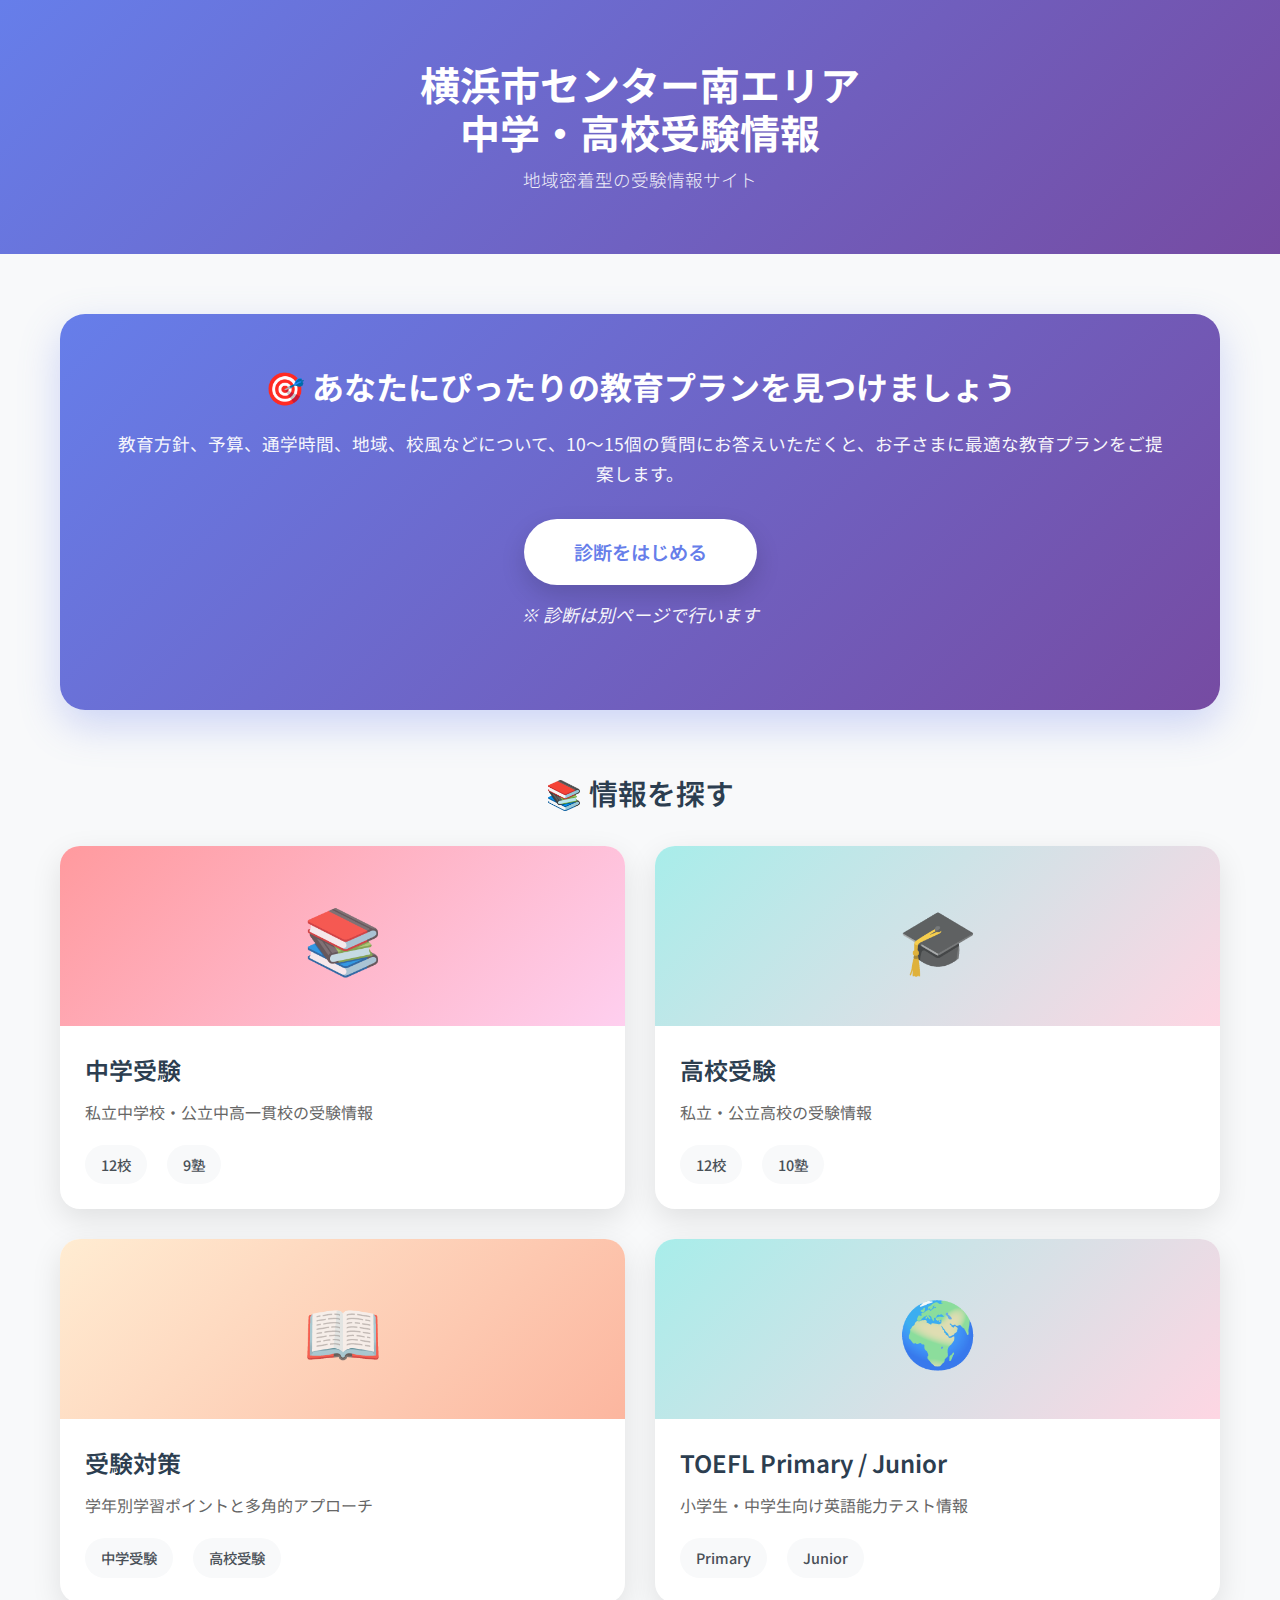
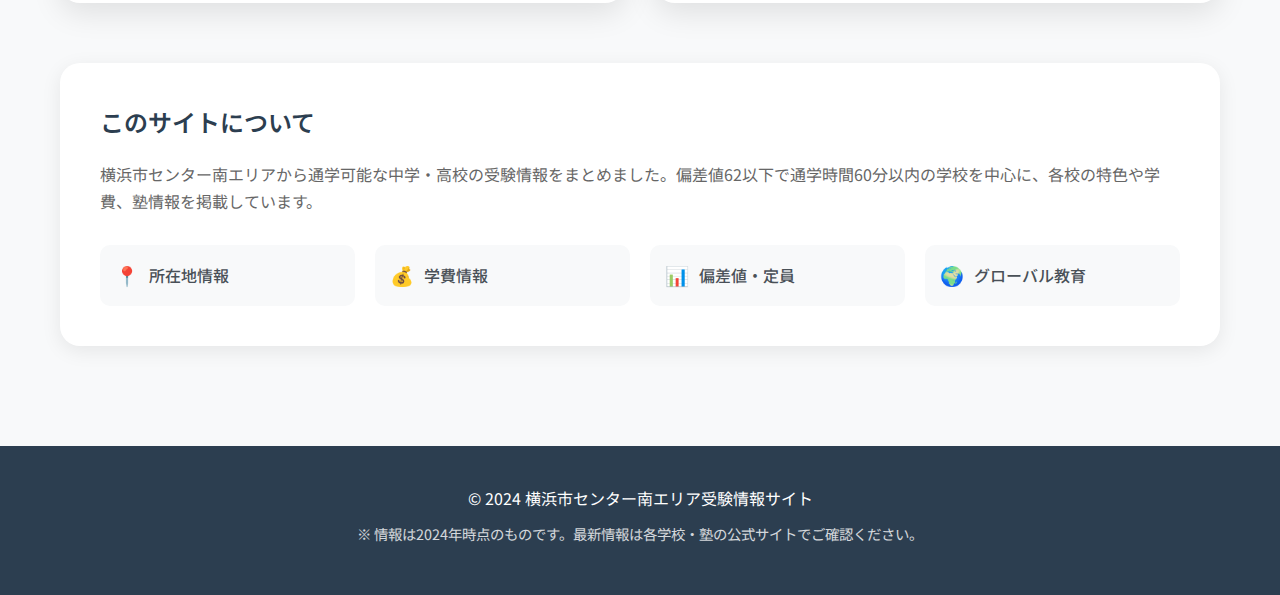
<file: index.html>
<!DOCTYPE html>
<html lang="ja">
<head>
    <meta charset="UTF-8">
    <meta name="viewport" content="width=device-width, initial-scale=1.0">
    <title>横浜市センター南エリア 中学・高校受験情報</title>
    <link rel="stylesheet" href="styles.css">
    <link href="https://fonts.googleapis.com/css2?family=Noto+Sans+JP:wght@300;400;500;700&display=swap" rel="stylesheet">
</head>
<body>
    <header class="header">
        <div class="container">
            <h1 class="main-title">横浜市センター南エリア<br>中学・高校受験情報</h1>
            <p class="subtitle">地域密着型の受験情報サイト</p>
        </div>
    </header>

    <main class="main-content">
        <div class="container">
            <!-- Educational Plan Recommender -->
            <div class="recommender-section">
                <div class="recommender-intro">
                    <h2>🎯 あなたにぴったりの教育プランを見つけましょう</h2>
                    <p>教育方針、予算、通学時間、地域、校風などについて、10〜15個の質問にお答えいただくと、お子さまに最適な教育プランをご提案します。</p>
                    <div class="diagnosis-cta">
                        <a href="education-policy.html" class="start-button">診断をはじめる</a>
                        <p class="cta-note">※ 診断は別ページで行います</p>
                    </div>
                </div>
            </div>

            <!-- Quick Access Section -->
            <div class="quick-access-section">
                <h2 class="section-title">📚 情報を探す</h2>
                <div class="navigation-cards">
                <div class="card middle-school-card" onclick="location.href='middle-school.html'">
                    <div class="card-image">
                        <div class="image-placeholder middle-school-image">
                            <div class="icon">📚</div>
                        </div>
                    </div>
                    <div class="card-content">
                        <h2>中学受験</h2>
                        <p>私立中学校・公立中高一貫校の受験情報</p>
                        <div class="card-stats">
                            <span class="stat">12校</span>
                            <span class="stat">9塾</span>
                        </div>
                    </div>
                    <div class="card-overlay">
                        <span class="overlay-text">詳細を見る</span>
                    </div>
                </div>

                <div class="card high-school-card" onclick="location.href='high-school.html'">
                    <div class="card-image">
                        <div class="image-placeholder high-school-image">
                            <div class="icon">🎓</div>
                        </div>
                    </div>
                    <div class="card-content">
                        <h2>高校受験</h2>
                        <p>私立・公立高校の受験情報</p>
                        <div class="card-stats">
                            <span class="stat">12校</span>
                            <span class="stat">10塾</span>
                        </div>
                    </div>
                    <div class="card-overlay">
                        <span class="overlay-text">詳細を見る</span>
                    </div>
                </div>

                <div class="card exam-prep-card" onclick="location.href='exam-prep.html'">
                    <div class="card-image">
                        <div class="image-placeholder exam-prep-image">
                            <div class="icon">📖</div>
                        </div>
                    </div>
                    <div class="card-content">
                        <h2>受験対策</h2>
                        <p>学年別学習ポイントと多角的アプローチ</p>
                        <div class="card-stats">
                            <span class="stat">中学受験</span>
                            <span class="stat">高校受験</span>
                        </div>
                    </div>
                    <div class="card-overlay">
                        <span class="overlay-text">詳細を見る</span>
                    </div>
                </div>

                <div class="card toefl-card" onclick="location.href='toefl.html'">
                    <div class="card-image">
                        <div class="image-placeholder toefl-image">
                            <div class="icon">🌍</div>
                        </div>
                    </div>
                    <div class="card-content">
                        <h2>TOEFL Primary / Junior</h2>
                        <p>小学生・中学生向け英語能力テスト情報</p>
                        <div class="card-stats">
                            <span class="stat">Primary</span>
                            <span class="stat">Junior</span>
                        </div>
                    </div>
                    <div class="card-overlay">
                        <span class="overlay-text">詳細を見る</span>
                    </div>
                </div>
            </div>

            </div>

            <div class="info-section">
                <h3>このサイトについて</h3>
                <p>横浜市センター南エリアから通学可能な中学・高校の受験情報をまとめました。偏差値62以下で通学時間60分以内の学校を中心に、各校の特色や学費、塾情報を掲載しています。</p>
                
                <div class="features">
                    <div class="feature">
                        <span class="feature-icon">📍</span>
                        <span>所在地情報</span>
                    </div>
                    <div class="feature">
                        <span class="feature-icon">💰</span>
                        <span>学費情報</span>
                    </div>
                    <div class="feature">
                        <span class="feature-icon">📊</span>
                        <span>偏差値・定員</span>
                    </div>
                    <div class="feature">
                        <span class="feature-icon">🌍</span>
                        <span>グローバル教育</span>
                    </div>
                </div>
            </div>
        </div>
    </main>

    <footer class="footer">
        <div class="container">
            <p>&copy; 2024 横浜市センター南エリア受験情報サイト</p>
            <p class="disclaimer">※ 情報は2024年時点のものです。最新情報は各学校・塾の公式サイトでご確認ください。</p>
        </div>
    </footer>

    <script>
        document.addEventListener('DOMContentLoaded', function() {
            // Add touch feedback for cards
            const cards = document.querySelectorAll('.card');
            cards.forEach(card => {
                card.addEventListener('touchstart', function() {
                    this.style.transform = 'translateY(-5px) scale(0.98)';
                });
                
                card.addEventListener('touchend', function() {
                    this.style.transform = 'translateY(-10px) scale(1)';
                });
            });
        });
    </script>
</body>
</html>
</file>
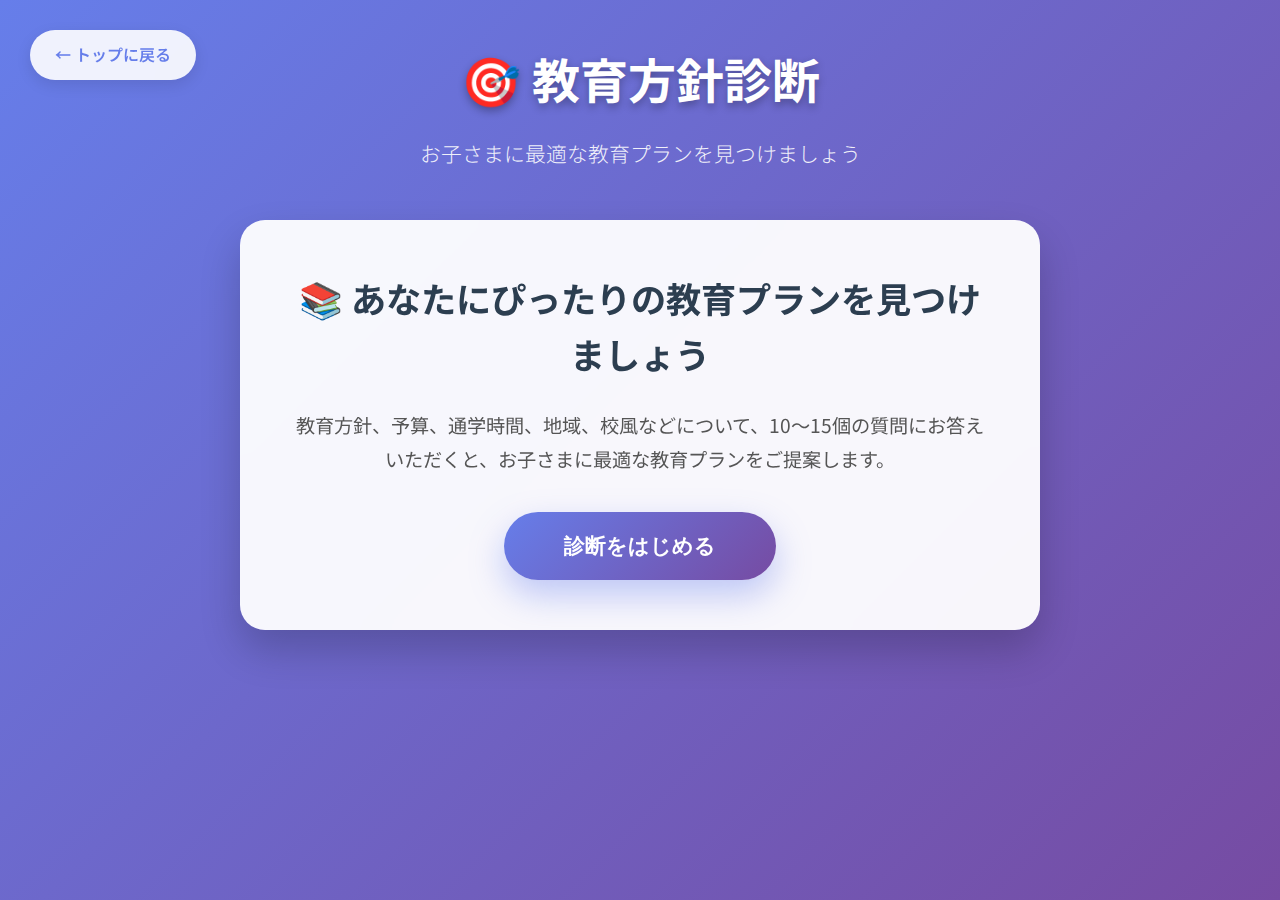
<file: education-policy.html>
<!DOCTYPE html>
<html lang="ja">
<head>
    <meta charset="UTF-8">
    <meta name="viewport" content="width=device-width, initial-scale=1.0">
    <title>教育方針診断 - 横浜市センター南エリア受験情報</title>
    <link rel="stylesheet" href="styles.css">
    <link href="https://fonts.googleapis.com/css2?family=Noto+Sans+JP:wght@300;400;500;700&display=swap" rel="stylesheet">
    <style>
        /* 教育方針診断専用スタイル */
        .education-policy-container {
            min-height: 100vh;
            background: linear-gradient(135deg, #667eea 0%, #764ba2 100%);
            padding: 40px 0;
        }

        .policy-header {
            text-align: center;
            color: white;
            margin-bottom: 50px;
        }

        .policy-header h1 {
            font-size: 3rem;
            font-weight: 700;
            margin-bottom: 20px;
            text-shadow: 0 4px 8px rgba(0, 0, 0, 0.3);
        }

        .policy-header .subtitle {
            font-size: 1.3rem;
            opacity: 0.9;
            margin-bottom: 30px;
        }

        .policy-intro {
            background: rgba(255, 255, 255, 0.95);
            border-radius: 25px;
            padding: 50px;
            margin: 0 auto 40px;
            max-width: 800px;
            text-align: center;
            box-shadow: 0 20px 40px rgba(0, 0, 0, 0.2);
            backdrop-filter: blur(10px);
        }

        .policy-intro h2 {
            font-size: 2.2rem;
            font-weight: 700;
            margin-bottom: 25px;
            color: #2c3e50;
            display: flex;
            align-items: center;
            justify-content: center;
            gap: 15px;
        }

        .policy-intro p {
            font-size: 1.2rem;
            color: #555;
            line-height: 1.8;
            margin-bottom: 35px;
        }

        .start-diagnosis-btn {
            background: linear-gradient(135deg, #667eea 0%, #764ba2 100%);
            color: white;
            border: none;
            padding: 20px 60px;
            border-radius: 50px;
            font-size: 1.3rem;
            font-weight: 600;
            cursor: pointer;
            transition: all 0.3s ease;
            box-shadow: 0 15px 35px rgba(102, 126, 234, 0.4);
            position: relative;
            overflow: hidden;
        }

        .start-diagnosis-btn::before {
            content: '';
            position: absolute;
            top: 0;
            left: -100%;
            width: 100%;
            height: 100%;
            background: linear-gradient(90deg, transparent, rgba(255, 255, 255, 0.2), transparent);
            transition: left 0.5s;
        }

        .start-diagnosis-btn:hover::before {
            left: 100%;
        }

        .start-diagnosis-btn:hover {
            transform: translateY(-5px);
            box-shadow: 0 20px 45px rgba(102, 126, 234, 0.6);
        }

        .diagnosis-container {
            background: white;
            border-radius: 25px;
            padding: 50px;
            margin: 0 auto;
            max-width: 900px;
            box-shadow: 0 25px 50px rgba(0, 0, 0, 0.15);
            display: none;
        }

        .progress-section {
            margin-bottom: 40px;
        }

        .progress-bar-container {
            background: #e9ecef;
            height: 12px;
            border-radius: 15px;
            overflow: hidden;
            margin-bottom: 15px;
            position: relative;
        }

        .progress-fill {
            background: linear-gradient(90deg, #667eea 0%, #764ba2 100%);
            height: 100%;
            width: 0%;
            transition: width 0.5s ease;
            border-radius: 15px;
            position: relative;
        }

        .progress-fill::after {
            content: '';
            position: absolute;
            top: 0;
            left: 0;
            right: 0;
            bottom: 0;
            background: linear-gradient(90deg, transparent, rgba(255, 255, 255, 0.3), transparent);
            animation: shimmer 2s infinite;
        }

        @keyframes shimmer {
            0% { transform: translateX(-100%); }
            100% { transform: translateX(100%); }
        }

        .progress-text {
            text-align: center;
            font-weight: 600;
            color: #667eea;
            font-size: 1.1rem;
        }

        .question-section {
            min-height: 500px;
            margin-bottom: 40px;
        }

        .question-card {
            background: linear-gradient(135deg, #f8f9fa 0%, #e8f4ff 100%);
            border-radius: 20px;
            padding: 40px;
            box-shadow: 0 10px 30px rgba(0, 0, 0, 0.1);
            animation: slideInUp 0.6s ease;
        }

        @keyframes slideInUp {
            from {
                opacity: 0;
                transform: translateY(30px);
            }
            to {
                opacity: 1;
                transform: translateY(0);
            }
        }

        .question-title {
            font-size: 1.8rem;
            font-weight: 600;
            margin-bottom: 35px;
            color: #2c3e50;
            text-align: center;
            line-height: 1.5;
        }

        .options-grid {
            display: grid;
            grid-template-columns: repeat(auto-fit, minmax(300px, 1fr));
            gap: 20px;
        }

        .option-card {
            background: white;
            border: 3px solid #e9ecef;
            border-radius: 15px;
            padding: 25px;
            cursor: pointer;
            transition: all 0.3s ease;
            position: relative;
            overflow: hidden;
        }

        .option-card::before {
            content: '';
            position: absolute;
            top: 0;
            left: 0;
            right: 0;
            bottom: 0;
            background: linear-gradient(135deg, rgba(102, 126, 234, 0.05) 0%, rgba(118, 75, 162, 0.05) 100%);
            opacity: 0;
            transition: opacity 0.3s ease;
        }

        .option-card:hover::before {
            opacity: 1;
        }

        .option-card:hover {
            transform: translateY(-5px);
            border-color: #667eea;
            box-shadow: 0 15px 35px rgba(102, 126, 234, 0.2);
        }

        .option-card.selected {
            background: linear-gradient(135deg, rgba(102, 126, 234, 0.1) 0%, rgba(118, 75, 162, 0.1) 100%);
            border-color: #667eea;
            box-shadow: 0 10px 25px rgba(102, 126, 234, 0.3);
        }

        .option-card.selected::after {
            content: '✓';
            position: absolute;
            top: 15px;
            right: 15px;
            width: 30px;
            height: 30px;
            background: #667eea;
            color: white;
            border-radius: 50%;
            display: flex;
            align-items: center;
            justify-content: center;
            font-weight: bold;
            font-size: 1.2rem;
        }

        .option-text {
            font-size: 1.1rem;
            color: #495057;
            font-weight: 500;
            line-height: 1.6;
            position: relative;
            z-index: 1;
        }

        .navigation-section {
            display: flex;
            justify-content: space-between;
            gap: 20px;
        }

        .nav-btn {
            padding: 15px 40px;
            border: none;
            border-radius: 30px;
            font-size: 1.1rem;
            font-weight: 600;
            cursor: pointer;
            transition: all 0.3s ease;
            min-width: 150px;
        }

        .nav-btn.prev {
            background: #e9ecef;
            color: #495057;
        }

        .nav-btn.prev:hover:not(:disabled) {
            background: #dee2e6;
            transform: translateY(-2px);
        }

        .nav-btn.next {
            background: linear-gradient(135deg, #667eea 0%, #764ba2 100%);
            color: white;
            flex: 1;
        }

        .nav-btn.next:hover:not(:disabled) {
            transform: translateY(-2px);
            box-shadow: 0 10px 25px rgba(102, 126, 234, 0.3);
        }

        .nav-btn:disabled {
            opacity: 0.5;
            cursor: not-allowed;
        }

        .results-section {
            display: none;
            animation: fadeIn 0.8s ease;
        }

        @keyframes fadeIn {
            from { opacity: 0; }
            to { opacity: 1; }
        }

        .results-header {
            text-align: center;
            margin-bottom: 40px;
        }

        .results-header h2 {
            font-size: 2.5rem;
            font-weight: 700;
            color: #2c3e50;
            margin-bottom: 20px;
        }

        .result-card {
            background: white;
            border-radius: 20px;
            padding: 35px;
            margin-bottom: 30px;
            box-shadow: 0 10px 30px rgba(0, 0, 0, 0.1);
            transition: transform 0.3s ease;
        }

        .result-card:hover {
            transform: translateY(-5px);
        }

        .result-card.primary {
            background: linear-gradient(135deg, #f8f9fa 0%, #e8f4ff 100%);
            border-left: 6px solid #667eea;
        }

        .result-card h3 {
            font-size: 1.5rem;
            font-weight: 600;
            margin-bottom: 20px;
            color: #2c3e50;
            display: flex;
            align-items: center;
            gap: 12px;
        }

        .result-highlight {
            font-size: 1.4rem;
            font-weight: 600;
            color: #667eea;
            line-height: 1.6;
            text-align: center;
            padding: 20px;
            background: rgba(102, 126, 234, 0.1);
            border-radius: 15px;
        }

        .school-list {
            list-style: none;
            padding: 0;
        }

        .school-list li {
            padding: 15px 25px;
            background: #f8f9fa;
            border-radius: 12px;
            margin-bottom: 12px;
            border-left: 5px solid #667eea;
            font-weight: 500;
            transition: all 0.3s ease;
            position: relative;
        }

        .school-list li:hover {
            background: #e8f4ff;
            transform: translateX(8px);
        }

        .school-list li::before {
            content: '🏫';
            margin-right: 10px;
        }

        .advice-list {
            list-style: none;
            padding: 0;
        }

        .advice-list li {
            padding: 12px 0;
            padding-left: 35px;
            position: relative;
            line-height: 1.7;
            color: #555;
            font-size: 1.1rem;
        }

        .advice-list li::before {
            content: "💡";
            position: absolute;
            left: 0;
            font-size: 1.2rem;
        }

        .next-steps {
            background: linear-gradient(135deg, #f8f9fa 0%, #fff 100%);
            border-radius: 20px;
            padding: 40px;
            margin-top: 40px;
        }

        .next-steps h3 {
            font-size: 1.6rem;
            font-weight: 600;
            margin-bottom: 30px;
            color: #2c3e50;
            text-align: center;
        }

        .steps-grid {
            display: grid;
            grid-template-columns: repeat(auto-fit, minmax(200px, 1fr));
            gap: 25px;
        }

        .step-card {
            background: white;
            padding: 30px 20px;
            border-radius: 15px;
            text-align: center;
            box-shadow: 0 5px 20px rgba(0, 0, 0, 0.08);
            transition: transform 0.3s ease;
        }

        .step-card:hover {
            transform: translateY(-8px);
        }

        .step-number {
            width: 60px;
            height: 60px;
            background: linear-gradient(135deg, #667eea 0%, #764ba2 100%);
            color: white;
            border-radius: 50%;
            display: flex;
            align-items: center;
            justify-content: center;
            font-size: 1.8rem;
            font-weight: 700;
            margin: 0 auto 20px;
        }

        .step-card p {
            color: #495057;
            font-weight: 500;
            line-height: 1.6;
            font-size: 1.1rem;
        }

        .restart-btn {
            background: linear-gradient(135deg, #667eea 0%, #764ba2 100%);
            color: white;
            border: none;
            padding: 18px 50px;
            border-radius: 30px;
            font-size: 1.2rem;
            font-weight: 600;
            cursor: pointer;
            transition: all 0.3s ease;
            display: block;
            margin: 40px auto 0;
        }

        .restart-btn:hover {
            transform: translateY(-3px);
            box-shadow: 0 15px 35px rgba(102, 126, 234, 0.4);
        }

        .back-to-home {
            position: fixed;
            top: 30px;
            left: 30px;
            background: rgba(255, 255, 255, 0.9);
            color: #667eea;
            padding: 12px 25px;
            border-radius: 25px;
            text-decoration: none;
            font-weight: 600;
            transition: all 0.3s ease;
            backdrop-filter: blur(10px);
            box-shadow: 0 5px 15px rgba(0, 0, 0, 0.1);
        }

        .back-to-home:hover {
            background: white;
            transform: translateY(-2px);
            box-shadow: 0 8px 25px rgba(0, 0, 0, 0.15);
        }

        /* レスポンシブデザイン */
        @media (max-width: 768px) {
            .policy-header h1 {
                font-size: 2.2rem;
            }

            .policy-intro {
                padding: 30px 20px;
                margin: 0 20px 30px;
            }

            .policy-intro h2 {
                font-size: 1.8rem;
            }

            .diagnosis-container {
                padding: 30px 20px;
                margin: 0 20px;
            }

            .question-title {
                font-size: 1.4rem;
            }

            .options-grid {
                grid-template-columns: 1fr;
            }

            .navigation-section {
                flex-direction: column;
            }

            .nav-btn {
                width: 100%;
            }

            .steps-grid {
                grid-template-columns: 1fr;
            }

            .back-to-home {
                position: static;
                display: inline-block;
                margin-bottom: 30px;
            }
        }
    </style>
</head>
<body>
    <div class="education-policy-container">
        <a href="index.html" class="back-to-home">← トップに戻る</a>
        
        <div class="policy-header">
            <h1>🎯 教育方針診断</h1>
            <p class="subtitle">お子さまに最適な教育プランを見つけましょう</p>
        </div>

        <div class="policy-intro" id="introSection">
            <h2>📚 あなたにぴったりの教育プランを見つけましょう</h2>
            <p>教育方針、予算、通学時間、地域、校風などについて、10〜15個の質問にお答えいただくと、お子さまに最適な教育プランをご提案します。</p>
            <button class="start-diagnosis-btn" id="startButton">診断をはじめる</button>
        </div>

        <div class="diagnosis-container" id="diagnosisContainer">
            <div class="progress-section">
                <div class="progress-bar-container">
                    <div class="progress-fill" id="progressFill"></div>
                </div>
                <div class="progress-text" id="progressText">質問 1 / 15</div>
            </div>

            <div class="question-section" id="questionSection">
                <div class="question-card">
                    <h3 class="question-title" id="questionTitle"></h3>
                    <div class="options-grid" id="optionsContainer">
                        <!-- 選択肢が動的に挿入される -->
                    </div>
                </div>
            </div>

            <div class="navigation-section">
                <button class="nav-btn prev" id="prevButton" disabled>戻る</button>
                <button class="nav-btn next" id="nextButton" disabled>次へ</button>
            </div>

            <div class="results-section" id="resultsSection">
                <div class="results-header">
                    <h2>📊 診断結果</h2>
                </div>
                <div id="resultContent">
                    <!-- 結果が動的に挿入される -->
                </div>
                <button class="restart-btn" id="restartButton">もう一度診断する</button>
            </div>
        </div>
    </div>

    <script>
        // 教育方針診断システム
        const questions = [
            {
                id: 1,
                question: "お子さまの現在の学年を教えてください",
                type: "single",
                options: [
                    { value: "elementary-low", label: "小学1〜3年生" },
                    { value: "elementary-high", label: "小学4〜6年生" },
                    { value: "middle", label: "中学生" }
                ]
            },
            {
                id: 2,
                question: "希望する進路はどれですか？",
                type: "single",
                options: [
                    { value: "private-middle", label: "私立中学受験" },
                    { value: "public-combined", label: "公立中高一貫校受検" },
                    { value: "public-middle", label: "地域の公立中学" },
                    { value: "private-high", label: "私立高校受験" },
                    { value: "public-high", label: "公立高校受験" },
                    { value: "undecided", label: "まだ決めていない" }
                ]
            },
            {
                id: 3,
                question: "教育における最も重視する価値観は？",
                type: "single",
                options: [
                    { value: "academic", label: "学力・偏差値重視" },
                    { value: "global", label: "グローバル教育・語学力" },
                    { value: "balanced", label: "文武両道・バランス" },
                    { value: "independent", label: "自主性・創造性" },
                    { value: "traditional", label: "伝統・規律" }
                ]
            },
            {
                id: 4,
                question: "年間の教育費予算はどのくらいですか？（塾・習い事含む）",
                type: "single",
                options: [
                    { value: "budget-low", label: "〜50万円" },
                    { value: "budget-mid", label: "50〜100万円" },
                    { value: "budget-high", label: "100〜200万円" },
                    { value: "budget-very-high", label: "200万円以上" },
                    { value: "budget-flexible", label: "柔軟に対応可能" }
                ]
            },
            {
                id: 5,
                question: "希望する通学時間は？",
                type: "single",
                options: [
                    { value: "commute-30", label: "30分以内" },
                    { value: "commute-45", label: "45分以内" },
                    { value: "commute-60", label: "60分以内" },
                    { value: "commute-90", label: "90分以内でも可" }
                ]
            },
            {
                id: 6,
                question: "好みの学校の雰囲気は？",
                type: "single",
                options: [
                    { value: "atmosphere-strict", label: "規律正しく厳格" },
                    { value: "atmosphere-moderate", label: "程よく自由" },
                    { value: "atmosphere-free", label: "自由でのびのび" },
                    { value: "atmosphere-innovative", label: "革新的・先進的" }
                ]
            },
            {
                id: 7,
                question: "お子さまの学習スタイルは？",
                type: "single",
                options: [
                    { value: "learning-competitive", label: "競争心が強く、目標に向かって頑張るタイプ" },
                    { value: "learning-steady", label: "コツコツ着実に取り組むタイプ" },
                    { value: "learning-creative", label: "探究心が強く、創造的なタイプ" },
                    { value: "learning-social", label: "友達と協力しながら学ぶのが得意" }
                ]
            },
            {
                id: 8,
                question: "英語教育の重要度は？",
                type: "single",
                options: [
                    { value: "english-critical", label: "非常に重要（留学・国際進学も視野）" },
                    { value: "english-important", label: "重要（受験での強みにしたい）" },
                    { value: "english-moderate", label: "普通（バランスよく学びたい）" },
                    { value: "english-basic", label: "基本的なレベルで十分" }
                ]
            },
            {
                id: 9,
                question: "部活動・課外活動への期待は？",
                type: "single",
                options: [
                    { value: "club-essential", label: "積極的に参加させたい" },
                    { value: "club-moderate", label: "勉強とのバランスで" },
                    { value: "club-minimal", label: "勉強優先でよい" },
                    { value: "club-specific", label: "特定の活動に力を入れたい" }
                ]
            },
            {
                id: 10,
                question: "大学進学の希望は？",
                type: "single",
                options: [
                    { value: "university-top", label: "難関国公立・早慶上智レベル" },
                    { value: "university-gmarch", label: "GMARCH・関関同立レベル" },
                    { value: "university-general", label: "4年制大学に進学できれば" },
                    { value: "university-flexible", label: "まだ考えていない" }
                ]
            },
            {
                id: 11,
                question: "共学・別学の希望は？",
                type: "single",
                options: [
                    { value: "coed-only", label: "共学希望" },
                    { value: "separate-boys", label: "男子校希望" },
                    { value: "separate-girls", label: "女子校希望" },
                    { value: "coed-flexible", label: "どちらでも" }
                ]
            },
            {
                id: 12,
                question: "宗教系学校についてのお考えは？",
                type: "single",
                options: [
                    { value: "religion-prefer", label: "宗教教育を受けさせたい" },
                    { value: "religion-ok", label: "問題ない" },
                    { value: "religion-avoid", label: "できれば避けたい" }
                ]
            },
            {
                id: 13,
                question: "お子さまの性格で当てはまるものは？",
                type: "multiple",
                options: [
                    { value: "personality-leader", label: "リーダーシップがある" },
                    { value: "personality-calm", label: "落ち着いている" },
                    { value: "personality-active", label: "活発で元気" },
                    { value: "personality-curious", label: "好奇心旺盛" },
                    { value: "personality-sensitive", label: "繊細で思いやりがある" }
                ]
            },
            {
                id: 14,
                question: "将来のキャリアについて関心がある分野は？（複数選択可）",
                type: "multiple",
                options: [
                    { value: "career-stem", label: "理系・STEM分野" },
                    { value: "career-liberal", label: "文系・人文社会科学" },
                    { value: "career-arts", label: "芸術・クリエイティブ" },
                    { value: "career-business", label: "ビジネス・経営" },
                    { value: "career-medical", label: "医療・福祉" },
                    { value: "career-international", label: "国際関係" },
                    { value: "career-undecided", label: "まだ決まっていない" }
                ]
            },
            {
                id: 15,
                question: "最後に、その他重視する条件があれば教えてください",
                type: "multiple",
                options: [
                    { value: "other-uniform", label: "制服が魅力的" },
                    { value: "other-facilities", label: "最新の設備・施設" },
                    { value: "other-tradition", label: "伝統と実績" },
                    { value: "other-innovation", label: "先進的な教育方針" },
                    { value: "other-support", label: "きめ細やかなサポート" },
                    { value: "other-diversity", label: "多様性のある環境" },
                    { value: "other-none", label: "特になし" }
                ]
            }
        ];

        let currentQuestion = 0;
        let answers = {};

        document.addEventListener('DOMContentLoaded', function() {
            const startButton = document.getElementById('startButton');
            const prevButton = document.getElementById('prevButton');
            const nextButton = document.getElementById('nextButton');
            const restartButton = document.getElementById('restartButton');

            startButton.addEventListener('click', startDiagnosis);
            prevButton.addEventListener('click', previousQuestion);
            nextButton.addEventListener('click', nextQuestion);
            restartButton.addEventListener('click', restartDiagnosis);
        });

        function startDiagnosis() {
            document.getElementById('introSection').style.display = 'none';
            document.getElementById('diagnosisContainer').style.display = 'block';
            currentQuestion = 0;
            answers = {};
            showQuestion();
        }

        function showQuestion() {
            const question = questions[currentQuestion];
            const titleElement = document.getElementById('questionTitle');
            const optionsContainer = document.getElementById('optionsContainer');
            
            titleElement.textContent = question.question;
            
            let html = '';
            question.options.forEach(option => {
                const isSelected = question.type === 'single' 
                    ? answers[question.id] === option.value
                    : answers[question.id] && answers[question.id].includes(option.value);
                
                html += `
                    <div class="option-card ${isSelected ? 'selected' : ''}" 
                         data-value="${option.value}" 
                         data-type="${question.type}">
                        <div class="option-text">${option.label}</div>
                    </div>
                `;
            });

            optionsContainer.innerHTML = html;

            // 選択肢にクリックイベントを追加
            const optionCards = optionsContainer.querySelectorAll('.option-card');
            optionCards.forEach(card => {
                card.addEventListener('click', function() {
                    const value = this.dataset.value;
                    const type = this.dataset.type;
                    
                    if (type === 'single') {
                        // 単一選択の場合、他の選択を解除
                        optionCards.forEach(c => c.classList.remove('selected'));
                        this.classList.add('selected');
                        answers[question.id] = value;
                    } else {
                        // 複数選択の場合、トグル
                        this.classList.toggle('selected');
                        if (!answers[question.id]) answers[question.id] = [];
                        
                        if (this.classList.contains('selected')) {
                            answers[question.id].push(value);
                        } else {
                            answers[question.id] = answers[question.id].filter(v => v !== value);
                        }
                    }
                    
                    updateButtons();
                });
            });

            updateProgress();
            updateButtons();
        }

        function updateProgress() {
            const progress = ((currentQuestion + 1) / questions.length) * 100;
            document.getElementById('progressFill').style.width = progress + '%';
            document.getElementById('progressText').textContent = `質問 ${currentQuestion + 1} / ${questions.length}`;
        }

        function updateButtons() {
            const prevButton = document.getElementById('prevButton');
            const nextButton = document.getElementById('nextButton');
            const question = questions[currentQuestion];
            
            prevButton.disabled = currentQuestion === 0;
            
            const hasAnswer = question.type === 'single' 
                ? answers[question.id] 
                : answers[question.id] && answers[question.id].length > 0;
            
            nextButton.disabled = !hasAnswer;
            nextButton.textContent = currentQuestion === questions.length - 1 ? '結果を見る' : '次へ';
        }

        function previousQuestion() {
            if (currentQuestion > 0) {
                currentQuestion--;
                showQuestion();
            }
        }

        function nextQuestion() {
            if (currentQuestion < questions.length - 1) {
                currentQuestion++;
                showQuestion();
            } else {
                showResults();
            }
        }

        function showResults() {
            document.getElementById('questionSection').style.display = 'none';
            document.getElementById('resultsSection').style.display = 'block';
            
            const analysis = analyzeAnswers();
            displayResults(analysis);
        }

        function analyzeAnswers() {
            const grade = answers[1];
            const path = answers[2];
            const values = answers[3];
            const budget = answers[4];
            const commute = answers[5];
            const atmosphere = answers[6];
            const learning = answers[7];
            const english = answers[8];
            const club = answers[9];
            const university = answers[10];
            const coed = answers[11];
            const religion = answers[12];

            let recommendedPath = '';
            let schoolSuggestions = [];
            let studyApproach = '';
            let timelineSuggestion = '';

            // Determine recommended path based on answers
            if (path === 'undecided') {
                if (grade === 'elementary-high') {
                    if (values === 'academic' && budget !== 'budget-low') {
                        recommendedPath = '私立中学受験を検討することをお勧めします';
                        schoolSuggestions = ['森村学園中等部', '桐蔭学園中等教育学校', '山手学院中学校'];
                    } else if (values === 'global') {
                        recommendedPath = 'グローバル教育に力を入れている私立中学をお勧めします';
                        schoolSuggestions = ['青山学院横浜英和中学校', '山手学院中学校', '関東学院中学校'];
                    } else {
                        recommendedPath = '公立中学から高校受験のルートが適しています';
                        schoolSuggestions = ['地域の公立中学', '県立横浜翠嵐高校（高校）', '県立希望ケ丘高校（高校）'];
                    }
                } else if (grade === 'middle') {
                    recommendedPath = '高校受験に向けた準備を進めましょう';
                    if (values === 'academic') {
                        schoolSuggestions = ['県立横浜翠嵐高校', '県立柏陽高校', '桐蔭学園高等学校'];
                    } else if (values === 'global') {
                        schoolSuggestions = ['山手学院高等学校', '桐光学園高等学校', '県立横浜国際高校'];
                    } else {
                        schoolSuggestions = ['県立市ケ尾高校', '県立元石川高校', '日本大学高等学校'];
                    }
                }
            } else if (path === 'private-middle') {
                recommendedPath = '私立中学受験';
                if (values === 'academic') {
                    schoolSuggestions = ['桐蔭学園中等教育学校', '神奈川大学附属中学校', '森村学園中等部'];
                } else if (values === 'global') {
                    schoolSuggestions = ['青山学院横浜英和中学校', '山手学院中学校', '捜真女学校中学部'];
                } else if (values === 'balanced') {
                    schoolSuggestions = ['森村学園中等部', '横浜女学院中学校', '関東学院中学校'];
                }
            } else if (path === 'public-combined') {
                recommendedPath = '公立中高一貫校受検';
                schoolSuggestions = ['横浜市立南高等学校附属中学校', '横浜市立横浜サイエンスフロンティア高等学校附属中学校'];
            } else if (path.includes('high')) {
                recommendedPath = '高校受験';
                if (values === 'academic') {
                    schoolSuggestions = ['県立横浜翠嵐高校', '県立柏陽高校', '桐蔭学園高等学校'];
                } else if (values === 'global') {
                    schoolSuggestions = ['山手学院高等学校', '県立横浜国際高校', '桐光学園高等学校'];
                } else {
                    schoolSuggestions = ['県立市ケ尾高校', '日本大学高等学校', '関東学院高等学校'];
                }
            } else {
                recommendedPath = '地域の公立中学から高校受験';
                schoolSuggestions = ['地域の公立中学校', '県立希望ケ丘高校', '県立市ケ尾高校'];
            }

            // Determine study approach
            if (learning === 'learning-competitive' && values === 'academic') {
                studyApproach = 'スパルタ型：SAPIX、日能研などの大手進学塾で、競争環境の中で実力を伸ばす';
            } else if (values === 'global' || english === 'english-critical') {
                studyApproach = 'グローバル重視型：英語教育と国際感覚を養いながら受験準備を進める';
            } else {
                studyApproach = 'バランス型：CG啓明館、栄光ゼミナールなど、学力とメンタル面をバランスよくサポート';
            }

            // Timeline suggestion
            if (grade === 'elementary-low') {
                timelineSuggestion = '小学4年生から本格的な受験準備を開始することをお勧めします。それまでは基礎学力の定着と学習習慣の確立に注力しましょう。';
            } else if (grade === 'elementary-high') {
                if (path === 'private-middle' || path === 'public-combined') {
                    timelineSuggestion = '今すぐ塾選びを始め、6年生の秋までに志望校を絞り込みましょう。';
                } else {
                    timelineSuggestion = '中学受験をしない場合も、公立中学で上位を目指せるよう基礎を固めておくことが重要です。';
                }
            } else {
                timelineSuggestion = '高校受験に向けて、中2の終わりまでに基礎を固め、中3から本格的な受験対策を始めましょう。';
            }

            return {
                recommendedPath,
                schoolSuggestions,
                studyApproach,
                timelineSuggestion,
                values,
                budget,
                commute,
                atmosphere,
                english
            };
        }

        function displayResults(analysis) {
            const resultContent = document.getElementById('resultContent');

            resultContent.innerHTML = `
                <div class="result-card primary">
                    <h3>🎯 おすすめの教育プラン</h3>
                    <p class="result-highlight">${analysis.recommendedPath}</p>
                </div>

                <div class="result-card">
                    <h3>🏫 おすすめの学校</h3>
                    <ul class="school-list">
                        ${analysis.schoolSuggestions.map(school => `<li>${school}</li>`).join('')}
                    </ul>
                    <p style="margin-top: 15px; font-size: 0.9rem; color: #666; font-style: italic;">詳細は各学校ページをご確認ください。</p>
                </div>

                <div class="result-card">
                    <h3>📚 推奨する学習アプローチ</h3>
                    <p style="font-size: 1.1rem; line-height: 1.7; color: #555;">${analysis.studyApproach}</p>
                </div>

                <div class="result-card">
                    <h3>⏰ スケジュール提案</h3>
                    <p style="font-size: 1.1rem; line-height: 1.7; color: #555;">${analysis.timelineSuggestion}</p>
                </div>

                <div class="result-card">
                    <h3>💡 追加のアドバイス</h3>
                    <ul class="advice-list">
                        ${generateAdditionalAdvice(analysis).map(advice => `<li>${advice}</li>`).join('')}
                    </ul>
                </div>

                <div class="next-steps">
                    <h3>次のステップ</h3>
                    <div class="steps-grid">
                        <div class="step-card">
                            <div class="step-number">1</div>
                            <p>気になる学校の詳細ページを確認</p>
                        </div>
                        <div class="step-card">
                            <div class="step-number">2</div>
                            <p>学校説明会や見学会に参加</p>
                        </div>
                        <div class="step-card">
                            <div class="step-number">3</div>
                            <p>塾の体験授業を受けてみる</p>
                        </div>
                        <div class="step-card">
                            <div class="step-number">4</div>
                            <p>家族で教育方針を話し合う</p>
                        </div>
                    </div>
                </div>
            `;
        }

        function generateAdditionalAdvice(analysis) {
            const advice = [];

            if (analysis.english === 'english-critical' || analysis.english === 'english-important') {
                advice.push('英語教育を重視されているので、TOEFL Primary/Juniorの受験も検討してみてください。');
            }

            if (analysis.budget === 'budget-low' || analysis.budget === 'budget-mid') {
                advice.push('予算を考慮し、公立校や奨学金制度が充実している学校も選択肢に入れましょう。');
            }

            if (analysis.commute === 'commute-30') {
                advice.push('通学時間30分以内をご希望なので、近隣の学校を優先的に検討しましょう。');
            }

            if (analysis.atmosphere === 'atmosphere-free') {
                advice.push('自由な校風を好まれているので、学校見学で生徒の様子を実際に確認することをお勧めします。');
            }

            if (analysis.values === 'global') {
                advice.push('国際教育プログラムや留学制度の充実度を比較検討しましょう。');
            }

            if (advice.length === 0) {
                advice.push('学校選びは実際に足を運んで雰囲気を感じることが大切です。');
                advice.push('お子さまの意見も聞きながら、家族で納得できる選択をしましょう。');
            }

            return advice;
        }

        function restartDiagnosis() {
            document.getElementById('resultsSection').style.display = 'none';
            document.getElementById('questionSection').style.display = 'block';
            document.getElementById('introSection').style.display = 'block';
            document.getElementById('diagnosisContainer').style.display = 'none';
            currentQuestion = 0;
            answers = {};
        }
    </script>
</body>
</html>
</file>
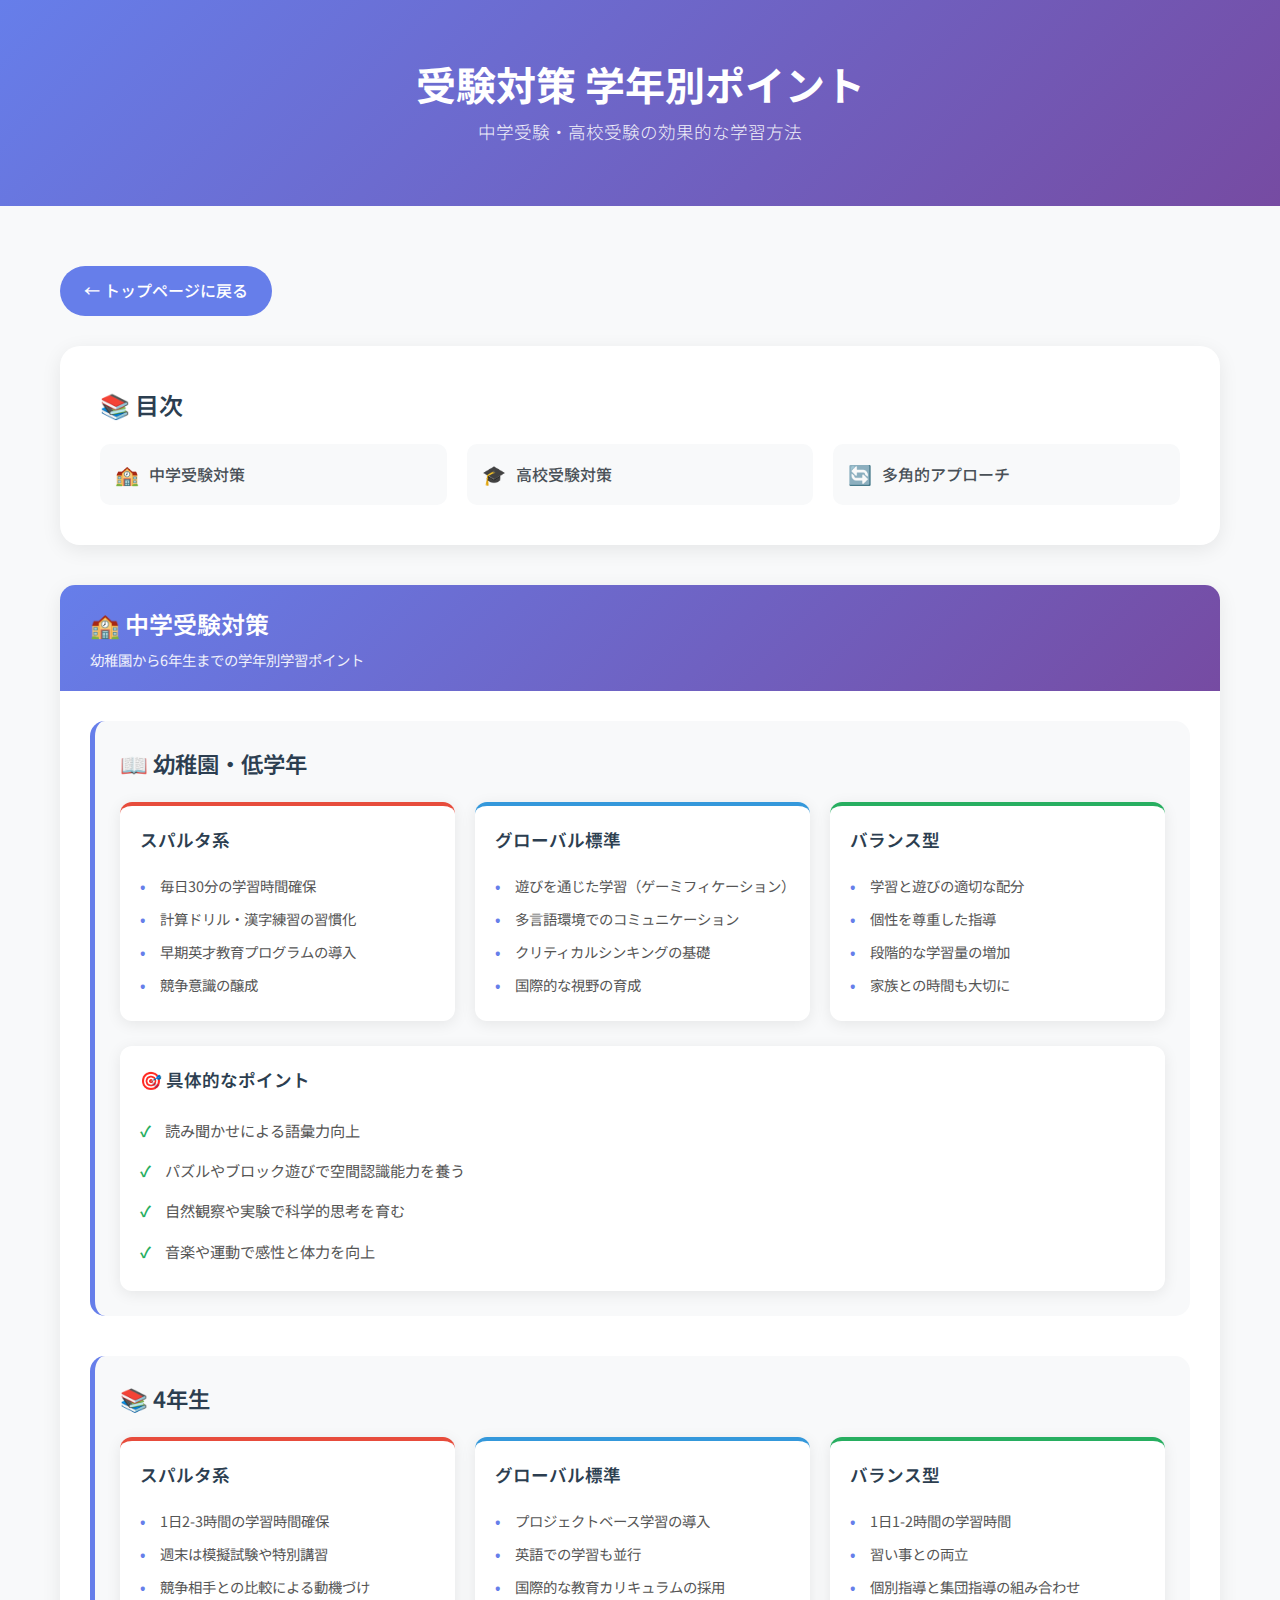
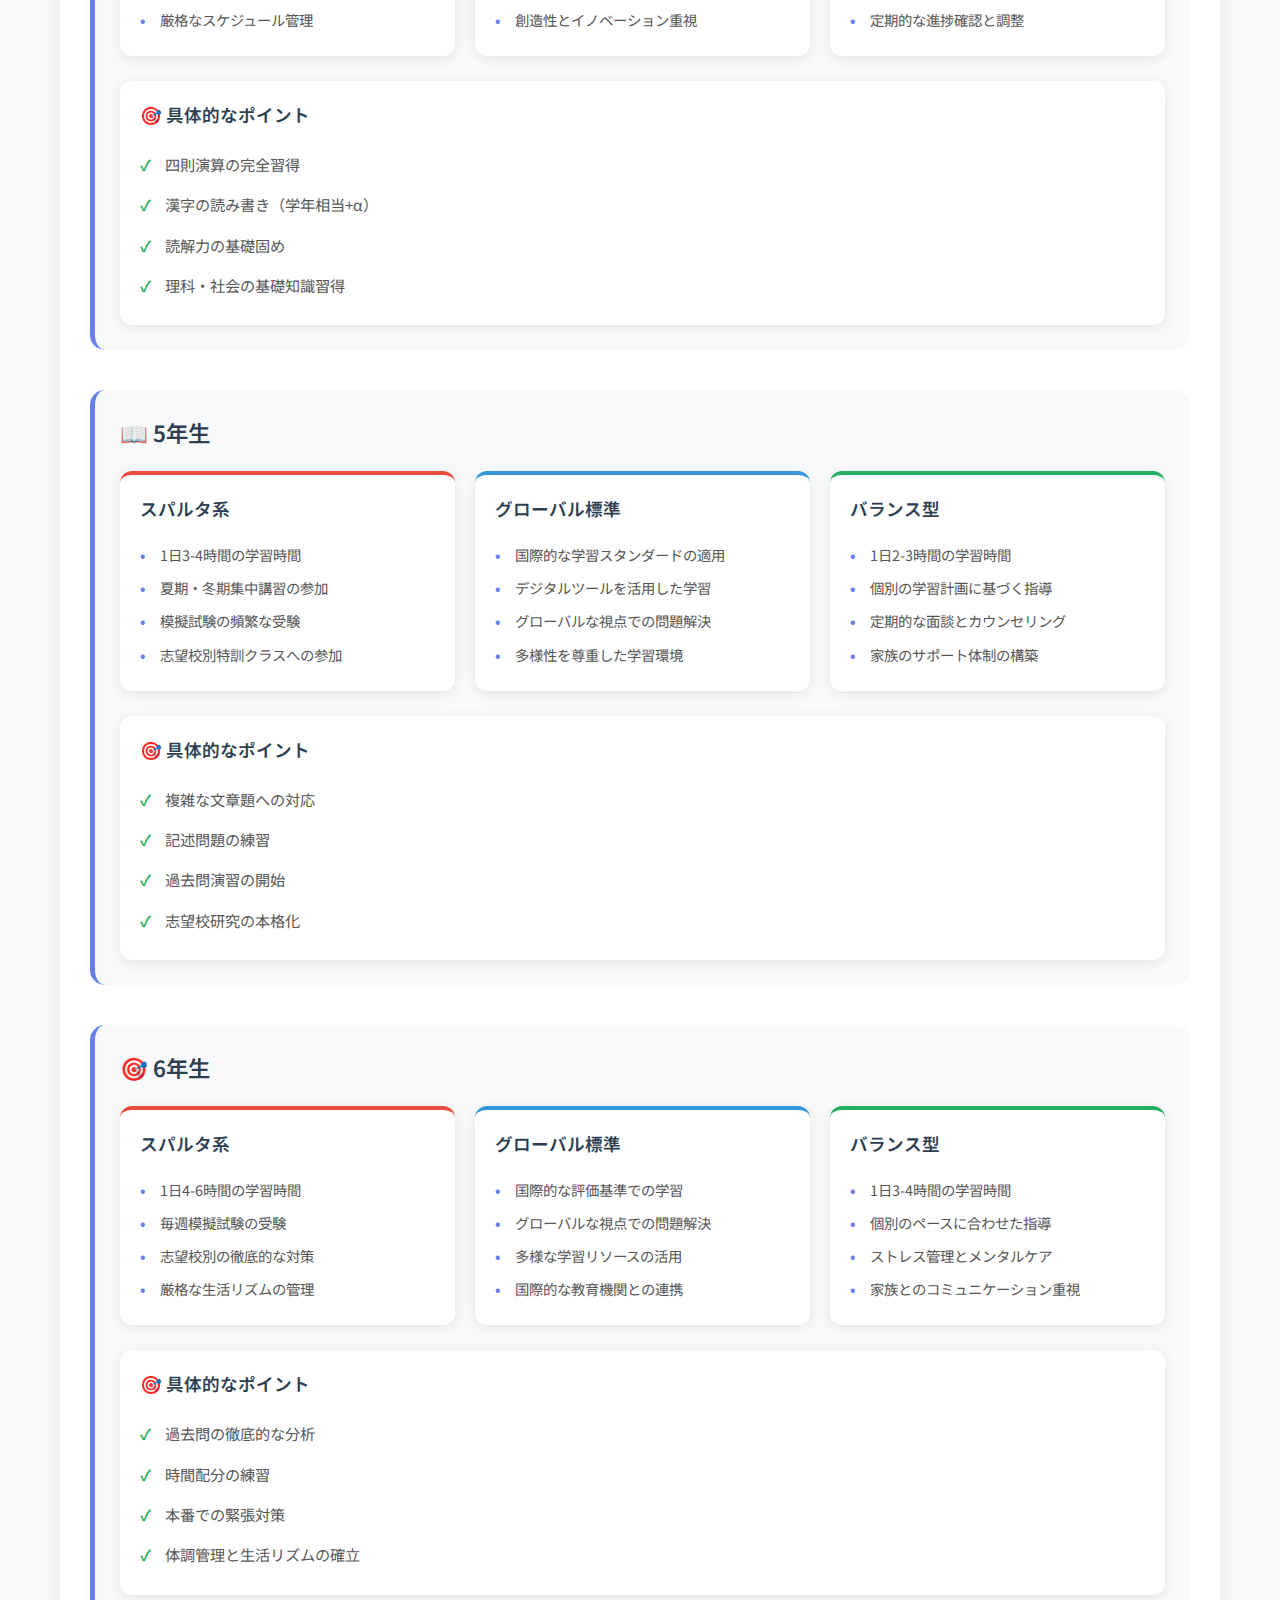
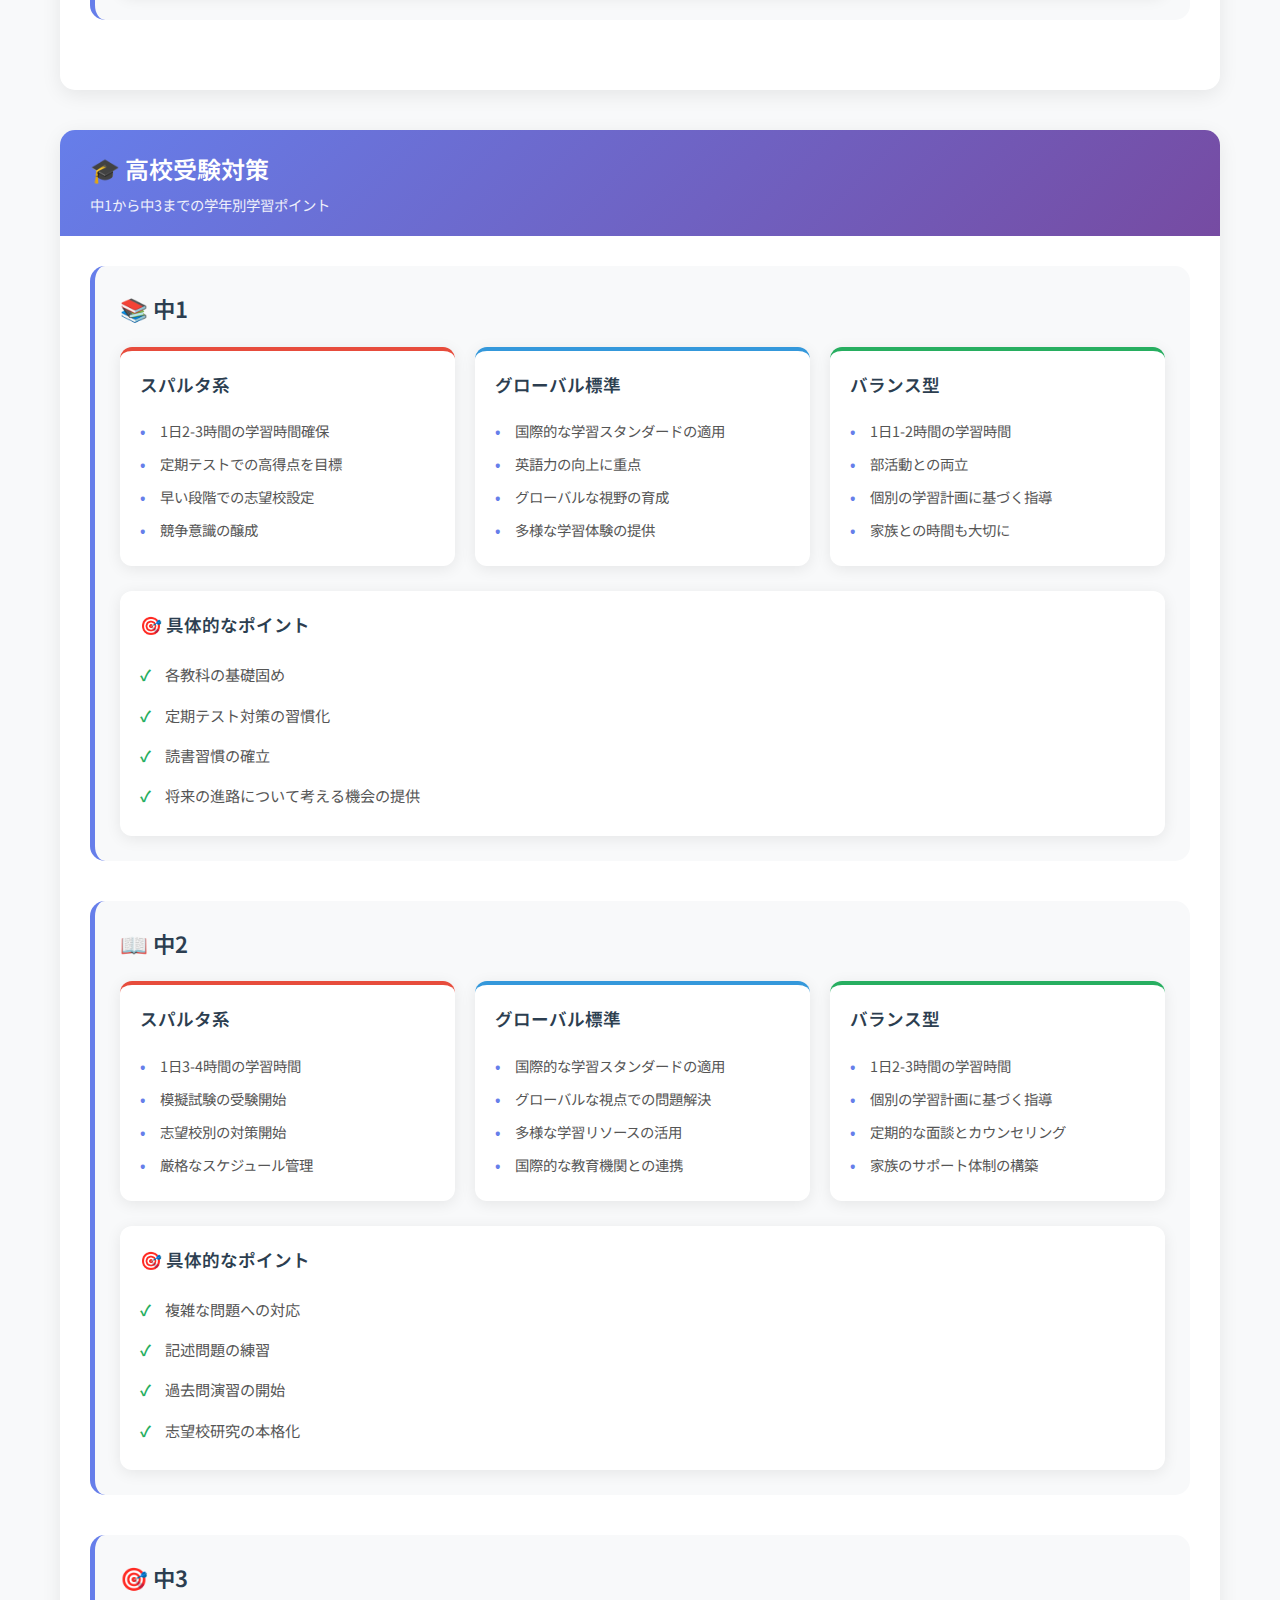
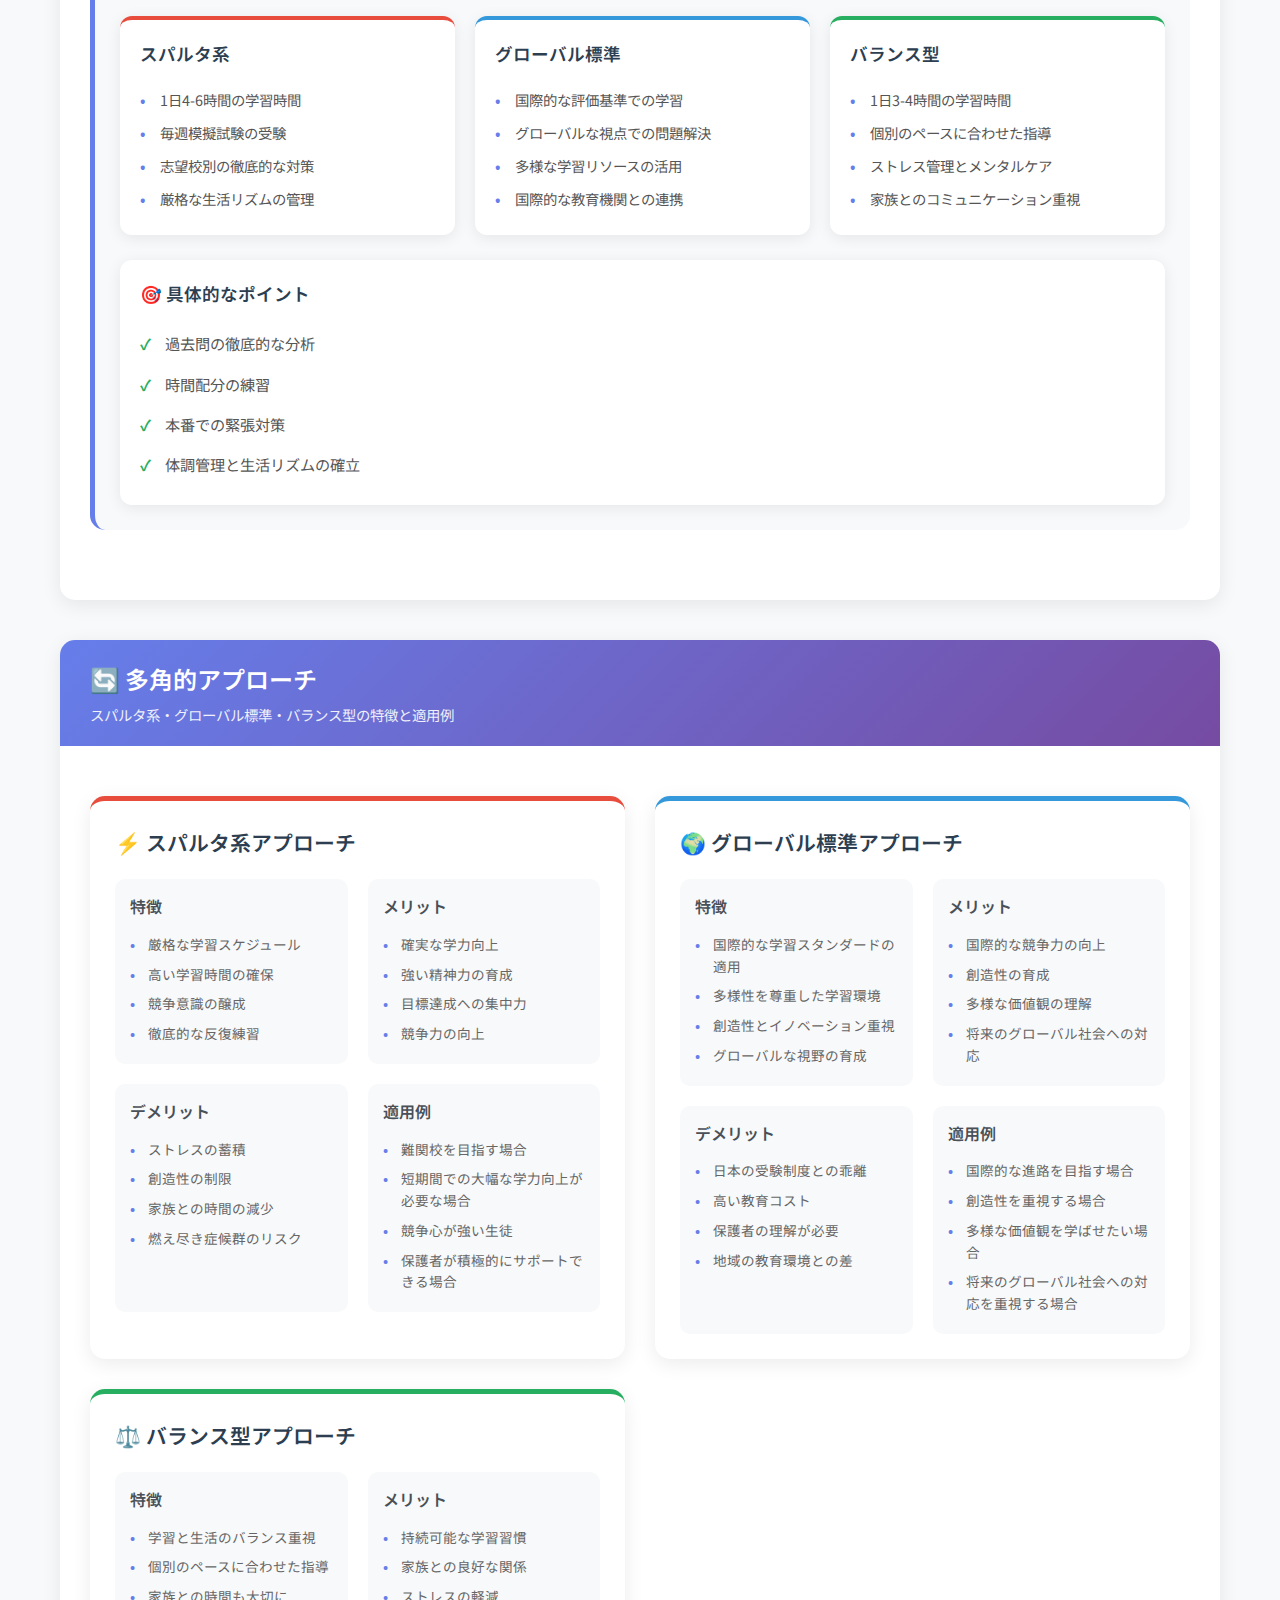
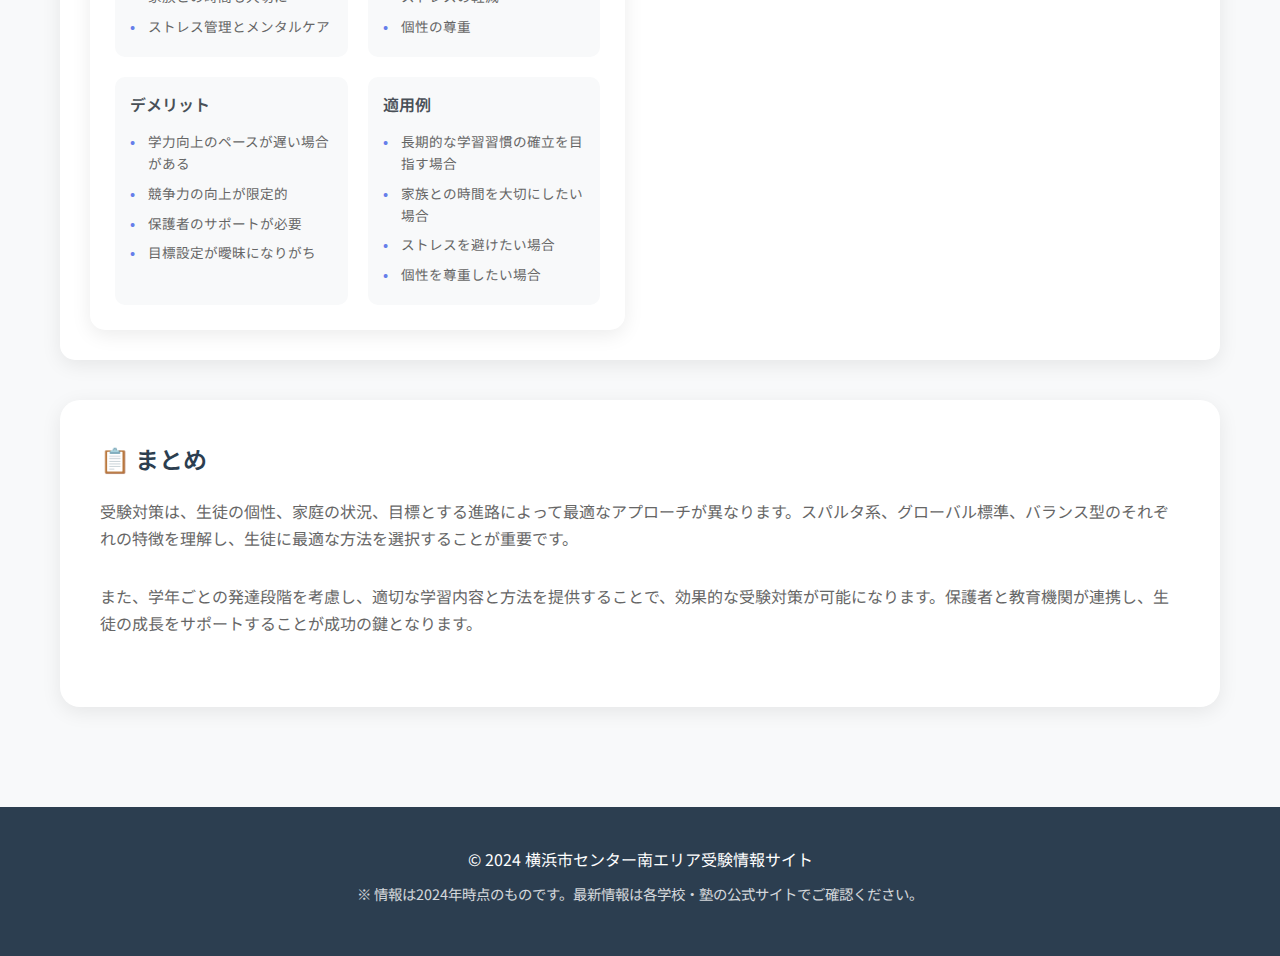
<file: exam-prep.html>
<!DOCTYPE html>
<html lang="ja">
<head>
    <meta charset="UTF-8">
    <meta name="viewport" content="width=device-width, initial-scale=1.0">
    <title>受験対策 学年別ポイント - 横浜市センター南エリア</title>
    <link rel="stylesheet" href="styles.css">
    <link href="https://fonts.googleapis.com/css2?family=Noto+Sans+JP:wght@300;400;500;700&display=swap" rel="stylesheet">
</head>
<body>
    <header class="header">
        <div class="container">
            <h1 class="main-title">受験対策 学年別ポイント</h1>
            <p class="subtitle">中学受験・高校受験の効果的な学習方法</p>
        </div>
    </header>

    <main class="main-content">
        <div class="container">
            <a href="index.html" class="back-button">
                ← トップページに戻る
            </a>

            <!-- Table of Contents -->
            <div class="info-section">
                <h3>📚 目次</h3>
                <div class="features">
                    <div class="feature">
                        <span class="feature-icon">🏫</span>
                        <span><a href="#elementary-prep" style="color: inherit; text-decoration: none;">中学受験対策</a></span>
                    </div>
                    <div class="feature">
                        <span class="feature-icon">🎓</span>
                        <span><a href="#high-school-prep" style="color: inherit; text-decoration: none;">高校受験対策</a></span>
                    </div>
                    <div class="feature">
                        <span class="feature-icon">🔄</span>
                        <span><a href="#approaches" style="color: inherit; text-decoration: none;">多角的アプローチ</a></span>
                    </div>
                </div>
            </div>

            <!-- Elementary School Exam Prep -->
            <div id="elementary-prep" class="table-container">
                <div class="table-header">
                    <h2>🏫 中学受験対策</h2>
                    <p>幼稚園から6年生までの学年別学習ポイント</p>
                </div>
                <div class="exam-prep-content">
                    <div class="grade-section">
                        <h3>📖 幼稚園・低学年</h3>
                        <div class="approach-grid">
                            <div class="approach-card sparta">
                                <h4>スパルタ系</h4>
                                <ul>
                                    <li>毎日30分の学習時間確保</li>
                                    <li>計算ドリル・漢字練習の習慣化</li>
                                    <li>早期英才教育プログラムの導入</li>
                                    <li>競争意識の醸成</li>
                                </ul>
                            </div>
                            <div class="approach-card global">
                                <h4>グローバル標準</h4>
                                <ul>
                                    <li>遊びを通じた学習（ゲーミフィケーション）</li>
                                    <li>多言語環境でのコミュニケーション</li>
                                    <li>クリティカルシンキングの基礎</li>
                                    <li>国際的な視野の育成</li>
                                </ul>
                            </div>
                            <div class="approach-card balanced">
                                <h4>バランス型</h4>
                                <ul>
                                    <li>学習と遊びの適切な配分</li>
                                    <li>個性を尊重した指導</li>
                                    <li>段階的な学習量の増加</li>
                                    <li>家族との時間も大切に</li>
                                </ul>
                            </div>
                        </div>
                        <div class="key-points">
                            <h4>🎯 具体的なポイント</h4>
                            <ul>
                                <li>読み聞かせによる語彙力向上</li>
                                <li>パズルやブロック遊びで空間認識能力を養う</li>
                                <li>自然観察や実験で科学的思考を育む</li>
                                <li>音楽や運動で感性と体力を向上</li>
                            </ul>
                        </div>
                    </div>

                    <div class="grade-section">
                        <h3>📚 4年生</h3>
                        <div class="approach-grid">
                            <div class="approach-card sparta">
                                <h4>スパルタ系</h4>
                                <ul>
                                    <li>1日2-3時間の学習時間確保</li>
                                    <li>週末は模擬試験や特別講習</li>
                                    <li>競争相手との比較による動機づけ</li>
                                    <li>厳格なスケジュール管理</li>
                                </ul>
                            </div>
                            <div class="approach-card global">
                                <h4>グローバル標準</h4>
                                <ul>
                                    <li>プロジェクトベース学習の導入</li>
                                    <li>英語での学習も並行</li>
                                    <li>国際的な教育カリキュラムの採用</li>
                                    <li>創造性とイノベーション重視</li>
                                </ul>
                            </div>
                            <div class="approach-card balanced">
                                <h4>バランス型</h4>
                                <ul>
                                    <li>1日1-2時間の学習時間</li>
                                    <li>習い事との両立</li>
                                    <li>個別指導と集団指導の組み合わせ</li>
                                    <li>定期的な進捗確認と調整</li>
                                </ul>
                            </div>
                        </div>
                        <div class="key-points">
                            <h4>🎯 具体的なポイント</h4>
                            <ul>
                                <li>四則演算の完全習得</li>
                                <li>漢字の読み書き（学年相当+α）</li>
                                <li>読解力の基礎固め</li>
                                <li>理科・社会の基礎知識習得</li>
                            </ul>
                        </div>
                    </div>

                    <div class="grade-section">
                        <h3>📖 5年生</h3>
                        <div class="approach-grid">
                            <div class="approach-card sparta">
                                <h4>スパルタ系</h4>
                                <ul>
                                    <li>1日3-4時間の学習時間</li>
                                    <li>夏期・冬期集中講習の参加</li>
                                    <li>模擬試験の頻繁な受験</li>
                                    <li>志望校別特訓クラスへの参加</li>
                                </ul>
                            </div>
                            <div class="approach-card global">
                                <h4>グローバル標準</h4>
                                <ul>
                                    <li>国際的な学習スタンダードの適用</li>
                                    <li>デジタルツールを活用した学習</li>
                                    <li>グローバルな視点での問題解決</li>
                                    <li>多様性を尊重した学習環境</li>
                                </ul>
                            </div>
                            <div class="approach-card balanced">
                                <h4>バランス型</h4>
                                <ul>
                                    <li>1日2-3時間の学習時間</li>
                                    <li>個別の学習計画に基づく指導</li>
                                    <li>定期的な面談とカウンセリング</li>
                                    <li>家族のサポート体制の構築</li>
                                </ul>
                            </div>
                        </div>
                        <div class="key-points">
                            <h4>🎯 具体的なポイント</h4>
                            <ul>
                                <li>複雑な文章題への対応</li>
                                <li>記述問題の練習</li>
                                <li>過去問演習の開始</li>
                                <li>志望校研究の本格化</li>
                            </ul>
                        </div>
                    </div>

                    <div class="grade-section">
                        <h3>🎯 6年生</h3>
                        <div class="approach-grid">
                            <div class="approach-card sparta">
                                <h4>スパルタ系</h4>
                                <ul>
                                    <li>1日4-6時間の学習時間</li>
                                    <li>毎週模擬試験の受験</li>
                                    <li>志望校別の徹底的な対策</li>
                                    <li>厳格な生活リズムの管理</li>
                                </ul>
                            </div>
                            <div class="approach-card global">
                                <h4>グローバル標準</h4>
                                <ul>
                                    <li>国際的な評価基準での学習</li>
                                    <li>グローバルな視点での問題解決</li>
                                    <li>多様な学習リソースの活用</li>
                                    <li>国際的な教育機関との連携</li>
                                </ul>
                            </div>
                            <div class="approach-card balanced">
                                <h4>バランス型</h4>
                                <ul>
                                    <li>1日3-4時間の学習時間</li>
                                    <li>個別のペースに合わせた指導</li>
                                    <li>ストレス管理とメンタルケア</li>
                                    <li>家族とのコミュニケーション重視</li>
                                </ul>
                            </div>
                        </div>
                        <div class="key-points">
                            <h4>🎯 具体的なポイント</h4>
                            <ul>
                                <li>過去問の徹底的な分析</li>
                                <li>時間配分の練習</li>
                                <li>本番での緊張対策</li>
                                <li>体調管理と生活リズムの確立</li>
                            </ul>
                        </div>
                    </div>
                </div>
            </div>

            <!-- High School Exam Prep -->
            <div id="high-school-prep" class="table-container">
                <div class="table-header">
                    <h2>🎓 高校受験対策</h2>
                    <p>中1から中3までの学年別学習ポイント</p>
                </div>
                <div class="exam-prep-content">
                    <div class="grade-section">
                        <h3>📚 中1</h3>
                        <div class="approach-grid">
                            <div class="approach-card sparta">
                                <h4>スパルタ系</h4>
                                <ul>
                                    <li>1日2-3時間の学習時間確保</li>
                                    <li>定期テストでの高得点を目標</li>
                                    <li>早い段階での志望校設定</li>
                                    <li>競争意識の醸成</li>
                                </ul>
                            </div>
                            <div class="approach-card global">
                                <h4>グローバル標準</h4>
                                <ul>
                                    <li>国際的な学習スタンダードの適用</li>
                                    <li>英語力の向上に重点</li>
                                    <li>グローバルな視野の育成</li>
                                    <li>多様な学習体験の提供</li>
                                </ul>
                            </div>
                            <div class="approach-card balanced">
                                <h4>バランス型</h4>
                                <ul>
                                    <li>1日1-2時間の学習時間</li>
                                    <li>部活動との両立</li>
                                    <li>個別の学習計画に基づく指導</li>
                                    <li>家族との時間も大切に</li>
                                </ul>
                            </div>
                        </div>
                        <div class="key-points">
                            <h4>🎯 具体的なポイント</h4>
                            <ul>
                                <li>各教科の基礎固め</li>
                                <li>定期テスト対策の習慣化</li>
                                <li>読書習慣の確立</li>
                                <li>将来の進路について考える機会の提供</li>
                            </ul>
                        </div>
                    </div>

                    <div class="grade-section">
                        <h3>📖 中2</h3>
                        <div class="approach-grid">
                            <div class="approach-card sparta">
                                <h4>スパルタ系</h4>
                                <ul>
                                    <li>1日3-4時間の学習時間</li>
                                    <li>模擬試験の受験開始</li>
                                    <li>志望校別の対策開始</li>
                                    <li>厳格なスケジュール管理</li>
                                </ul>
                            </div>
                            <div class="approach-card global">
                                <h4>グローバル標準</h4>
                                <ul>
                                    <li>国際的な学習スタンダードの適用</li>
                                    <li>グローバルな視点での問題解決</li>
                                    <li>多様な学習リソースの活用</li>
                                    <li>国際的な教育機関との連携</li>
                                </ul>
                            </div>
                            <div class="approach-card balanced">
                                <h4>バランス型</h4>
                                <ul>
                                    <li>1日2-3時間の学習時間</li>
                                    <li>個別の学習計画に基づく指導</li>
                                    <li>定期的な面談とカウンセリング</li>
                                    <li>家族のサポート体制の構築</li>
                                </ul>
                            </div>
                        </div>
                        <div class="key-points">
                            <h4>🎯 具体的なポイント</h4>
                            <ul>
                                <li>複雑な問題への対応</li>
                                <li>記述問題の練習</li>
                                <li>過去問演習の開始</li>
                                <li>志望校研究の本格化</li>
                            </ul>
                        </div>
                    </div>

                    <div class="grade-section">
                        <h3>🎯 中3</h3>
                        <div class="approach-grid">
                            <div class="approach-card sparta">
                                <h4>スパルタ系</h4>
                                <ul>
                                    <li>1日4-6時間の学習時間</li>
                                    <li>毎週模擬試験の受験</li>
                                    <li>志望校別の徹底的な対策</li>
                                    <li>厳格な生活リズムの管理</li>
                                </ul>
                            </div>
                            <div class="approach-card global">
                                <h4>グローバル標準</h4>
                                <ul>
                                    <li>国際的な評価基準での学習</li>
                                    <li>グローバルな視点での問題解決</li>
                                    <li>多様な学習リソースの活用</li>
                                    <li>国際的な教育機関との連携</li>
                                </ul>
                            </div>
                            <div class="approach-card balanced">
                                <h4>バランス型</h4>
                                <ul>
                                    <li>1日3-4時間の学習時間</li>
                                    <li>個別のペースに合わせた指導</li>
                                    <li>ストレス管理とメンタルケア</li>
                                    <li>家族とのコミュニケーション重視</li>
                                </ul>
                            </div>
                        </div>
                        <div class="key-points">
                            <h4>🎯 具体的なポイント</h4>
                            <ul>
                                <li>過去問の徹底的な分析</li>
                                <li>時間配分の練習</li>
                                <li>本番での緊張対策</li>
                                <li>体調管理と生活リズムの確立</li>
                            </ul>
                        </div>
                    </div>
                </div>
            </div>

            <!-- Multi-approach Analysis -->
            <div id="approaches" class="table-container">
                <div class="table-header">
                    <h2>🔄 多角的アプローチ</h2>
                    <p>スパルタ系・グローバル標準・バランス型の特徴と適用例</p>
                </div>
                <div class="exam-prep-content">
                    <div class="approach-analysis">
                        <div class="approach-detail sparta">
                            <h3>⚡ スパルタ系アプローチ</h3>
                            <div class="approach-info">
                                <div class="info-section">
                                    <h4>特徴</h4>
                                    <ul>
                                        <li>厳格な学習スケジュール</li>
                                        <li>高い学習時間の確保</li>
                                        <li>競争意識の醸成</li>
                                        <li>徹底的な反復練習</li>
                                    </ul>
                                </div>
                                <div class="info-section">
                                    <h4>メリット</h4>
                                    <ul>
                                        <li>確実な学力向上</li>
                                        <li>強い精神力の育成</li>
                                        <li>目標達成への集中力</li>
                                        <li>競争力の向上</li>
                                    </ul>
                                </div>
                                <div class="info-section">
                                    <h4>デメリット</h4>
                                    <ul>
                                        <li>ストレスの蓄積</li>
                                        <li>創造性の制限</li>
                                        <li>家族との時間の減少</li>
                                        <li>燃え尽き症候群のリスク</li>
                                    </ul>
                                </div>
                                <div class="info-section">
                                    <h4>適用例</h4>
                                    <ul>
                                        <li>難関校を目指す場合</li>
                                        <li>短期間での大幅な学力向上が必要な場合</li>
                                        <li>競争心が強い生徒</li>
                                        <li>保護者が積極的にサポートできる場合</li>
                                    </ul>
                                </div>
                            </div>
                        </div>

                        <div class="approach-detail global">
                            <h3>🌍 グローバル標準アプローチ</h3>
                            <div class="approach-info">
                                <div class="info-section">
                                    <h4>特徴</h4>
                                    <ul>
                                        <li>国際的な学習スタンダードの適用</li>
                                        <li>多様性を尊重した学習環境</li>
                                        <li>創造性とイノベーション重視</li>
                                        <li>グローバルな視野の育成</li>
                                    </ul>
                                </div>
                                <div class="info-section">
                                    <h4>メリット</h4>
                                    <ul>
                                        <li>国際的な競争力の向上</li>
                                        <li>創造性の育成</li>
                                        <li>多様な価値観の理解</li>
                                        <li>将来のグローバル社会への対応</li>
                                    </ul>
                                </div>
                                <div class="info-section">
                                    <h4>デメリット</h4>
                                    <ul>
                                        <li>日本の受験制度との乖離</li>
                                        <li>高い教育コスト</li>
                                        <li>保護者の理解が必要</li>
                                        <li>地域の教育環境との差</li>
                                    </ul>
                                </div>
                                <div class="info-section">
                                    <h4>適用例</h4>
                                    <ul>
                                        <li>国際的な進路を目指す場合</li>
                                        <li>創造性を重視する場合</li>
                                        <li>多様な価値観を学ばせたい場合</li>
                                        <li>将来のグローバル社会への対応を重視する場合</li>
                                    </ul>
                                </div>
                            </div>
                        </div>

                        <div class="approach-detail balanced">
                            <h3>⚖️ バランス型アプローチ</h3>
                            <div class="approach-info">
                                <div class="info-section">
                                    <h4>特徴</h4>
                                    <ul>
                                        <li>学習と生活のバランス重視</li>
                                        <li>個別のペースに合わせた指導</li>
                                        <li>家族との時間も大切に</li>
                                        <li>ストレス管理とメンタルケア</li>
                                    </ul>
                                </div>
                                <div class="info-section">
                                    <h4>メリット</h4>
                                    <ul>
                                        <li>持続可能な学習習慣</li>
                                        <li>家族との良好な関係</li>
                                        <li>ストレスの軽減</li>
                                        <li>個性の尊重</li>
                                    </ul>
                                </div>
                                <div class="info-section">
                                    <h4>デメリット</h4>
                                    <ul>
                                        <li>学力向上のペースが遅い場合がある</li>
                                        <li>競争力の向上が限定的</li>
                                        <li>保護者のサポートが必要</li>
                                        <li>目標設定が曖昧になりがち</li>
                                    </ul>
                                </div>
                                <div class="info-section">
                                    <h4>適用例</h4>
                                    <ul>
                                        <li>長期的な学習習慣の確立を目指す場合</li>
                                        <li>家族との時間を大切にしたい場合</li>
                                        <li>ストレスを避けたい場合</li>
                                        <li>個性を尊重したい場合</li>
                                    </ul>
                                </div>
                            </div>
                        </div>
                    </div>
                </div>
            </div>

            <!-- Summary -->
            <div class="info-section">
                <h3>📋 まとめ</h3>
                <p>受験対策は、生徒の個性、家庭の状況、目標とする進路によって最適なアプローチが異なります。スパルタ系、グローバル標準、バランス型のそれぞれの特徴を理解し、生徒に最適な方法を選択することが重要です。</p>
                <p>また、学年ごとの発達段階を考慮し、適切な学習内容と方法を提供することで、効果的な受験対策が可能になります。保護者と教育機関が連携し、生徒の成長をサポートすることが成功の鍵となります。</p>
            </div>
        </div>
    </main>

    <footer class="footer">
        <div class="container">
            <p>&copy; 2024 横浜市センター南エリア受験情報サイト</p>
            <p class="disclaimer">※ 情報は2024年時点のものです。最新情報は各学校・塾の公式サイトでご確認ください。</p>
        </div>
    </footer>

    <script>
        // Smooth scrolling for anchor links
        document.addEventListener('DOMContentLoaded', function() {
            const links = document.querySelectorAll('a[href^="#"]');
            links.forEach(link => {
                link.addEventListener('click', function(e) {
                    e.preventDefault();
                    const target = document.querySelector(this.getAttribute('href'));
                    if (target) {
                        target.scrollIntoView({
                            behavior: 'smooth',
                            block: 'start'
                        });
                    }
                });
            });
        });
    </script>
</body>
</html>
</file>
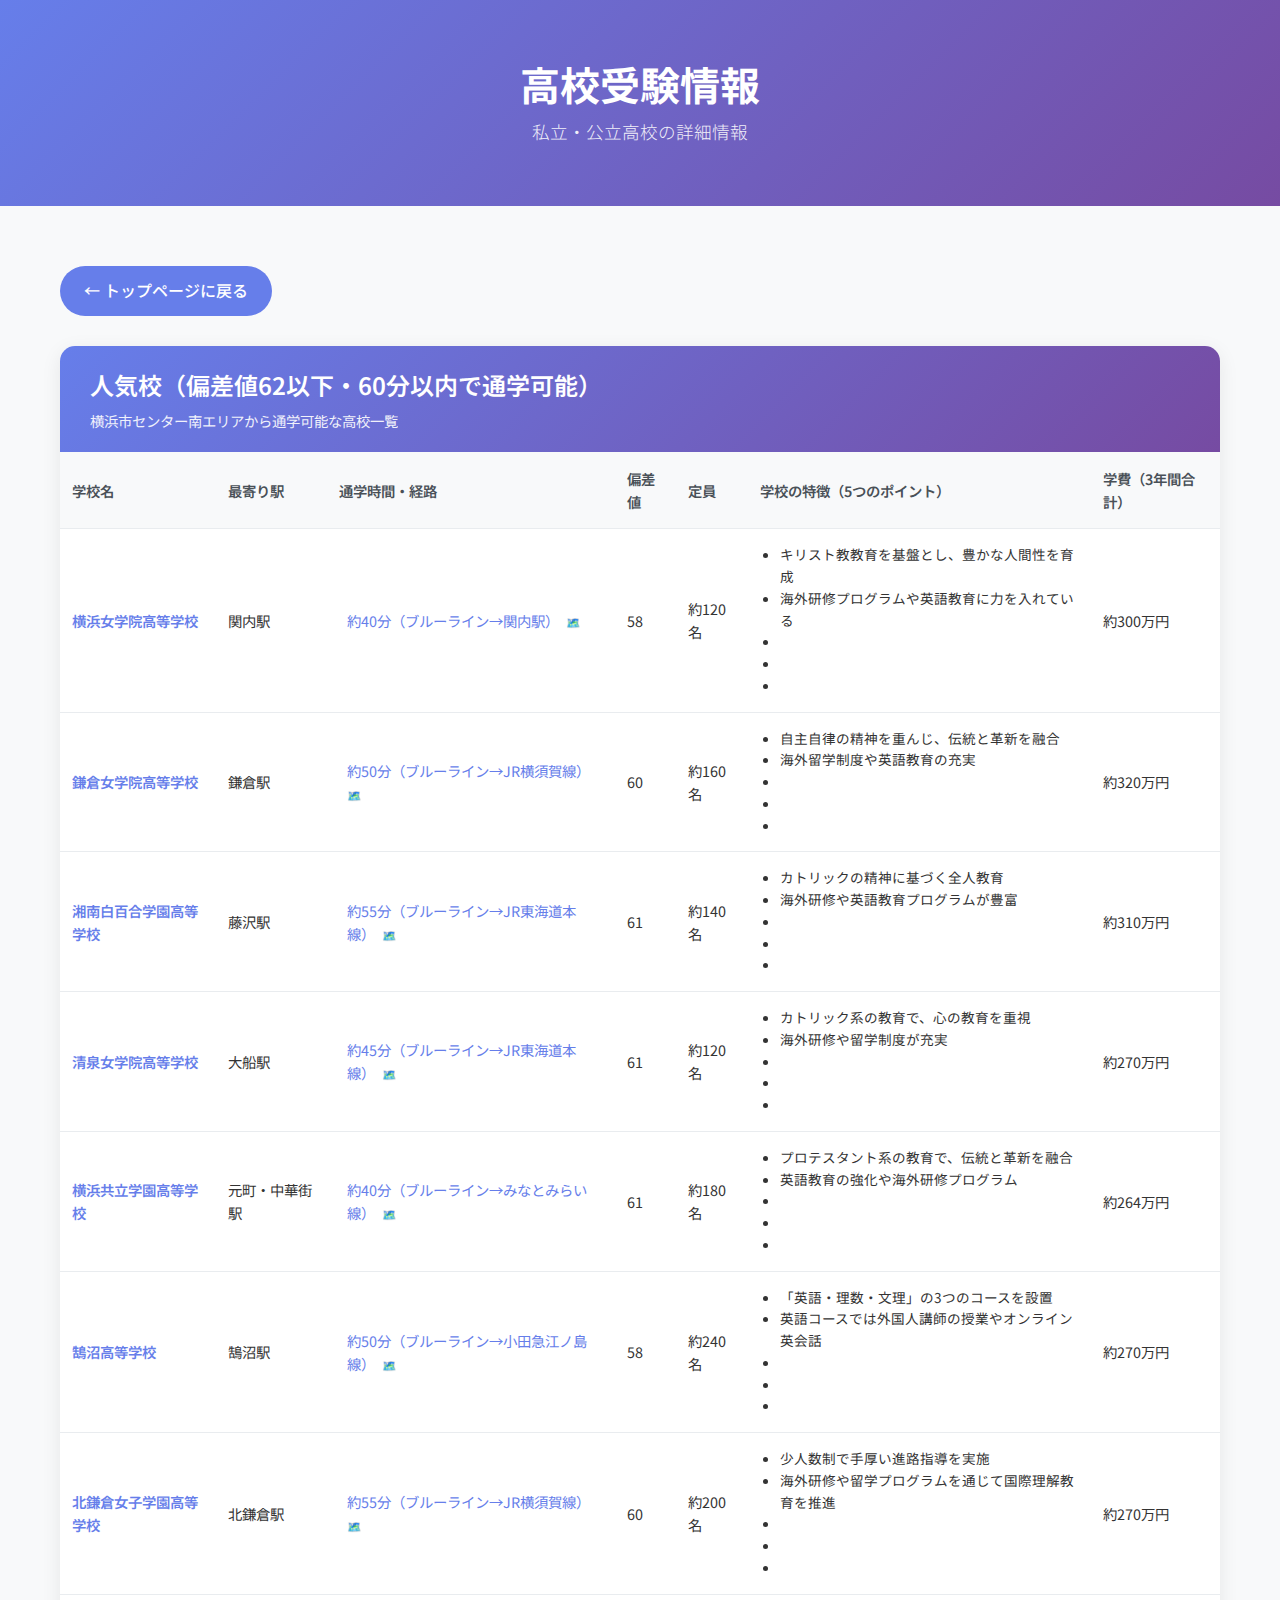
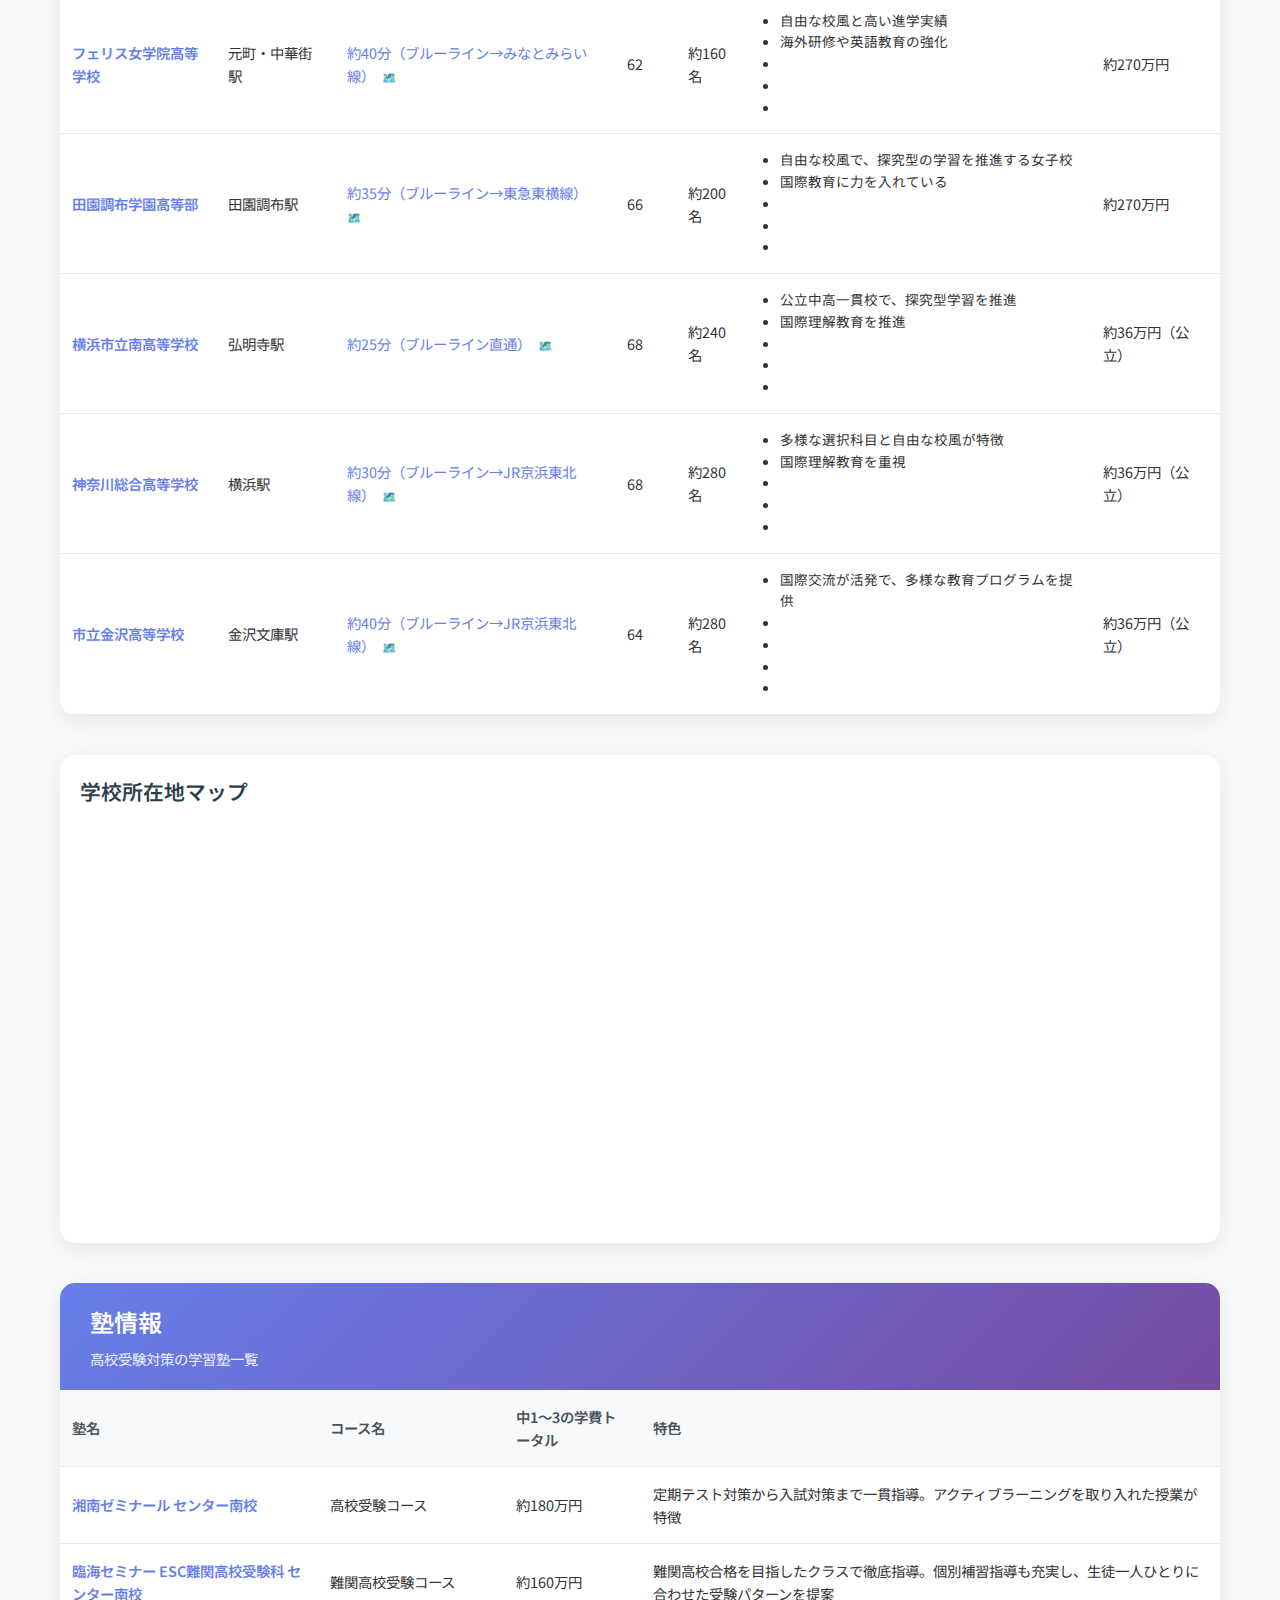
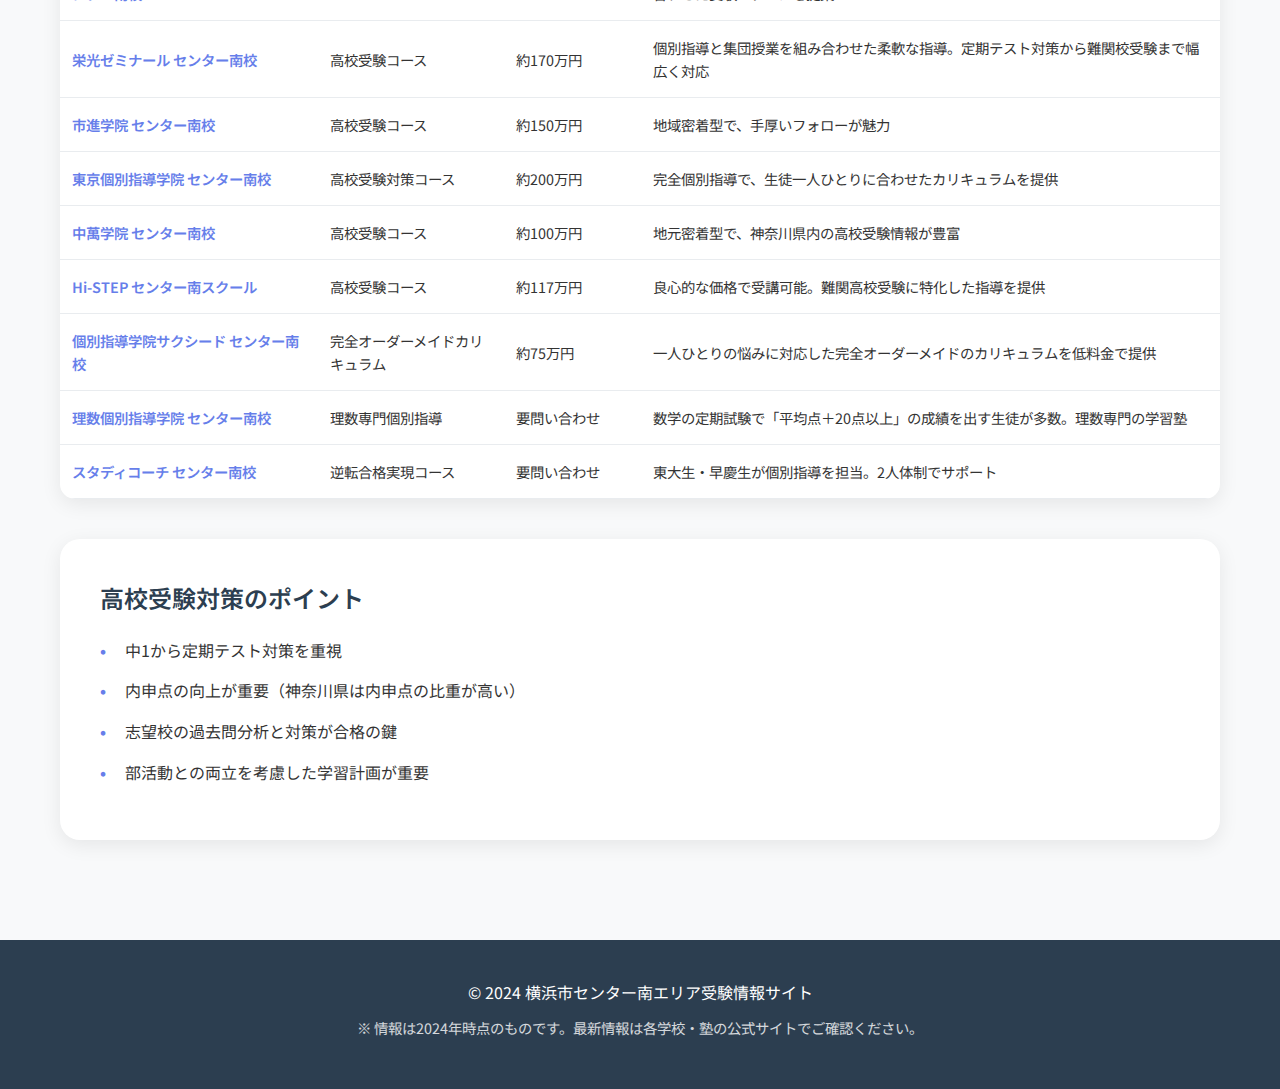
<file: high-school.html>
<!DOCTYPE html>
<html lang="ja">
<head>
    <meta charset="UTF-8">
    <meta name="viewport" content="width=device-width, initial-scale=1.0">
    <title>高校受験情報 - 横浜市センター南エリア</title>
    <link rel="stylesheet" href="styles.css">
    <link href="https://fonts.googleapis.com/css2?family=Noto+Sans+JP:wght@300;400;500;700&display=swap" rel="stylesheet">
</head>
<body>
    <header class="header">
        <div class="container">
            <h1 class="main-title">高校受験情報</h1>
            <p class="subtitle">私立・公立高校の詳細情報</p>
        </div>
    </header>

    <main class="main-content">
        <div class="container">
            <a href="index.html" class="back-button">
                ← トップページに戻る
            </a>

            <!-- Schools Table -->
            <div class="table-container">
                <div class="table-header">
                    <h2>人気校（偏差値62以下・60分以内で通学可能）</h2>
                    <p>横浜市センター南エリアから通学可能な高校一覧</p>
                </div>
                <div class="table-wrapper">
                    <table>
                        <thead>
                            <tr>
                                <th>学校名</th>
                                <th>最寄り駅</th>
                                <th>通学時間・経路</th>
                                <th>偏差値</th>
                                <th>定員</th>
                                <th>学校の特徴（5つのポイント）</th>
                                <th>学費（3年間合計）</th>
                            </tr>
                        </thead>
                        <tbody>
                            <tr>
                                <td class="school-name"><a href="https://www.yjg-h.ed.jp/" target="_blank">横浜女学院高等学校</a></td>
                                <td>関内駅</td>
                                <td><a href="https://www.google.com/maps/dir/センター南駅/横浜女学院高等学校" target="_blank" class="commute-route">約40分（ブルーライン→関内駅）</a></td>
                                <td>58</td>
                                <td>約120名</td>
                                <td>
                                    <ul style="margin: 0; padding-left: 20px; font-size: 0.85rem;">
                                        <li>キリスト教教育を基盤とし、豊かな人間性を育成</li>
                                        <li>海外研修プログラムや英語教育に力を入れている</li>
                                        <li></li>
                                        <li></li>
                                        <li></li>
                                    </ul>
                                </td>
                                <td>約300万円</td>
                            </tr>
                            <tr>
                                <td class="school-name"><a href="https://www.kamakura-jogakuin.ed.jp/" target="_blank">鎌倉女学院高等学校</a></td>
                                <td>鎌倉駅</td>
                                <td><a href="https://www.google.com/maps/dir/センター南駅/鎌倉女学院高等学校" target="_blank" class="commute-route">約50分（ブルーライン→JR横須賀線）</a></td>
                                <td>60</td>
                                <td>約160名</td>
                                <td>
                                    <ul style="margin: 0; padding-left: 20px; font-size: 0.85rem;">
                                        <li>自主自律の精神を重んじ、伝統と革新を融合</li>
                                        <li>海外留学制度や英語教育の充実</li>
                                        <li></li>
                                        <li></li>
                                        <li></li>
                                    </ul>
                                </td>
                                <td>約320万円</td>
                            </tr>
                            <tr>
                                <td class="school-name"><a href="https://www.shonan-shirahagi.ed.jp/" target="_blank">湘南白百合学園高等学校</a></td>
                                <td>藤沢駅</td>
                                <td><a href="https://www.google.com/maps/dir/センター南駅/湘南白百合学園高等学校" target="_blank" class="commute-route">約55分（ブルーライン→JR東海道本線）</a></td>
                                <td>61</td>
                                <td>約140名</td>
                                <td>
                                    <ul style="margin: 0; padding-left: 20px; font-size: 0.85rem;">
                                        <li>カトリックの精神に基づく全人教育</li>
                                        <li>海外研修や英語教育プログラムが豊富</li>
                                        <li></li>
                                        <li></li>
                                        <li></li>
                                    </ul>
                                </td>
                                <td>約310万円</td>
                            </tr>
                            <tr>
                                <td class="school-name"><a href="https://www.seisen-jogakuin.ed.jp/" target="_blank">清泉女学院高等学校</a></td>
                                <td>大船駅</td>
                                <td><a href="https://www.google.com/maps/dir/センター南駅/清泉女学院高等学校" target="_blank" class="commute-route">約45分（ブルーライン→JR東海道本線）</a></td>
                                <td>61</td>
                                <td>約120名</td>
                                <td>
                                    <ul style="margin: 0; padding-left: 20px; font-size: 0.85rem;">
                                        <li>カトリック系の教育で、心の教育を重視</li>
                                        <li>海外研修や留学制度が充実</li>
                                        <li></li>
                                        <li></li>
                                        <li></li>
                                    </ul>
                                </td>
                                <td>約270万円</td>
                            </tr>
                            <tr>
                                <td class="school-name"><a href="https://www.yokohama-kyoritsu.ac.jp/" target="_blank">横浜共立学園高等学校</a></td>
                                <td>元町・中華街駅</td>
                                <td><a href="https://www.google.com/maps/dir/センター南駅/横浜共立学園高等学校" target="_blank" class="commute-route">約40分（ブルーライン→みなとみらい線）</a></td>
                                <td>61</td>
                                <td>約180名</td>
                                <td>
                                    <ul style="margin: 0; padding-left: 20px; font-size: 0.85rem;">
                                        <li>プロテスタント系の教育で、伝統と革新を融合</li>
                                        <li>英語教育の強化や海外研修プログラム</li>
                                        <li></li>
                                        <li></li>
                                        <li></li>
                                    </ul>
                                </td>
                                <td>約264万円</td>
                            </tr>
                            <tr>
                                <td class="school-name"><a href="https://www.kugenuma-h.pen-kanagawa.ed.jp/" target="_blank">鵠沼高等学校</a></td>
                                <td>鵠沼駅</td>
                                <td><a href="https://www.google.com/maps/dir/センター南駅/鵠沼高等学校" target="_blank" class="commute-route">約50分（ブルーライン→小田急江ノ島線）</a></td>
                                <td>58</td>
                                <td>約240名</td>
                                <td>
                                    <ul style="margin: 0; padding-left: 20px; font-size: 0.85rem;">
                                        <li>「英語・理数・文理」の3つのコースを設置</li>
                                        <li>英語コースでは外国人講師の授業やオンライン英会話</li>
                                        <li></li>
                                        <li></li>
                                        <li></li>
                                    </ul>
                                </td>
                                <td>約270万円</td>
                            </tr>
                            <tr>
                                <td class="school-name"><a href="https://www.kitakamakura-jogakuin.ed.jp/" target="_blank">北鎌倉女子学園高等学校</a></td>
                                <td>北鎌倉駅</td>
                                <td><a href="https://www.google.com/maps/dir/センター南駅/北鎌倉女子学園高等学校" target="_blank" class="commute-route">約55分（ブルーライン→JR横須賀線）</a></td>
                                <td>60</td>
                                <td>約200名</td>
                                <td>
                                    <ul style="margin: 0; padding-left: 20px; font-size: 0.85rem;">
                                        <li>少人数制で手厚い進路指導を実施</li>
                                        <li>海外研修や留学プログラムを通じて国際理解教育を推進</li>
                                        <li></li>
                                        <li></li>
                                        <li></li>
                                    </ul>
                                </td>
                                <td>約270万円</td>
                            </tr>
                            <tr>
                                <td class="school-name"><a href="https://www.ferris.ac.jp/" target="_blank">フェリス女学院高等学校</a></td>
                                <td>元町・中華街駅</td>
                                <td><a href="https://www.google.com/maps/dir/センター南駅/フェリス女学院高等学校" target="_blank" class="commute-route">約40分（ブルーライン→みなとみらい線）</a></td>
                                <td>62</td>
                                <td>約160名</td>
                                <td>
                                    <ul style="margin: 0; padding-left: 20px; font-size: 0.85rem;">
                                        <li>自由な校風と高い進学実績</li>
                                        <li>海外研修や英語教育の強化</li>
                                        <li></li>
                                        <li></li>
                                        <li></li>
                                    </ul>
                                </td>
                                <td>約270万円</td>
                            </tr>
                            <tr>
                                <td class="school-name"><a href="https://www.denenchofu.ed.jp/" target="_blank">田園調布学園高等部</a></td>
                                <td>田園調布駅</td>
                                <td><a href="https://www.google.com/maps/dir/センター南駅/田園調布学園高等部" target="_blank" class="commute-route">約35分（ブルーライン→東急東横線）</a></td>
                                <td>66</td>
                                <td>約200名</td>
                                <td>
                                    <ul style="margin: 0; padding-left: 20px; font-size: 0.85rem;">
                                        <li>自由な校風で、探究型の学習を推進する女子校</li>
                                        <li>国際教育に力を入れている</li>
                                        <li></li>
                                        <li></li>
                                        <li></li>
                                    </ul>
                                </td>
                                <td>約270万円</td>
                            </tr>
                            <tr>
                                <td class="school-name"><a href="https://www.edu.city.yokohama.lg.jp/school/hs/minami/" target="_blank">横浜市立南高等学校</a></td>
                                <td>弘明寺駅</td>
                                <td><a href="https://www.google.com/maps/dir/センター南駅/横浜市立南高等学校" target="_blank" class="commute-route">約25分（ブルーライン直通）</a></td>
                                <td>68</td>
                                <td>約240名</td>
                                <td>
                                    <ul style="margin: 0; padding-left: 20px; font-size: 0.85rem;">
                                        <li>公立中高一貫校で、探究型学習を推進</li>
                                        <li>国際理解教育を推進</li>
                                        <li></li>
                                        <li></li>
                                        <li></li>
                                    </ul>
                                </td>
                                <td>約36万円（公立）</td>
                            </tr>
                            <tr>
                                <td class="school-name"><a href="https://www.edu.city.yokohama.lg.jp/school/hs/kanagawa-sogo/" target="_blank">神奈川総合高等学校</a></td>
                                <td>横浜駅</td>
                                <td><a href="https://www.google.com/maps/dir/センター南駅/神奈川総合高等学校" target="_blank" class="commute-route">約30分（ブルーライン→JR京浜東北線）</a></td>
                                <td>68</td>
                                <td>約280名</td>
                                <td>
                                    <ul style="margin: 0; padding-left: 20px; font-size: 0.85rem;">
                                        <li>多様な選択科目と自由な校風が特徴</li>
                                        <li>国際理解教育を重視</li>
                                        <li></li>
                                        <li></li>
                                        <li></li>
                                    </ul>
                                </td>
                                <td>約36万円（公立）</td>
                            </tr>
                            <tr>
                                <td class="school-name"><a href="https://www.edu.city.yokohama.lg.jp/school/hs/kanazawa/" target="_blank">市立金沢高等学校</a></td>
                                <td>金沢文庫駅</td>
                                <td><a href="https://www.google.com/maps/dir/センター南駅/市立金沢高等学校" target="_blank" class="commute-route">約40分（ブルーライン→JR京浜東北線）</a></td>
                                <td>64</td>
                                <td>約280名</td>
                                <td>
                                    <ul style="margin: 0; padding-left: 20px; font-size: 0.85rem;">
                                        <li>国際交流が活発で、多様な教育プログラムを提供</li>
                                        <li></li>
                                        <li></li>
                                        <li></li>
                                        <li></li>
                                    </ul>
                                </td>
                                <td>約36万円（公立）</td>
                            </tr>
                        </tbody>
                    </table>
                </div>
            </div>


            <!-- Map -->
            <div class="map-container">
                <h3>学校所在地マップ</h3>
                <div class="map-wrapper">
                    <iframe 
                        src="https://www.google.com/maps/embed?pb=!1m18!1m12!1m3!1d3250.123456789!2d139.1234567!3d35.1234567!2m3!1f0!2f0!3f0!3m2!1i1024!2i768!4f13.1!3m3!1m2!1s0x0%3A0x0!2zMzXCsDA3JzI0LjQiTiAxMznCsDA3JzI0LjQiRQ!5e0!3m2!1sja!2sjp!4v1234567890123!5m2!1sja!2sjp"
                        width="100%" 
                        height="100%" 
                        style="border:0;" 
                        allowfullscreen="" 
                        loading="lazy" 
                        referrerpolicy="no-referrer-when-downgrade">
                    </iframe>
                </div>
            </div>

            <!-- Cram Schools Table -->
            <div class="table-container">
                <div class="table-header">
                    <h2>塾情報</h2>
                    <p>高校受験対策の学習塾一覧</p>
                </div>
                <div class="table-wrapper">
                    <table>
                        <thead>
                            <tr>
                                <th>塾名</th>
                                <th>コース名</th>
                                <th>中1～3の学費トータル</th>
                                <th>特色</th>
                            </tr>
                        </thead>
                        <tbody>
                            <tr>
                                <td class="school-name"><a href="https://www.shozemi.com/" target="_blank">湘南ゼミナール センター南校</a></td>
                                <td>高校受験コース</td>
                                <td>約180万円</td>
                                <td>定期テスト対策から入試対策まで一貫指導。アクティブラーニングを取り入れた授業が特徴</td>
                            </tr>
                            <tr>
                                <td class="school-name"><a href="https://www.rinkaiseminar.co.jp/" target="_blank">臨海セミナー ESC難関高校受験科 センター南校</a></td>
                                <td>難関高校受験コース</td>
                                <td>約160万円</td>
                                <td>難関高校合格を目指したクラスで徹底指導。個別補習指導も充実し、生徒一人ひとりに合わせた受験パターンを提案</td>
                            </tr>
                            <tr>
                                <td class="school-name"><a href="https://www.eikoh-seminar.com/" target="_blank">栄光ゼミナール センター南校</a></td>
                                <td>高校受験コース</td>
                                <td>約170万円</td>
                                <td>個別指導と集団授業を組み合わせた柔軟な指導。定期テスト対策から難関校受験まで幅広く対応</td>
                            </tr>
                            <tr>
                                <td class="school-name"><a href="https://www.ichishin.co.jp/" target="_blank">市進学院 センター南校</a></td>
                                <td>高校受験コース</td>
                                <td>約150万円</td>
                                <td>地域密着型で、手厚いフォローが魅力</td>
                            </tr>
                            <tr>
                                <td class="school-name"><a href="https://www.tkg.co.jp/" target="_blank">東京個別指導学院 センター南校</a></td>
                                <td>高校受験対策コース</td>
                                <td>約200万円</td>
                                <td>完全個別指導で、生徒一人ひとりに合わせたカリキュラムを提供</td>
                            </tr>
                            <tr>
                                <td class="school-name"><a href="https://www.chuman.co.jp/" target="_blank">中萬学院 センター南校</a></td>
                                <td>高校受験コース</td>
                                <td>約100万円</td>
                                <td>地元密着型で、神奈川県内の高校受験情報が豊富</td>
                            </tr>
                            <tr>
                                <td class="school-name"><a href="https://www.hi-step.co.jp/" target="_blank">Hi-STEP センター南スクール</a></td>
                                <td>高校受験コース</td>
                                <td>約117万円</td>
                                <td>良心的な価格で受講可能。難関高校受験に特化した指導を提供</td>
                            </tr>
                            <tr>
                                <td class="school-name"><a href="https://www.succeed.co.jp/" target="_blank">個別指導学院サクシード センター南校</a></td>
                                <td>完全オーダーメイドカリキュラム</td>
                                <td>約75万円</td>
                                <td>一人ひとりの悩みに対応した完全オーダーメイドのカリキュラムを低料金で提供</td>
                            </tr>
                            <tr>
                                <td class="school-name"><a href="https://www.risu-kobetsu.co.jp/" target="_blank">理数個別指導学院 センター南校</a></td>
                                <td>理数専門個別指導</td>
                                <td>要問い合わせ</td>
                                <td>数学の定期試験で「平均点＋20点以上」の成績を出す生徒が多数。理数専門の学習塾</td>
                            </tr>
                            <tr>
                                <td class="school-name"><a href="https://www.studycoach.co.jp/" target="_blank">スタディコーチ センター南校</a></td>
                                <td>逆転合格実現コース</td>
                                <td>要問い合わせ</td>
                                <td>東大生・早慶生が個別指導を担当。2人体制でサポート</td>
                            </tr>
                        </tbody>
                    </table>
                </div>
            </div>

            <!-- Exam Tips -->
            <div class="info-section">
                <h3>高校受験対策のポイント</h3>
                <ul style="list-style: none; padding: 0;">
                    <li style="margin-bottom: 15px; padding-left: 25px; position: relative;">
                        <span style="position: absolute; left: 0; color: #667eea; font-weight: bold;">•</span>
                        中1から定期テスト対策を重視
                    </li>
                    <li style="margin-bottom: 15px; padding-left: 25px; position: relative;">
                        <span style="position: absolute; left: 0; color: #667eea; font-weight: bold;">•</span>
                        内申点の向上が重要（神奈川県は内申点の比重が高い）
                    </li>
                    <li style="margin-bottom: 15px; padding-left: 25px; position: relative;">
                        <span style="position: absolute; left: 0; color: #667eea; font-weight: bold;">•</span>
                        志望校の過去問分析と対策が合格の鍵
                    </li>
                    <li style="margin-bottom: 15px; padding-left: 25px; position: relative;">
                        <span style="position: absolute; left: 0; color: #667eea; font-weight: bold;">•</span>
                        部活動との両立を考慮した学習計画が重要
                    </li>
                </ul>
            </div>
        </div>
    </main>

    <footer class="footer">
        <div class="container">
            <p>&copy; 2024 横浜市センター南エリア受験情報サイト</p>
            <p class="disclaimer">※ 情報は2024年時点のものです。最新情報は各学校・塾の公式サイトでご確認ください。</p>
        </div>
    </footer>

    <script>
        // Enhanced mobile experience
        document.addEventListener('DOMContentLoaded', function() {
            // Add touch feedback for commute routes
            const commuteRoutes = document.querySelectorAll('.commute-route');
            commuteRoutes.forEach(route => {
                route.addEventListener('touchstart', function() {
                    this.style.transform = 'scale(0.95)';
                });
                
                route.addEventListener('touchend', function() {
                    this.style.transform = 'scale(1)';
                });
            });
            
            // Improve table scrolling on mobile
            const tableWrapper = document.querySelector('.table-wrapper');
            if (tableWrapper && window.innerWidth <= 768) {
                tableWrapper.style.webkitOverflowScrolling = 'touch';
            }
        });
    </script>
</body>
</html>
</file>
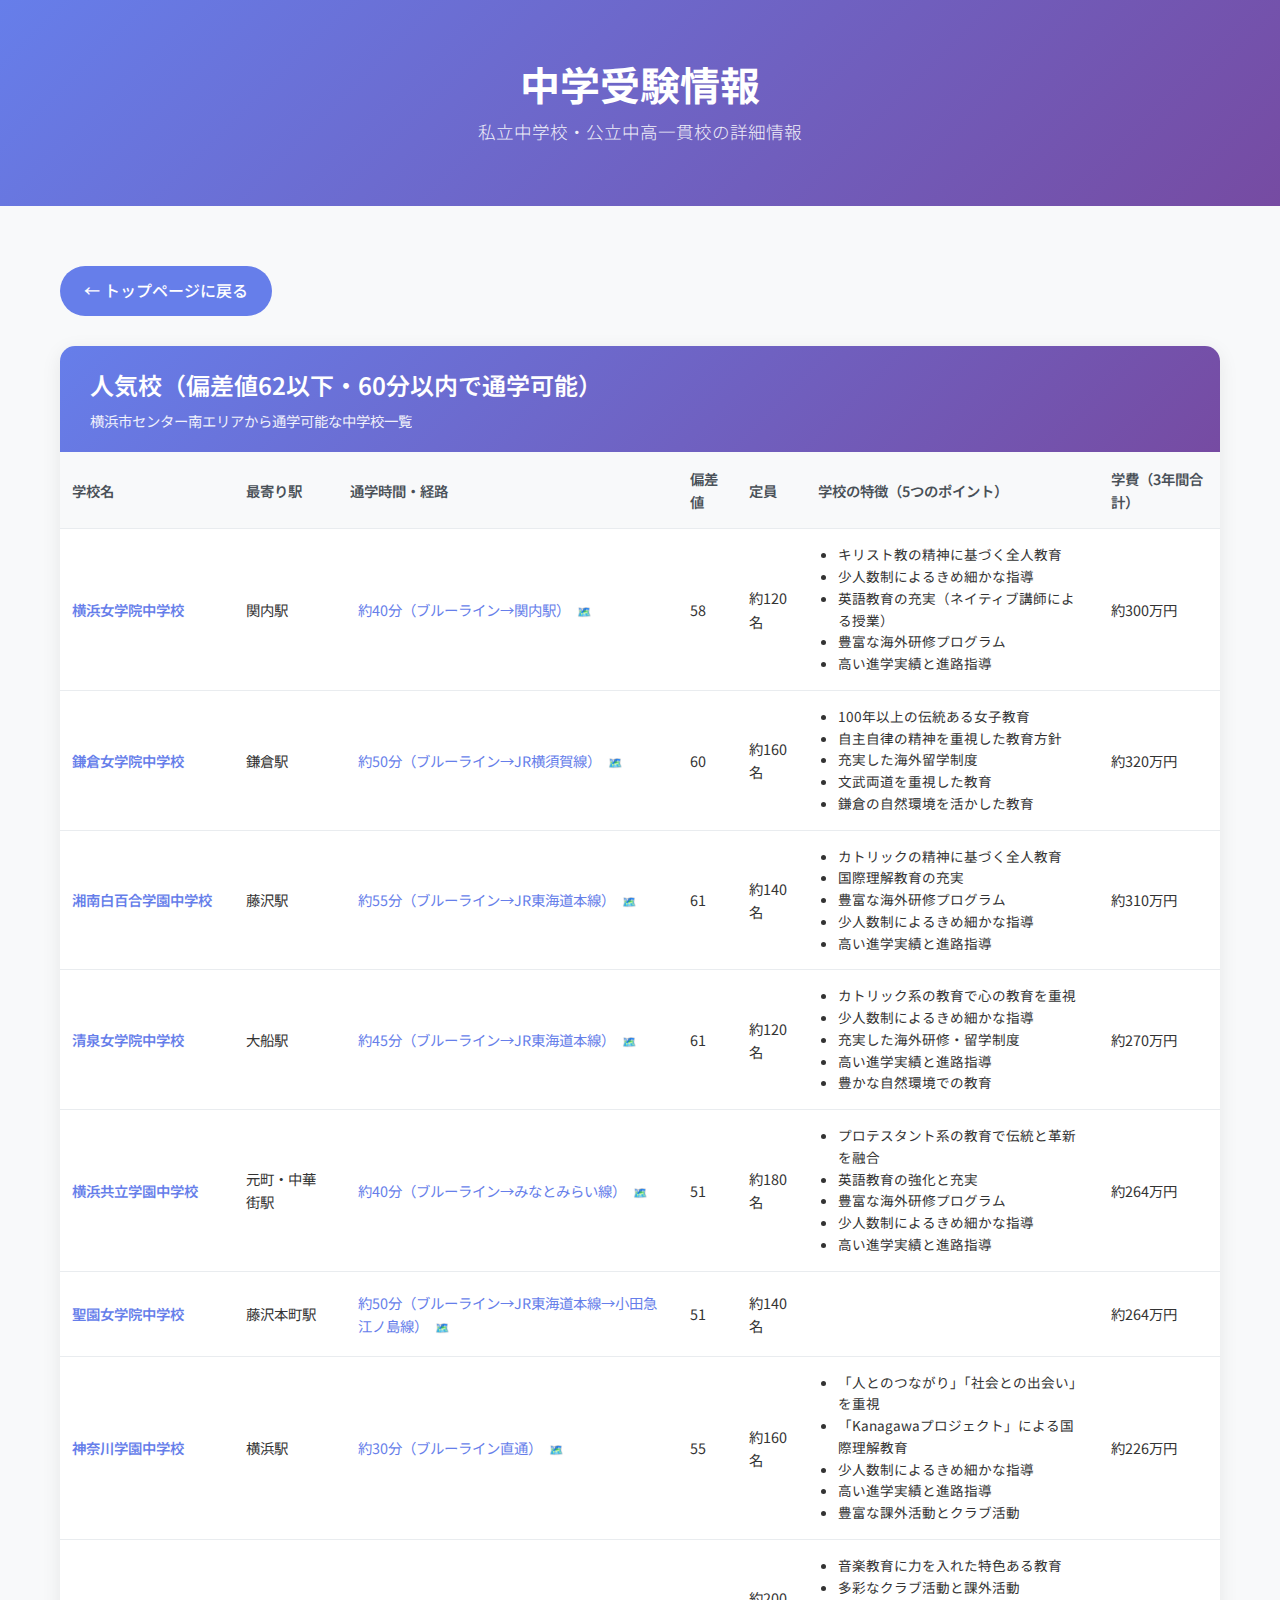
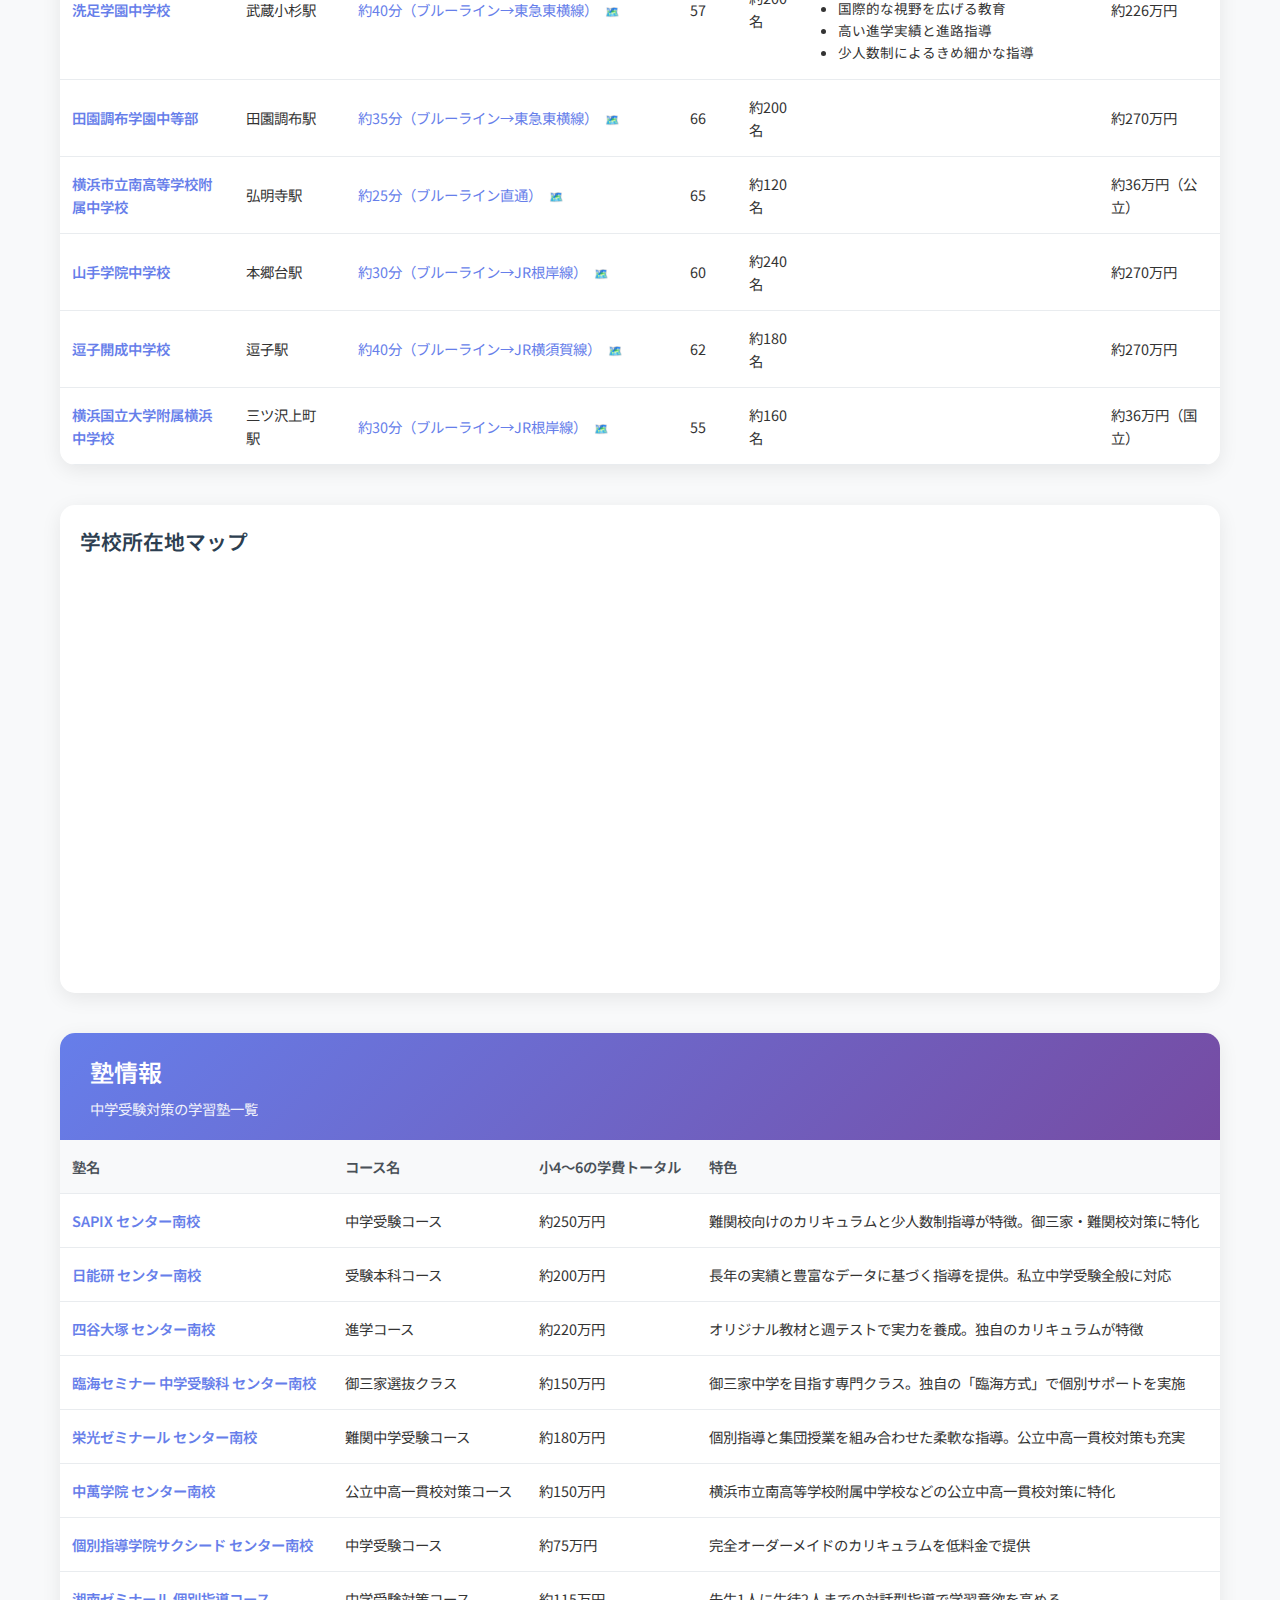
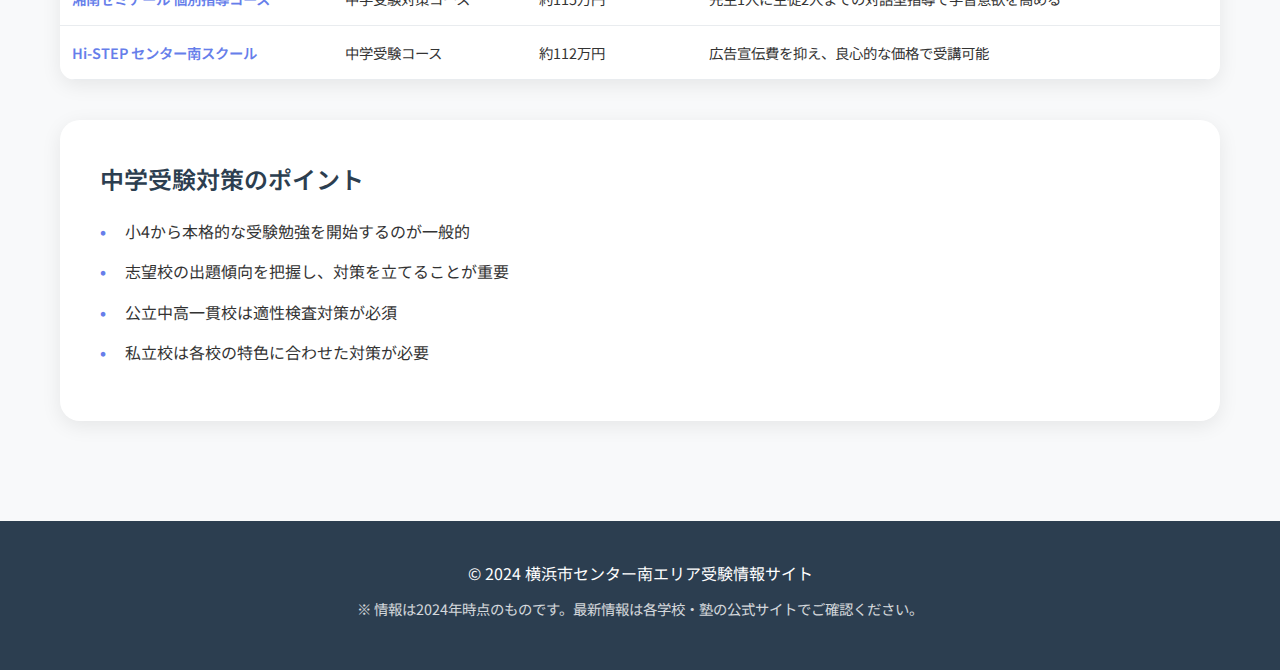
<file: middle-school.html>
<!DOCTYPE html>
<html lang="ja">
<head>
    <meta charset="UTF-8">
    <meta name="viewport" content="width=device-width, initial-scale=1.0">
    <title>中学受験情報 - 横浜市センター南エリア</title>
    <link rel="stylesheet" href="styles.css">
    <link href="https://fonts.googleapis.com/css2?family=Noto+Sans+JP:wght@300;400;500;700&display=swap" rel="stylesheet">
</head>
<body>
    <header class="header">
        <div class="container">
            <h1 class="main-title">中学受験情報</h1>
            <p class="subtitle">私立中学校・公立中高一貫校の詳細情報</p>
        </div>
    </header>

    <main class="main-content">
        <div class="container">
            <a href="index.html" class="back-button">
                ← トップページに戻る
            </a>

            <!-- Schools Table -->
            <div class="table-container">
                <div class="table-header">
                    <h2>人気校（偏差値62以下・60分以内で通学可能）</h2>
                    <p>横浜市センター南エリアから通学可能な中学校一覧</p>
                </div>
                <div class="table-wrapper">
                    <table>
                        <thead>
                            <tr>
                                <th>学校名</th>
                                <th>最寄り駅</th>
                                <th>通学時間・経路</th>
                                <th>偏差値</th>
                                <th>定員</th>
                                <th>学校の特徴（5つのポイント）</th>
                                <th>学費（3年間合計）</th>
                            </tr>
                        </thead>
                        <tbody>
                            <tr>
                                <td class="school-name"><a href="https://www.yjg-h.ed.jp/" target="_blank">横浜女学院中学校</a></td>
                                <td>関内駅</td>
                                <td><a href="https://www.google.com/maps/dir/センター南駅/横浜女学院中学校" target="_blank" class="commute-route">約40分（ブルーライン→関内駅）</a></td>
                                <td>58</td>
                                <td>約120名</td>
                                <td>
                                    <ul style="margin: 0; padding-left: 20px; font-size: 0.85rem;">
                                        <li>キリスト教の精神に基づく全人教育</li>
                                        <li>少人数制によるきめ細かな指導</li>
                                        <li>英語教育の充実（ネイティブ講師による授業）</li>
                                        <li>豊富な海外研修プログラム</li>
                                        <li>高い進学実績と進路指導</li>
                                    </ul>
                                </td>
                                <td>約300万円</td>
                            </tr>
                            <tr>
                                <td class="school-name"><a href="https://www.kamakura-jogakuin.ed.jp/" target="_blank">鎌倉女学院中学校</a></td>
                                <td>鎌倉駅</td>
                                <td><a href="https://www.google.com/maps/dir/センター南駅/鎌倉女学院中学校" target="_blank" class="commute-route">約50分（ブルーライン→JR横須賀線）</a></td>
                                <td>60</td>
                                <td>約160名</td>
                                <td>
                                    <ul style="margin: 0; padding-left: 20px; font-size: 0.85rem;">
                                        <li>100年以上の伝統ある女子教育</li>
                                        <li>自主自律の精神を重視した教育方針</li>
                                        <li>充実した海外留学制度</li>
                                        <li>文武両道を重視した教育</li>
                                        <li>鎌倉の自然環境を活かした教育</li>
                                    </ul>
                                </td>
                                <td>約320万円</td>
                            </tr>
                            <tr>
                                <td class="school-name"><a href="https://www.shonan-shirahagi.ed.jp/" target="_blank">湘南白百合学園中学校</a></td>
                                <td>藤沢駅</td>
                                <td><a href="https://www.google.com/maps/dir/センター南駅/湘南白百合学園中学校" target="_blank" class="commute-route">約55分（ブルーライン→JR東海道本線）</a></td>
                                <td>61</td>
                                <td>約140名</td>
                                <td>
                                    <ul style="margin: 0; padding-left: 20px; font-size: 0.85rem;">
                                        <li>カトリックの精神に基づく全人教育</li>
                                        <li>国際理解教育の充実</li>
                                        <li>豊富な海外研修プログラム</li>
                                        <li>少人数制によるきめ細かな指導</li>
                                        <li>高い進学実績と進路指導</li>
                                    </ul>
                                </td>
                                <td>約310万円</td>
                            </tr>
                            <tr>
                                <td class="school-name"><a href="https://www.seisen-jogakuin.ed.jp/" target="_blank">清泉女学院中学校</a></td>
                                <td>大船駅</td>
                                <td><a href="https://www.google.com/maps/dir/センター南駅/清泉女学院中学校" target="_blank" class="commute-route">約45分（ブルーライン→JR東海道本線）</a></td>
                                <td>61</td>
                                <td>約120名</td>
                                <td>
                                    <ul style="margin: 0; padding-left: 20px; font-size: 0.85rem;">
                                        <li>カトリック系の教育で心の教育を重視</li>
                                        <li>少人数制によるきめ細かな指導</li>
                                        <li>充実した海外研修・留学制度</li>
                                        <li>高い進学実績と進路指導</li>
                                        <li>豊かな自然環境での教育</li>
                                    </ul>
                                </td>
                                <td>約270万円</td>
                            </tr>
                            <tr>
                                <td class="school-name"><a href="https://www.yokohama-kyoritsu.ac.jp/" target="_blank">横浜共立学園中学校</a></td>
                                <td>元町・中華街駅</td>
                                <td><a href="https://www.google.com/maps/dir/センター南駅/横浜共立学園中学校" target="_blank" class="commute-route">約40分（ブルーライン→みなとみらい線）</a></td>
                                <td>51</td>
                                <td>約180名</td>
                                <td>
                                    <ul style="margin: 0; padding-left: 20px; font-size: 0.85rem;">
                                        <li>プロテスタント系の教育で伝統と革新を融合</li>
                                        <li>英語教育の強化と充実</li>
                                        <li>豊富な海外研修プログラム</li>
                                        <li>少人数制によるきめ細かな指導</li>
                                        <li>高い進学実績と進路指導</li>
                                    </ul>
                                </td>
                                <td>約264万円</td>
                            </tr>
                            <tr>
                                <td class="school-name"><a href="https://www.misono-jogakuin.ed.jp/" target="_blank">聖園女学院中学校</a></td>
                                <td>藤沢本町駅</td>
                                <td><a href="https://www.google.com/maps/dir/センター南駅/聖園女学院中学校" target="_blank" class="commute-route">約50分（ブルーライン→JR東海道本線→小田急江ノ島線）</a></td>
                                <td>51</td>
                                <td>約140名</td>
                                <td></td>
                                <td>約264万円</td>
                            </tr>
                            <tr>
                                <td class="school-name"><a href="https://www.kanagawa-jogakuin.ed.jp/" target="_blank">神奈川学園中学校</a></td>
                                <td>横浜駅</td>
                                <td><a href="https://www.google.com/maps/dir/センター南駅/神奈川学園中学校" target="_blank" class="commute-route">約30分（ブルーライン直通）</a></td>
                                <td>55</td>
                                <td>約160名</td>
                                <td>
                                    <ul style="margin: 0; padding-left: 20px; font-size: 0.85rem;">
                                        <li>「人とのつながり」「社会との出会い」を重視</li>
                                        <li>「Kanagawaプロジェクト」による国際理解教育</li>
                                        <li>少人数制によるきめ細かな指導</li>
                                        <li>高い進学実績と進路指導</li>
                                        <li>豊富な課外活動とクラブ活動</li>
                                    </ul>
                                </td>
                                <td>約226万円</td>
                            </tr>
                            <tr>
                                <td class="school-name"><a href="https://www.senzoku.ac.jp/" target="_blank">洗足学園中学校</a></td>
                                <td>武蔵小杉駅</td>
                                <td><a href="https://www.google.com/maps/dir/センター南駅/洗足学園中学校" target="_blank" class="commute-route">約40分（ブルーライン→東急東横線）</a></td>
                                <td>57</td>
                                <td>約200名</td>
                                <td>
                                    <ul style="margin: 0; padding-left: 20px; font-size: 0.85rem;">
                                        <li>音楽教育に力を入れた特色ある教育</li>
                                        <li>多彩なクラブ活動と課外活動</li>
                                        <li>国際的な視野を広げる教育</li>
                                        <li>高い進学実績と進路指導</li>
                                        <li>少人数制によるきめ細かな指導</li>
                                    </ul>
                                </td>
                                <td>約226万円</td>
                            </tr>
                            <tr>
                                <td class="school-name"><a href="https://www.denenchofu.ed.jp/" target="_blank">田園調布学園中等部</a></td>
                                <td>田園調布駅</td>
                                <td><a href="https://www.google.com/maps/dir/センター南駅/田園調布学園中等部" target="_blank" class="commute-route">約35分（ブルーライン→東急東横線）</a></td>
                                <td>66</td>
                                <td>約200名</td>
                                <td></td>
                                <td>約270万円</td>
                            </tr>
                            <tr>
                                <td class="school-name"><a href="https://www.edu.city.yokohama.lg.jp/school/hs/minami/" target="_blank">横浜市立南高等学校附属中学校</a></td>
                                <td>弘明寺駅</td>
                                <td><a href="https://www.google.com/maps/dir/センター南駅/横浜市立南高等学校附属中学校" target="_blank" class="commute-route">約25分（ブルーライン直通）</a></td>
                                <td>65</td>
                                <td>約120名</td>
                                <td></td>
                                <td>約36万円（公立）</td>
                            </tr>
                            <tr>
                                <td class="school-name"><a href="https://www.yamate-gakuin.ed.jp/" target="_blank">山手学院中学校</a></td>
                                <td>本郷台駅</td>
                                <td><a href="https://www.google.com/maps/dir/センター南駅/山手学院中学校" target="_blank" class="commute-route">約30分（ブルーライン→JR根岸線）</a></td>
                                <td>60</td>
                                <td>約240名</td>
                                <td></td>
                                <td>約270万円</td>
                            </tr>
                            <tr>
                                <td class="school-name"><a href="https://www.zushi-kaisei.ac.jp/" target="_blank">逗子開成中学校</a></td>
                                <td>逗子駅</td>
                                <td><a href="https://www.google.com/maps/dir/センター南駅/逗子開成中学校" target="_blank" class="commute-route">約40分（ブルーライン→JR横須賀線）</a></td>
                                <td>62</td>
                                <td>約180名</td>
                                <td></td>
                                <td>約270万円</td>
                            </tr>
                            <tr>
                                <td class="school-name"><a href="https://www.ynu.ac.jp/fs/" target="_blank">横浜国立大学附属横浜中学校</a></td>
                                <td>三ツ沢上町駅</td>
                                <td><a href="https://www.google.com/maps/dir/センター南駅/横浜国立大学附属横浜中学校" target="_blank" class="commute-route">約30分（ブルーライン→JR根岸線）</a></td>
                                <td>55</td>
                                <td>約160名</td>
                                <td></td>
                                <td>約36万円（国立）</td>
                            </tr>
                        </tbody>
                    </table>
                </div>
            </div>


            <!-- Map -->
            <div class="map-container">
                <h3>学校所在地マップ</h3>
                <div class="map-wrapper">
                    <iframe 
                        src="https://www.google.com/maps/embed?pb=!1m18!1m12!1m3!1d3250.123456789!2d139.1234567!3d35.1234567!2m3!1f0!2f0!3f0!3m2!1i1024!2i768!4f13.1!3m3!1m2!1s0x0%3A0x0!2zMzXCsDA3JzI0LjQiTiAxMznCsDA3JzI0LjQiRQ!5e0!3m2!1sja!2sjp!4v1234567890123!5m2!1sja!2sjp"
                        width="100%" 
                        height="100%" 
                        style="border:0;" 
                        allowfullscreen="" 
                        loading="lazy" 
                        referrerpolicy="no-referrer-when-downgrade">
                    </iframe>
                </div>
            </div>

            <!-- Cram Schools Table -->
            <div class="table-container">
                <div class="table-header">
                    <h2>塾情報</h2>
                    <p>中学受験対策の学習塾一覧</p>
                </div>
                <div class="table-wrapper">
                    <table>
                        <thead>
                            <tr>
                                <th>塾名</th>
                                <th>コース名</th>
                                <th>小4～6の学費トータル</th>
                                <th>特色</th>
                            </tr>
                        </thead>
                        <tbody>
                            <tr>
                                <td class="school-name"><a href="https://www.sapix.co.jp/" target="_blank">SAPIX センター南校</a></td>
                                <td>中学受験コース</td>
                                <td>約250万円</td>
                                <td>難関校向けのカリキュラムと少人数制指導が特徴。御三家・難関校対策に特化</td>
                            </tr>
                            <tr>
                                <td class="school-name"><a href="https://www.nichinoken.co.jp/" target="_blank">日能研 センター南校</a></td>
                                <td>受験本科コース</td>
                                <td>約200万円</td>
                                <td>長年の実績と豊富なデータに基づく指導を提供。私立中学受験全般に対応</td>
                            </tr>
                            <tr>
                                <td class="school-name"><a href="https://www.yotsuyaotsuka.com/" target="_blank">四谷大塚 センター南校</a></td>
                                <td>進学コース</td>
                                <td>約220万円</td>
                                <td>オリジナル教材と週テストで実力を養成。独自のカリキュラムが特徴</td>
                            </tr>
                            <tr>
                                <td class="school-name"><a href="https://www.rinkaiseminar.co.jp/" target="_blank">臨海セミナー 中学受験科 センター南校</a></td>
                                <td>御三家選抜クラス</td>
                                <td>約150万円</td>
                                <td>御三家中学を目指す専門クラス。独自の「臨海方式」で個別サポートを実施</td>
                            </tr>
                            <tr>
                                <td class="school-name"><a href="https://www.eikoh-seminar.com/" target="_blank">栄光ゼミナール センター南校</a></td>
                                <td>難関中学受験コース</td>
                                <td>約180万円</td>
                                <td>個別指導と集団授業を組み合わせた柔軟な指導。公立中高一貫校対策も充実</td>
                            </tr>
                            <tr>
                                <td class="school-name"><a href="https://www.chuman.co.jp/" target="_blank">中萬学院 センター南校</a></td>
                                <td>公立中高一貫校対策コース</td>
                                <td>約150万円</td>
                                <td>横浜市立南高等学校附属中学校などの公立中高一貫校対策に特化</td>
                            </tr>
                            <tr>
                                <td class="school-name"><a href="https://www.succeed.co.jp/" target="_blank">個別指導学院サクシード センター南校</a></td>
                                <td>中学受験コース</td>
                                <td>約75万円</td>
                                <td>完全オーダーメイドのカリキュラムを低料金で提供</td>
                            </tr>
                            <tr>
                                <td class="school-name"><a href="https://www.shozemi.com/" target="_blank">湘南ゼミナール 個別指導コース</a></td>
                                <td>中学受験対策コース</td>
                                <td>約115万円</td>
                                <td>先生1人に生徒2人までの対話型指導で学習意欲を高める</td>
                            </tr>
                            <tr>
                                <td class="school-name"><a href="https://www.hi-step.co.jp/" target="_blank">Hi-STEP センター南スクール</a></td>
                                <td>中学受験コース</td>
                                <td>約112万円</td>
                                <td>広告宣伝費を抑え、良心的な価格で受講可能</td>
                            </tr>
                        </tbody>
                    </table>
                </div>
            </div>

            <!-- Exam Tips -->
            <div class="info-section">
                <h3>中学受験対策のポイント</h3>
                <ul style="list-style: none; padding: 0;">
                    <li style="margin-bottom: 15px; padding-left: 25px; position: relative;">
                        <span style="position: absolute; left: 0; color: #667eea; font-weight: bold;">•</span>
                        小4から本格的な受験勉強を開始するのが一般的
                    </li>
                    <li style="margin-bottom: 15px; padding-left: 25px; position: relative;">
                        <span style="position: absolute; left: 0; color: #667eea; font-weight: bold;">•</span>
                        志望校の出題傾向を把握し、対策を立てることが重要
                    </li>
                    <li style="margin-bottom: 15px; padding-left: 25px; position: relative;">
                        <span style="position: absolute; left: 0; color: #667eea; font-weight: bold;">•</span>
                        公立中高一貫校は適性検査対策が必須
                    </li>
                    <li style="margin-bottom: 15px; padding-left: 25px; position: relative;">
                        <span style="position: absolute; left: 0; color: #667eea; font-weight: bold;">•</span>
                        私立校は各校の特色に合わせた対策が必要
                    </li>
                </ul>
            </div>
        </div>
    </main>

    <footer class="footer">
        <div class="container">
            <p>&copy; 2024 横浜市センター南エリア受験情報サイト</p>
            <p class="disclaimer">※ 情報は2024年時点のものです。最新情報は各学校・塾の公式サイトでご確認ください。</p>
        </div>
    </footer>

    <script>
        // Enhanced mobile experience
        document.addEventListener('DOMContentLoaded', function() {
            // Add touch feedback for commute routes
            const commuteRoutes = document.querySelectorAll('.commute-route');
            commuteRoutes.forEach(route => {
                route.addEventListener('touchstart', function() {
                    this.style.transform = 'scale(0.95)';
                });
                
                route.addEventListener('touchend', function() {
                    this.style.transform = 'scale(1)';
                });
            });
            
            // Improve table scrolling on mobile
            const tableWrapper = document.querySelector('.table-wrapper');
            if (tableWrapper && window.innerWidth <= 768) {
                tableWrapper.style.webkitOverflowScrolling = 'touch';
            }
        });
    </script>
</body>
</html>
</file>
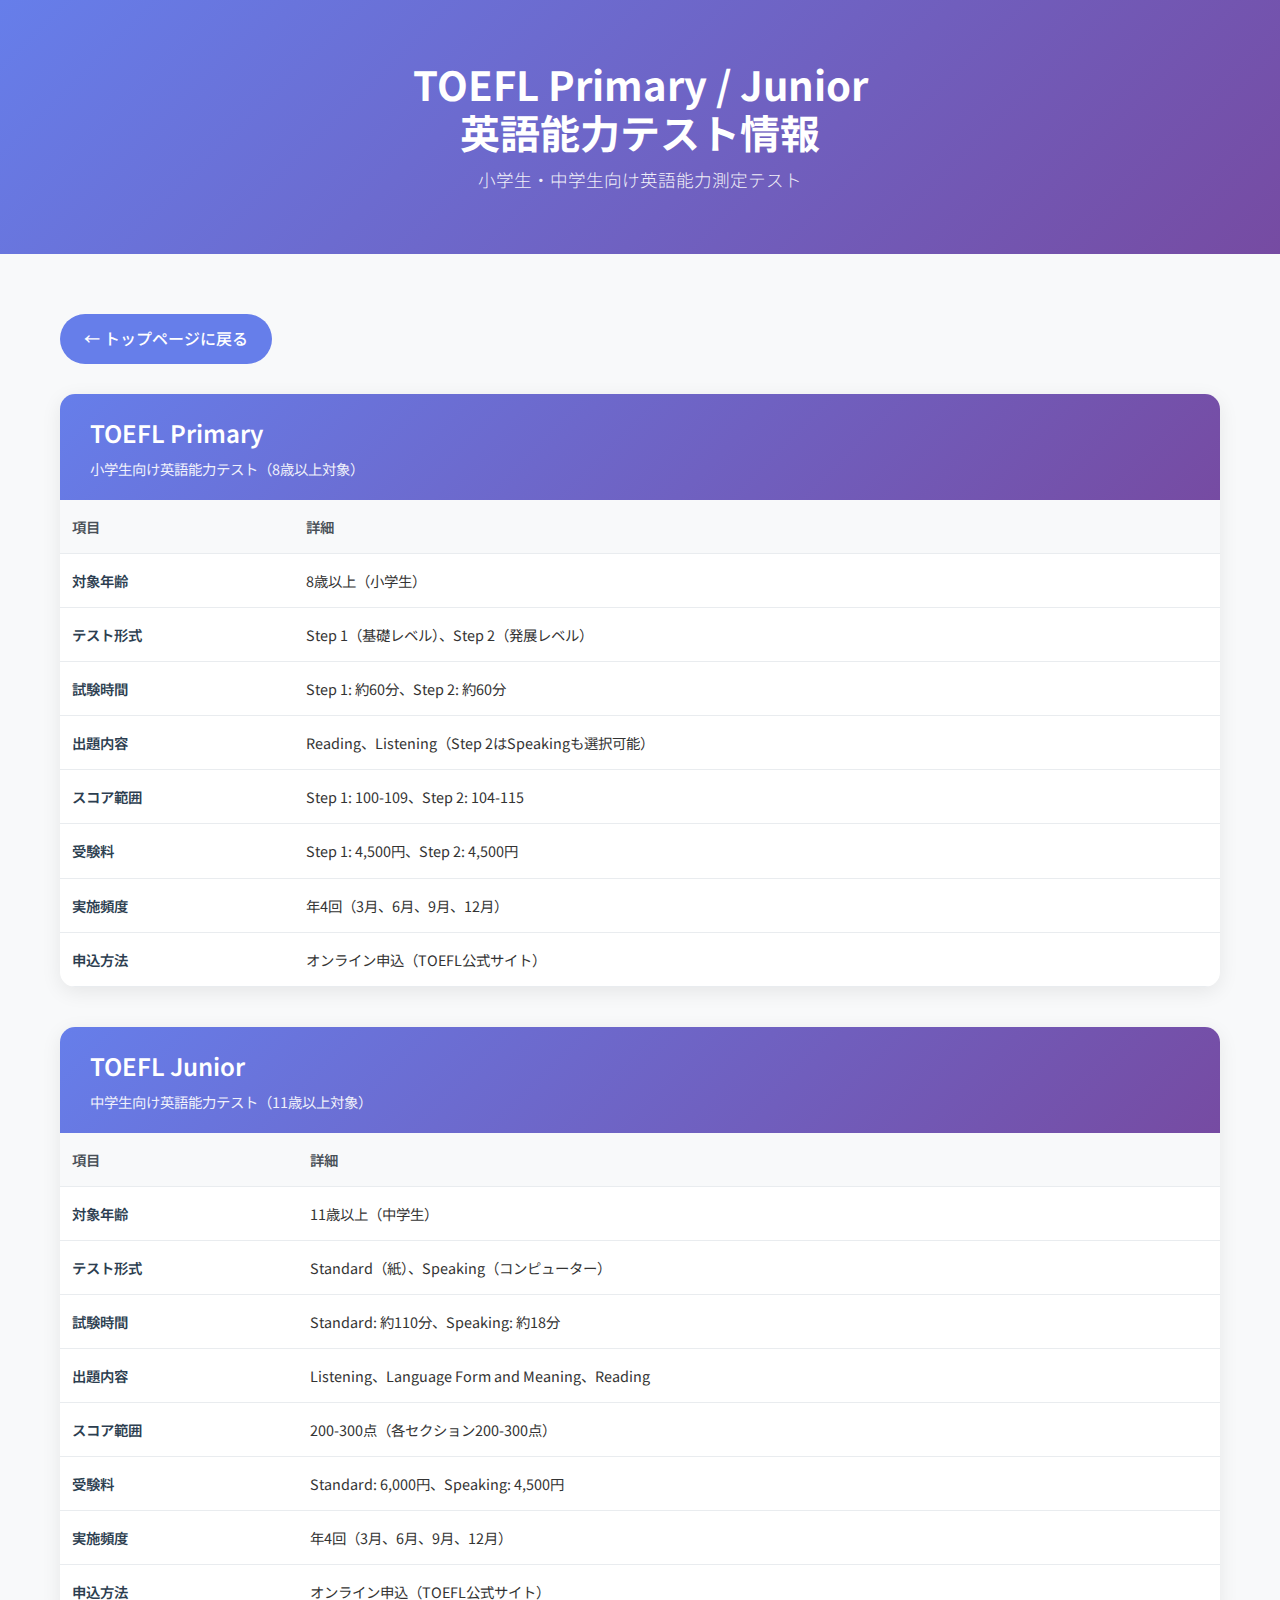
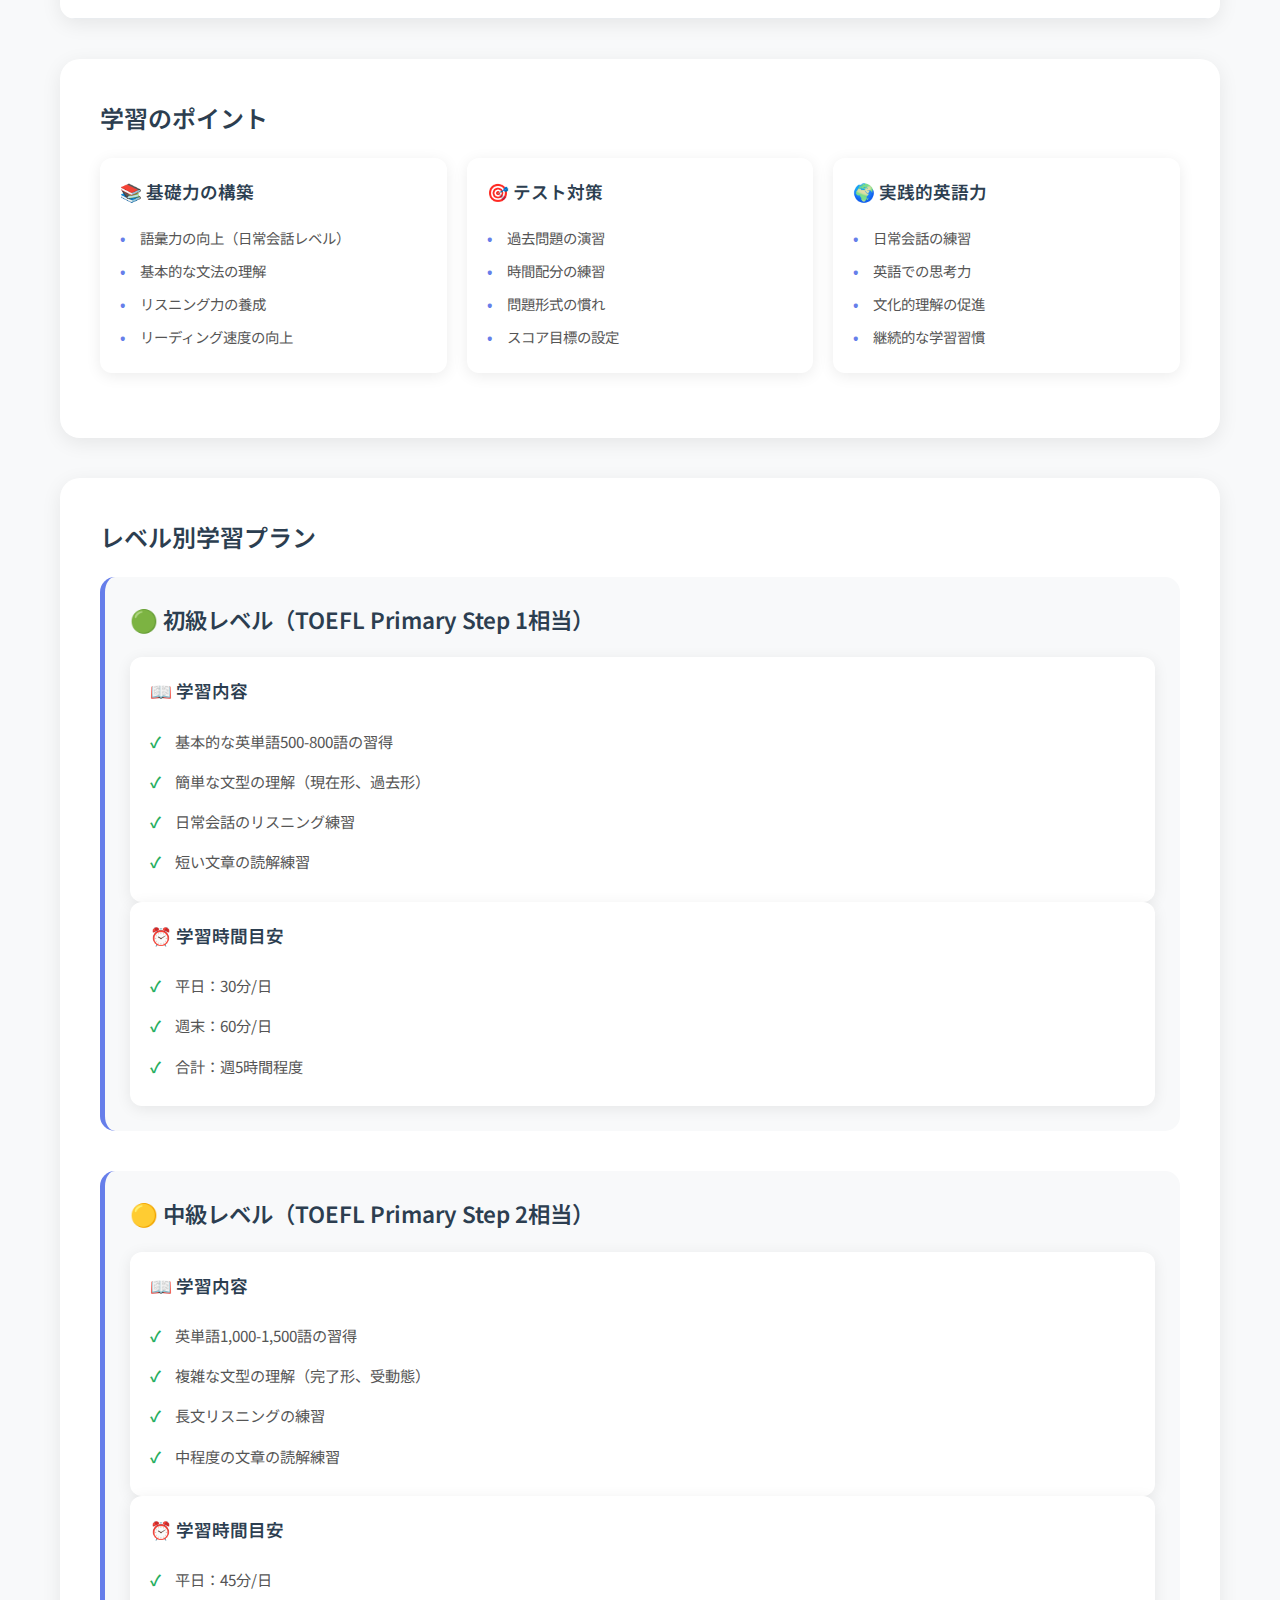
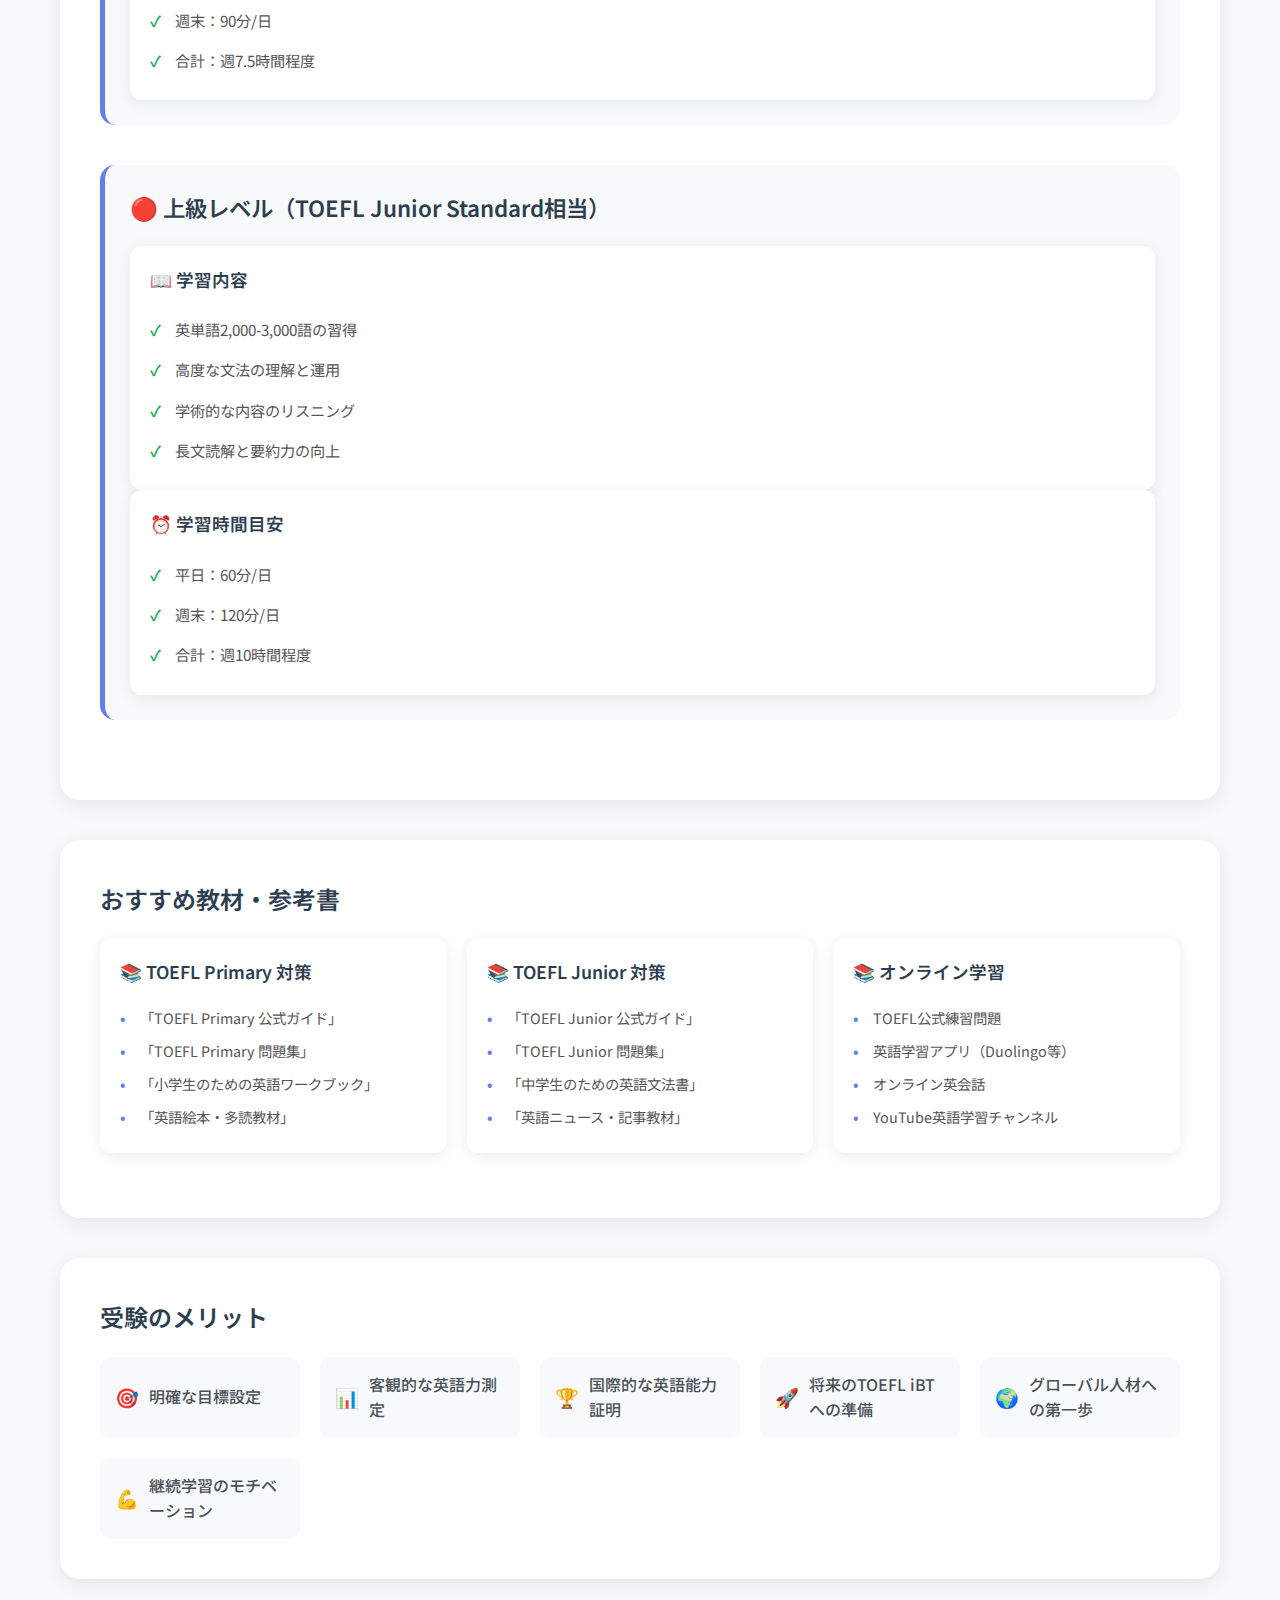
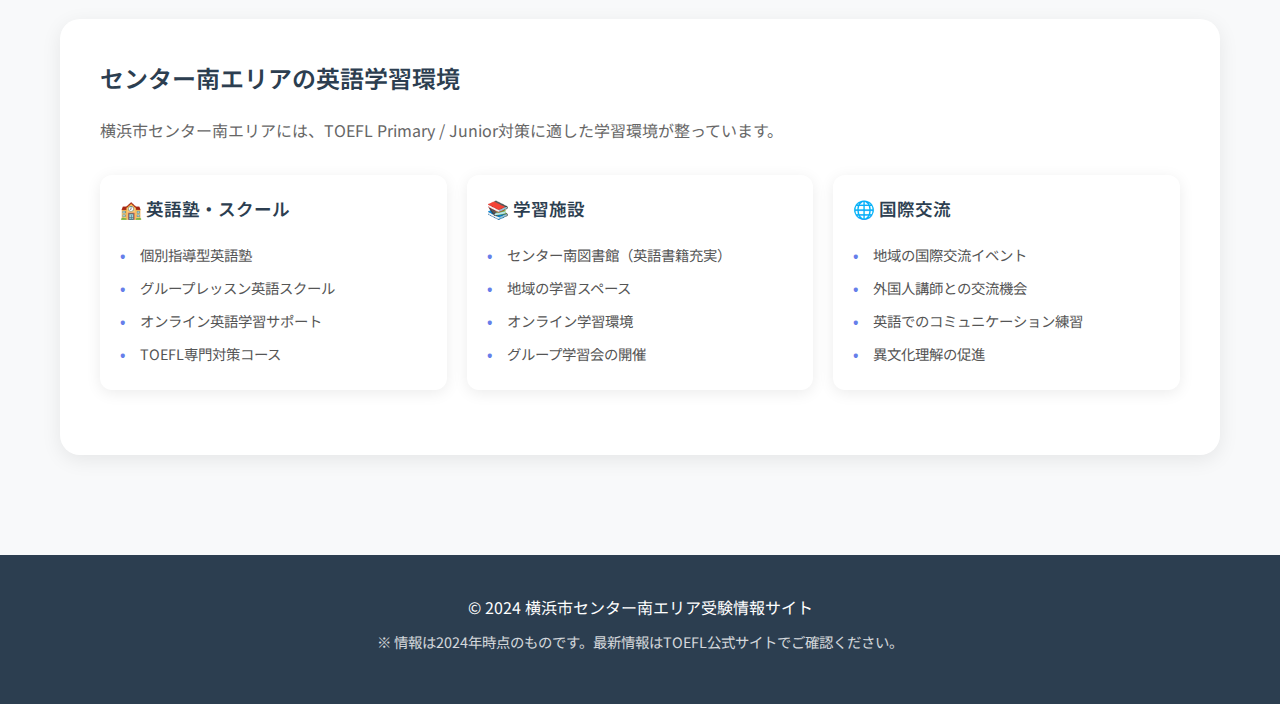
<file: toefl.html>
<!DOCTYPE html>
<html lang="ja">
<head>
    <meta charset="UTF-8">
    <meta name="viewport" content="width=device-width, initial-scale=1.0">
    <title>TOEFL Primary / Junior 情報 - 横浜市センター南エリア受験情報</title>
    <link rel="stylesheet" href="styles.css">
    <link href="https://fonts.googleapis.com/css2?family=Noto+Sans+JP:wght@300;400;500;700&display=swap" rel="stylesheet">
</head>
<body>
    <header class="header">
        <div class="container">
            <h1 class="main-title">TOEFL Primary / Junior<br>英語能力テスト情報</h1>
            <p class="subtitle">小学生・中学生向け英語能力測定テスト</p>
        </div>
    </header>

    <main class="main-content">
        <div class="container">
            <a href="index.html" class="back-button">
                ← トップページに戻る
            </a>

            <!-- TOEFL Primary セクション -->
            <div class="table-container">
                <div class="table-header">
                    <h2>TOEFL Primary</h2>
                    <p>小学生向け英語能力テスト（8歳以上対象）</p>
                </div>
                <div class="table-wrapper">
                    <table>
                        <thead>
                            <tr>
                                <th>項目</th>
                                <th>詳細</th>
                            </tr>
                        </thead>
                        <tbody>
                            <tr>
                                <td class="school-name">対象年齢</td>
                                <td>8歳以上（小学生）</td>
                            </tr>
                            <tr>
                                <td class="school-name">テスト形式</td>
                                <td>Step 1（基礎レベル）、Step 2（発展レベル）</td>
                            </tr>
                            <tr>
                                <td class="school-name">試験時間</td>
                                <td>Step 1: 約60分、Step 2: 約60分</td>
                            </tr>
                            <tr>
                                <td class="school-name">出題内容</td>
                                <td>Reading、Listening（Step 2はSpeakingも選択可能）</td>
                            </tr>
                            <tr>
                                <td class="school-name">スコア範囲</td>
                                <td>Step 1: 100-109、Step 2: 104-115</td>
                            </tr>
                            <tr>
                                <td class="school-name">受験料</td>
                                <td>Step 1: 4,500円、Step 2: 4,500円</td>
                            </tr>
                            <tr>
                                <td class="school-name">実施頻度</td>
                                <td>年4回（3月、6月、9月、12月）</td>
                            </tr>
                            <tr>
                                <td class="school-name">申込方法</td>
                                <td>オンライン申込（TOEFL公式サイト）</td>
                            </tr>
                        </tbody>
                    </table>
                </div>
            </div>

            <!-- TOEFL Junior セクション -->
            <div class="table-container">
                <div class="table-header">
                    <h2>TOEFL Junior</h2>
                    <p>中学生向け英語能力テスト（11歳以上対象）</p>
                </div>
                <div class="table-wrapper">
                    <table>
                        <thead>
                            <tr>
                                <th>項目</th>
                                <th>詳細</th>
                            </tr>
                        </thead>
                        <tbody>
                            <tr>
                                <td class="school-name">対象年齢</td>
                                <td>11歳以上（中学生）</td>
                            </tr>
                            <tr>
                                <td class="school-name">テスト形式</td>
                                <td>Standard（紙）、Speaking（コンピューター）</td>
                            </tr>
                            <tr>
                                <td class="school-name">試験時間</td>
                                <td>Standard: 約110分、Speaking: 約18分</td>
                            </tr>
                            <tr>
                                <td class="school-name">出題内容</td>
                                <td>Listening、Language Form and Meaning、Reading</td>
                            </tr>
                            <tr>
                                <td class="school-name">スコア範囲</td>
                                <td>200-300点（各セクション200-300点）</td>
                            </tr>
                            <tr>
                                <td class="school-name">受験料</td>
                                <td>Standard: 6,000円、Speaking: 4,500円</td>
                            </tr>
                            <tr>
                                <td class="school-name">実施頻度</td>
                                <td>年4回（3月、6月、9月、12月）</td>
                            </tr>
                            <tr>
                                <td class="school-name">申込方法</td>
                                <td>オンライン申込（TOEFL公式サイト）</td>
                            </tr>
                        </tbody>
                    </table>
                </div>
            </div>

            <!-- 学習のポイント -->
            <div class="info-section">
                <h3>学習のポイント</h3>
                <div class="approach-grid">
                    <div class="approach-card">
                        <h4>📚 基礎力の構築</h4>
                        <ul>
                            <li>語彙力の向上（日常会話レベル）</li>
                            <li>基本的な文法の理解</li>
                            <li>リスニング力の養成</li>
                            <li>リーディング速度の向上</li>
                        </ul>
                    </div>
                    <div class="approach-card">
                        <h4>🎯 テスト対策</h4>
                        <ul>
                            <li>過去問題の演習</li>
                            <li>時間配分の練習</li>
                            <li>問題形式の慣れ</li>
                            <li>スコア目標の設定</li>
                        </ul>
                    </div>
                    <div class="approach-card">
                        <h4>🌍 実践的英語力</h4>
                        <ul>
                            <li>日常会話の練習</li>
                            <li>英語での思考力</li>
                            <li>文化的理解の促進</li>
                            <li>継続的な学習習慣</li>
                        </ul>
                    </div>
                </div>
            </div>

            <!-- レベル別学習プラン -->
            <div class="info-section">
                <h3>レベル別学習プラン</h3>
                <div class="grade-section">
                    <h3>🟢 初級レベル（TOEFL Primary Step 1相当）</h3>
                    <div class="key-points">
                        <h4>📖 学習内容</h4>
                        <ul>
                            <li>基本的な英単語500-800語の習得</li>
                            <li>簡単な文型の理解（現在形、過去形）</li>
                            <li>日常会話のリスニング練習</li>
                            <li>短い文章の読解練習</li>
                        </ul>
                    </div>
                    <div class="key-points">
                        <h4>⏰ 学習時間目安</h4>
                        <ul>
                            <li>平日：30分/日</li>
                            <li>週末：60分/日</li>
                            <li>合計：週5時間程度</li>
                        </ul>
                    </div>
                </div>

                <div class="grade-section">
                    <h3>🟡 中級レベル（TOEFL Primary Step 2相当）</h3>
                    <div class="key-points">
                        <h4>📖 学習内容</h4>
                        <ul>
                            <li>英単語1,000-1,500語の習得</li>
                            <li>複雑な文型の理解（完了形、受動態）</li>
                            <li>長文リスニングの練習</li>
                            <li>中程度の文章の読解練習</li>
                        </ul>
                    </div>
                    <div class="key-points">
                        <h4>⏰ 学習時間目安</h4>
                        <ul>
                            <li>平日：45分/日</li>
                            <li>週末：90分/日</li>
                            <li>合計：週7.5時間程度</li>
                        </ul>
                    </div>
                </div>

                <div class="grade-section">
                    <h3>🔴 上級レベル（TOEFL Junior Standard相当）</h3>
                    <div class="key-points">
                        <h4>📖 学習内容</h4>
                        <ul>
                            <li>英単語2,000-3,000語の習得</li>
                            <li>高度な文法の理解と運用</li>
                            <li>学術的な内容のリスニング</li>
                            <li>長文読解と要約力の向上</li>
                        </ul>
                    </div>
                    <div class="key-points">
                        <h4>⏰ 学習時間目安</h4>
                        <ul>
                            <li>平日：60分/日</li>
                            <li>週末：120分/日</li>
                            <li>合計：週10時間程度</li>
                        </ul>
                    </div>
                </div>
            </div>

            <!-- おすすめ教材・参考書 -->
            <div class="info-section">
                <h3>おすすめ教材・参考書</h3>
                <div class="approach-grid">
                    <div class="approach-card">
                        <h4>📚 TOEFL Primary 対策</h4>
                        <ul>
                            <li>「TOEFL Primary 公式ガイド」</li>
                            <li>「TOEFL Primary 問題集」</li>
                            <li>「小学生のための英語ワークブック」</li>
                            <li>「英語絵本・多読教材」</li>
                        </ul>
                    </div>
                    <div class="approach-card">
                        <h4>📚 TOEFL Junior 対策</h4>
                        <ul>
                            <li>「TOEFL Junior 公式ガイド」</li>
                            <li>「TOEFL Junior 問題集」</li>
                            <li>「中学生のための英語文法書」</li>
                            <li>「英語ニュース・記事教材」</li>
                        </ul>
                    </div>
                    <div class="approach-card">
                        <h4>📚 オンライン学習</h4>
                        <ul>
                            <li>TOEFL公式練習問題</li>
                            <li>英語学習アプリ（Duolingo等）</li>
                            <li>オンライン英会話</li>
                            <li>YouTube英語学習チャンネル</li>
                        </ul>
                    </div>
                </div>
            </div>

            <!-- 受験のメリット -->
            <div class="info-section">
                <h3>受験のメリット</h3>
                <div class="features">
                    <div class="feature">
                        <span class="feature-icon">🎯</span>
                        <span>明確な目標設定</span>
                    </div>
                    <div class="feature">
                        <span class="feature-icon">📊</span>
                        <span>客観的な英語力測定</span>
                    </div>
                    <div class="feature">
                        <span class="feature-icon">🏆</span>
                        <span>国際的な英語能力証明</span>
                    </div>
                    <div class="feature">
                        <span class="feature-icon">🚀</span>
                        <span>将来のTOEFL iBTへの準備</span>
                    </div>
                    <div class="feature">
                        <span class="feature-icon">🌍</span>
                        <span>グローバル人材への第一歩</span>
                    </div>
                    <div class="feature">
                        <span class="feature-icon">💪</span>
                        <span>継続学習のモチベーション</span>
                    </div>
                </div>
            </div>

            <!-- センター南エリアの英語学習環境 -->
            <div class="info-section">
                <h3>センター南エリアの英語学習環境</h3>
                <p>横浜市センター南エリアには、TOEFL Primary / Junior対策に適した学習環境が整っています。</p>
                
                <div class="approach-grid">
                    <div class="approach-card">
                        <h4>🏫 英語塾・スクール</h4>
                        <ul>
                            <li>個別指導型英語塾</li>
                            <li>グループレッスン英語スクール</li>
                            <li>オンライン英語学習サポート</li>
                            <li>TOEFL専門対策コース</li>
                        </ul>
                    </div>
                    <div class="approach-card">
                        <h4>📚 学習施設</h4>
                        <ul>
                            <li>センター南図書館（英語書籍充実）</li>
                            <li>地域の学習スペース</li>
                            <li>オンライン学習環境</li>
                            <li>グループ学習会の開催</li>
                        </ul>
                    </div>
                    <div class="approach-card">
                        <h4>🌐 国際交流</h4>
                        <ul>
                            <li>地域の国際交流イベント</li>
                            <li>外国人講師との交流機会</li>
                            <li>英語でのコミュニケーション練習</li>
                            <li>異文化理解の促進</li>
                        </ul>
                    </div>
                </div>
            </div>
        </div>
    </main>

    <footer class="footer">
        <div class="container">
            <p>&copy; 2024 横浜市センター南エリア受験情報サイト</p>
            <p class="disclaimer">※ 情報は2024年時点のものです。最新情報はTOEFL公式サイトでご確認ください。</p>
        </div>
    </footer>

    <script>
        // Enhanced mobile experience
        document.addEventListener('DOMContentLoaded', function() {
            // Add touch feedback for cards
            const cards = document.querySelectorAll('.card, .approach-card');
            cards.forEach(card => {
                card.addEventListener('touchstart', function() {
                    this.style.transform = 'translateY(-5px) scale(0.98)';
                });
                
                card.addEventListener('touchend', function() {
                    this.style.transform = 'translateY(-10px) scale(1)';
                });
            });
        });
    </script>
</body>
</html>
</file>
<file: styles.css>
/* Reset and Base Styles */
* {
    margin: 0;
    padding: 0;
    box-sizing: border-box;
}

body {
    font-family: 'Noto Sans JP', sans-serif;
    line-height: 1.6;
    color: #333;
    background-color: #f8f9fa;
}

.container {
    max-width: 1200px;
    margin: 0 auto;
    padding: 0 20px;
}

/* Header Styles */
.header {
    background: linear-gradient(135deg, #667eea 0%, #764ba2 100%);
    color: white;
    padding: 60px 0;
    text-align: center;
}

.main-title {
    font-size: 2.5rem;
    font-weight: 700;
    margin-bottom: 10px;
    line-height: 1.2;
}

.subtitle {
    font-size: 1.1rem;
    font-weight: 300;
    opacity: 0.9;
}

/* Main Content */
.main-content {
    padding: 60px 0;
}

/* Recommender Section */
.recommender-section {
    background: linear-gradient(135deg, #667eea 0%, #764ba2 100%);
    border-radius: 25px;
    padding: 50px;
    margin-bottom: 60px;
    box-shadow: 0 15px 40px rgba(102, 126, 234, 0.3);
    color: white;
}

.recommender-intro {
    text-align: center;
}

.recommender-intro h2 {
    font-size: 2rem;
    font-weight: 700;
    margin-bottom: 20px;
    line-height: 1.4;
}

.recommender-intro p {
    font-size: 1.1rem;
    margin-bottom: 30px;
    opacity: 0.95;
    line-height: 1.7;
}

.start-button {
    background: white;
    color: #667eea;
    border: none;
    padding: 18px 50px;
    border-radius: 50px;
    font-size: 1.2rem;
    font-weight: 600;
    cursor: pointer;
    transition: all 0.3s ease;
    box-shadow: 0 10px 25px rgba(0, 0, 0, 0.15);
    text-decoration: none;
    display: inline-block;
}

.start-button:hover {
    transform: translateY(-3px);
    box-shadow: 0 15px 35px rgba(0, 0, 0, 0.25);
}

/* Diagnosis CTA Styles */
.diagnosis-cta {
    display: flex;
    flex-direction: column;
    align-items: center;
    gap: 15px;
}

.cta-note {
    font-size: 0.9rem;
    opacity: 0.8;
    font-style: italic;
    margin: 0;
}

/* Questionnaire */
.recommender-questionnaire {
    background: white;
    border-radius: 20px;
    padding: 40px;
    color: #333;
}

.progress-bar {
    background: #e9ecef;
    height: 8px;
    border-radius: 10px;
    margin-bottom: 30px;
    position: relative;
    overflow: hidden;
}

.progress-fill {
    background: linear-gradient(90deg, #667eea 0%, #764ba2 100%);
    height: 100%;
    width: 0%;
    transition: width 0.3s ease;
    border-radius: 10px;
}

.progress-text {
    display: block;
    text-align: center;
    margin-top: 10px;
    font-weight: 600;
    color: #667eea;
}

.question-container {
    min-height: 400px;
    margin-bottom: 30px;
}

.question-slide {
    animation: slideIn 0.4s ease;
}

@keyframes slideIn {
    from {
        opacity: 0;
        transform: translateX(20px);
    }
    to {
        opacity: 1;
        transform: translateX(0);
    }
}

.question-title {
    font-size: 1.5rem;
    font-weight: 600;
    margin-bottom: 30px;
    color: #2c3e50;
    line-height: 1.5;
}

.options-container {
    display: flex;
    flex-direction: column;
    gap: 15px;
}

.option-label {
    display: flex;
    align-items: center;
    padding: 20px 25px;
    background: #f8f9fa;
    border: 2px solid #e9ecef;
    border-radius: 15px;
    cursor: pointer;
    transition: all 0.3s ease;
    position: relative;
}

.option-label:hover {
    background: #e8f4ff;
    border-color: #667eea;
    transform: translateX(5px);
}

.option-label input[type="radio"],
.option-label input[type="checkbox"] {
    margin-right: 15px;
    width: 20px;
    height: 20px;
    cursor: pointer;
    accent-color: #667eea;
}

.option-label input:checked + .option-text {
    font-weight: 600;
    color: #667eea;
}

.option-label:has(input:checked) {
    background: linear-gradient(135deg, rgba(102, 126, 234, 0.1) 0%, rgba(118, 75, 162, 0.1) 100%);
    border-color: #667eea;
    box-shadow: 0 5px 15px rgba(102, 126, 234, 0.2);
}

.option-text {
    font-size: 1rem;
    color: #495057;
    flex: 1;
    line-height: 1.5;
}

.navigation-buttons {
    display: flex;
    justify-content: space-between;
    gap: 20px;
}

.nav-button {
    padding: 15px 40px;
    border: none;
    border-radius: 30px;
    font-size: 1rem;
    font-weight: 600;
    cursor: pointer;
    transition: all 0.3s ease;
}

.prev-button {
    background: #e9ecef;
    color: #495057;
}

.prev-button:hover:not(:disabled) {
    background: #dee2e6;
    transform: translateY(-2px);
}

.next-button {
    background: linear-gradient(135deg, #667eea 0%, #764ba2 100%);
    color: white;
    flex: 1;
}

.next-button:hover:not(:disabled) {
    transform: translateY(-2px);
    box-shadow: 0 10px 25px rgba(102, 126, 234, 0.3);
}

.nav-button:disabled {
    opacity: 0.5;
    cursor: not-allowed;
}

/* Results Section */
.recommender-results {
    background: white;
    border-radius: 20px;
    padding: 40px;
    color: #333;
}

.recommender-results h2 {
    font-size: 2rem;
    font-weight: 700;
    margin-bottom: 30px;
    color: white;
    text-align: center;
}

.result-summary {
    margin-bottom: 40px;
}

.result-card {
    background: white;
    border-radius: 15px;
    padding: 30px;
    margin-bottom: 25px;
    box-shadow: 0 5px 20px rgba(0, 0, 0, 0.08);
    transition: transform 0.3s ease;
}

.result-card:hover {
    transform: translateY(-5px);
}

.result-card.primary-result {
    background: linear-gradient(135deg, #f8f9fa 0%, #e8f4ff 100%);
    border-left: 5px solid #667eea;
}

.result-card h3 {
    font-size: 1.4rem;
    font-weight: 600;
    margin-bottom: 20px;
    color: #2c3e50;
    display: flex;
    align-items: center;
    gap: 10px;
}

.result-highlight {
    font-size: 1.3rem;
    font-weight: 600;
    color: #667eea;
    line-height: 1.6;
}

.school-list {
    list-style: none;
    padding: 0;
}

.school-list li {
    padding: 12px 20px;
    background: #f8f9fa;
    border-radius: 10px;
    margin-bottom: 10px;
    border-left: 4px solid #667eea;
    font-weight: 500;
    transition: all 0.3s ease;
}

.school-list li:hover {
    background: #e8f4ff;
    transform: translateX(5px);
}

.advice-list {
    list-style: none;
    padding: 0;
}

.advice-list li {
    padding: 10px 0;
    padding-left: 30px;
    position: relative;
    line-height: 1.7;
    color: #555;
}

.advice-list li::before {
    content: "✓";
    position: absolute;
    left: 0;
    color: #27ae60;
    font-weight: bold;
    font-size: 1.2rem;
}

.result-note {
    margin-top: 15px;
    font-size: 0.9rem;
    color: #666;
    font-style: italic;
}

.next-steps {
    margin-top: 40px;
    padding: 30px;
    background: linear-gradient(135deg, #f8f9fa 0%, #fff 100%);
    border-radius: 15px;
}

.next-steps h3 {
    font-size: 1.4rem;
    font-weight: 600;
    margin-bottom: 25px;
    color: #2c3e50;
    text-align: center;
}

.steps-grid {
    display: grid;
    grid-template-columns: repeat(auto-fit, minmax(200px, 1fr));
    gap: 20px;
}

.step-card {
    background: white;
    padding: 25px;
    border-radius: 12px;
    text-align: center;
    box-shadow: 0 3px 15px rgba(0, 0, 0, 0.08);
    transition: transform 0.3s ease;
}

.step-card:hover {
    transform: translateY(-5px);
}

.step-number {
    width: 50px;
    height: 50px;
    background: linear-gradient(135deg, #667eea 0%, #764ba2 100%);
    color: white;
    border-radius: 50%;
    display: flex;
    align-items: center;
    justify-content: center;
    font-size: 1.5rem;
    font-weight: 700;
    margin: 0 auto 15px;
}

.step-card p {
    color: #495057;
    font-weight: 500;
    line-height: 1.5;
}

.restart-button {
    background: linear-gradient(135deg, #667eea 0%, #764ba2 100%);
    color: white;
    border: none;
    padding: 15px 40px;
    border-radius: 30px;
    font-size: 1.1rem;
    font-weight: 600;
    cursor: pointer;
    transition: all 0.3s ease;
    display: block;
    margin: 30px auto 0;
}

.restart-button:hover {
    transform: translateY(-3px);
    box-shadow: 0 10px 25px rgba(102, 126, 234, 0.3);
}

/* Quick Access Section */
.quick-access-section {
    margin-bottom: 40px;
}

.section-title {
    font-size: 1.8rem;
    font-weight: 600;
    margin-bottom: 30px;
    color: #2c3e50;
    text-align: center;
}

.navigation-cards {
    display: grid;
    grid-template-columns: repeat(2, 1fr);
    gap: 30px;
    margin-bottom: 60px;
}

.card {
    background: white;
    border-radius: 20px;
    box-shadow: 0 10px 30px rgba(0, 0, 0, 0.1);
    overflow: hidden;
    cursor: pointer;
    transition: all 0.3s ease;
    position: relative;
}

.card:hover {
    transform: translateY(-10px);
    box-shadow: 0 20px 40px rgba(0, 0, 0, 0.15);
}

.card-image {
    height: 180px;
    position: relative;
    overflow: hidden;
}

.image-placeholder {
    width: 100%;
    height: 100%;
    display: flex;
    align-items: center;
    justify-content: center;
    position: relative;
}

.middle-school-image {
    background: linear-gradient(135deg, #ff9a9e 0%, #fecfef 100%);
}

.high-school-image {
    background: linear-gradient(135deg, #a8edea 0%, #fed6e3 100%);
}

.exam-prep-image {
    background: linear-gradient(135deg, #ffecd2 0%, #fcb69f 100%);
}

.toefl-image {
    background: linear-gradient(135deg, #a8edea 0%, #fed6e3 100%);
}

.icon {
    font-size: 4rem;
    opacity: 0.8;
}

.card-content {
    padding: 25px;
}

.card-content h2 {
    font-size: 1.5rem;
    font-weight: 600;
    margin-bottom: 10px;
    color: #2c3e50;
}

.card-content p {
    color: #666;
    margin-bottom: 20px;
    font-size: 1rem;
}

.card-stats {
    display: flex;
    gap: 20px;
}

.stat {
    background: #f8f9fa;
    padding: 8px 16px;
    border-radius: 20px;
    font-size: 0.9rem;
    font-weight: 500;
    color: #495057;
}

.card-overlay {
    position: absolute;
    top: 0;
    left: 0;
    right: 0;
    bottom: 0;
    background: rgba(102, 126, 234, 0.9);
    display: flex;
    align-items: center;
    justify-content: center;
    opacity: 0;
    transition: opacity 0.3s ease;
}

.card:hover .card-overlay {
    opacity: 1;
}

.overlay-text {
    color: white;
    font-size: 1.2rem;
    font-weight: 500;
}

/* Info Section */
.info-section {
    background: white;
    padding: 40px;
    border-radius: 20px;
    box-shadow: 0 5px 20px rgba(0, 0, 0, 0.08);
    margin-bottom: 40px;
}

.info-section h3 {
    font-size: 1.5rem;
    font-weight: 600;
    margin-bottom: 20px;
    color: #2c3e50;
}

.info-section p {
    color: #666;
    margin-bottom: 30px;
    line-height: 1.7;
}

.features {
    display: grid;
    grid-template-columns: repeat(auto-fit, minmax(200px, 1fr));
    gap: 20px;
}

.feature {
    display: flex;
    align-items: center;
    gap: 10px;
    padding: 15px;
    background: #f8f9fa;
    border-radius: 10px;
    font-weight: 500;
    color: #495057;
}

.feature-icon {
    font-size: 1.2rem;
}

/* Footer */
.footer {
    background: #2c3e50;
    color: white;
    padding: 40px 0;
    text-align: center;
}

.footer p {
    margin-bottom: 10px;
}

.disclaimer {
    font-size: 0.9rem;
    opacity: 0.8;
}

/* Table Styles */
.table-container {
    background: white;
    border-radius: 15px;
    overflow: hidden;
    box-shadow: 0 5px 20px rgba(0, 0, 0, 0.08);
    margin-bottom: 40px;
}

.table-header {
    background: linear-gradient(135deg, #667eea 0%, #764ba2 100%);
    color: white;
    padding: 20px 30px;
}

.table-header h2 {
    font-size: 1.5rem;
    font-weight: 600;
    margin-bottom: 5px;
}

.table-header p {
    opacity: 0.9;
    font-size: 0.9rem;
}

.table-wrapper {
    overflow-x: auto;
}

table {
    width: 100%;
    border-collapse: collapse;
    font-size: 0.9rem;
}

th, td {
    padding: 15px 12px;
    text-align: left;
    border-bottom: 1px solid #e9ecef;
}

th {
    background: #f8f9fa;
    font-weight: 600;
    color: #495057;
    position: sticky;
    top: 0;
    z-index: 10;
}

tr:hover {
    background: #f8f9fa;
}

.school-name {
    font-weight: 600;
    color: #2c3e50;
}

.school-name a {
    color: #667eea;
    text-decoration: none;
    transition: color 0.3s ease;
}

.school-name a:hover {
    color: #764ba2;
    text-decoration: underline;
}

/* Map Styles */
.map-container {
    background: white;
    border-radius: 15px;
    padding: 20px;
    box-shadow: 0 5px 20px rgba(0, 0, 0, 0.08);
    margin-bottom: 40px;
}

.map-container h3 {
    font-size: 1.3rem;
    font-weight: 600;
    margin-bottom: 15px;
    color: #2c3e50;
}

.map-wrapper {
    width: 100%;
    height: 400px;
    border-radius: 10px;
    overflow: hidden;
}

/* Back Button */
.back-button {
    display: inline-flex;
    align-items: center;
    gap: 8px;
    background: #667eea;
    color: white;
    padding: 12px 24px;
    border-radius: 25px;
    text-decoration: none;
    font-weight: 500;
    transition: all 0.3s ease;
    margin-bottom: 30px;
}

.back-button:hover {
    background: #764ba2;
    transform: translateY(-2px);
}

/* Commute Route Styles */
.commute-route {
    cursor: pointer;
    color: #667eea;
    text-decoration: none;
    transition: all 0.3s ease;
    padding: 4px 8px;
    border-radius: 4px;
    display: inline-block;
    position: relative;
}

.commute-route:hover {
    background-color: #f0f4ff;
    color: #764ba2;
    text-decoration: underline;
}

.commute-route::after {
    content: " 🗺️";
    font-size: 0.8em;
    margin-left: 4px;
}

/* Enhanced Table Styles for Mobile */
@media (max-width: 1024px) {
    .table-wrapper {
        overflow-x: auto;
        -webkit-overflow-scrolling: touch;
    }
    
    table {
        min-width: 800px;
    }
    
    .navigation-cards {
        grid-template-columns: repeat(2, 1fr);
        gap: 25px;
    }
    
    .card-image {
        height: 150px;
    }
    
    .card-content h2 {
        font-size: 1.3rem;
    }
    
    .recommender-section {
        padding: 40px 30px;
    }
}

/* Responsive Design */
@media (max-width: 768px) {
    .main-title {
        font-size: 2rem;
    }
    
    .recommender-section {
        padding: 30px 20px;
        border-radius: 20px;
        margin-bottom: 40px;
    }
    
    .recommender-intro h2 {
        font-size: 1.5rem;
    }
    
    .recommender-intro p {
        font-size: 1rem;
    }
    
    .start-button {
        padding: 15px 40px;
        font-size: 1.1rem;
    }
    
    .recommender-questionnaire {
        padding: 25px 20px;
    }
    
    .question-container {
        min-height: 300px;
    }
    
    .question-title {
        font-size: 1.2rem;
    }
    
    .option-label {
        padding: 15px 20px;
    }
    
    .option-text {
        font-size: 0.9rem;
    }
    
    .navigation-buttons {
        flex-direction: column;
    }
    
    .nav-button {
        width: 100%;
        padding: 12px 30px;
    }
    
    .recommender-results {
        padding: 25px 20px;
    }
    
    .recommender-results h2 {
        font-size: 1.5rem;
    }
    
    .result-card {
        padding: 20px;
    }
    
    .result-card h3 {
        font-size: 1.2rem;
    }
    
    .result-highlight {
        font-size: 1.1rem;
    }
    
    .steps-grid {
        grid-template-columns: 1fr;
    }
    
    .section-title {
        font-size: 1.5rem;
    }
    
    .navigation-cards {
        grid-template-columns: 1fr;
        gap: 30px;
    }
    
    .card {
        margin: 0 10px;
    }
    
    .table-wrapper {
        font-size: 0.8rem;
        border-radius: 10px;
        box-shadow: 0 2px 10px rgba(0, 0, 0, 0.1);
    }
    
    table {
        min-width: 700px;
    }
    
    th, td {
        padding: 8px 6px;
        font-size: 0.75rem;
    }
    
    .school-name {
        font-size: 0.8rem;
    }
    
    .commute-route {
        font-size: 0.7rem;
        padding: 2px 4px;
    }
    
    .features {
        grid-template-columns: 1fr;
    }
    
    .table-header {
        padding: 15px 20px;
    }
    
    .table-header h2 {
        font-size: 1.2rem;
    }
    
    .table-header p {
        font-size: 0.8rem;
    }
    
    .map-wrapper {
        height: 300px;
    }
}

@media (max-width: 480px) {
    .container {
        padding: 0 15px;
    }
    
    .main-title {
        font-size: 1.8rem;
    }
    
    .recommender-section {
        padding: 25px 15px;
        border-radius: 15px;
    }
    
    .recommender-intro h2 {
        font-size: 1.3rem;
    }
    
    .recommender-intro p {
        font-size: 0.9rem;
    }
    
    .start-button {
        padding: 12px 30px;
        font-size: 1rem;
        width: 100%;
    }
    
    .recommender-questionnaire {
        padding: 20px 15px;
    }
    
    .question-title {
        font-size: 1.1rem;
    }
    
    .option-label {
        padding: 12px 15px;
    }
    
    .option-text {
        font-size: 0.85rem;
    }
    
    .nav-button {
        padding: 10px 25px;
        font-size: 0.9rem;
    }
    
    .result-card {
        padding: 15px;
    }
    
    .result-card h3 {
        font-size: 1.1rem;
    }
    
    .result-highlight {
        font-size: 1rem;
    }
    
    .step-card {
        padding: 20px;
    }
    
    .step-number {
        width: 40px;
        height: 40px;
        font-size: 1.2rem;
    }
    
    .restart-button {
        padding: 12px 30px;
        font-size: 1rem;
        width: 100%;
    }
    
    .card-content {
        padding: 20px;
    }
    
    .info-section {
        padding: 25px;
    }
    
    .table-wrapper {
        font-size: 0.7rem;
    }
    
    table {
        min-width: 600px;
    }
    
    th, td {
        padding: 6px 4px;
        font-size: 0.7rem;
    }
    
    .school-name {
        font-size: 0.75rem;
    }
    
    .commute-route {
        font-size: 0.65rem;
        padding: 1px 3px;
    }
    
    .map-wrapper {
        height: 250px;
    }
    
    .back-button {
        padding: 10px 20px;
        font-size: 0.9rem;
    }
}

/* Large Desktop Optimization */
@media (min-width: 1400px) {
    .container {
        max-width: 1400px;
    }
    
    .navigation-cards {
        grid-template-columns: repeat(2, 1fr);
        gap: 40px;
    }
    
    .card-content {
        padding: 30px;
    }
    
    .recommender-section {
        padding: 60px;
    }
    
    .table-wrapper {
        font-size: 1rem;
    }
    
    th, td {
        padding: 18px 15px;
    }
    
    .commute-route {
        font-size: 0.95rem;
        padding: 6px 10px;
    }
}

/* Touch-friendly improvements for mobile */
@media (hover: none) and (pointer: coarse) {
    .commute-route {
        padding: 8px 12px;
        font-size: 0.9rem;
        min-height: 44px;
        display: flex;
        align-items: center;
        justify-content: center;
    }
    
    .card {
        margin: 0 5px;
    }
    
    .back-button {
        padding: 15px 25px;
        font-size: 1rem;
        min-height: 44px;
    }
}

/* Uniform Section Styles */
.uniform-section {
    background: white;
    border-radius: 15px;
    padding: 30px;
    box-shadow: 0 5px 20px rgba(0, 0, 0, 0.08);
    margin-bottom: 40px;
}

.uniform-section h3 {
    font-size: 1.5rem;
    font-weight: 600;
    margin-bottom: 25px;
    color: #2c3e50;
    text-align: center;
}

.uniform-grid {
    display: grid;
    grid-template-columns: repeat(auto-fit, minmax(300px, 1fr));
    gap: 30px;
}

.uniform-category {
    background: #f8f9fa;
    border-radius: 12px;
    padding: 20px;
}

.uniform-category h4 {
    font-size: 1.2rem;
    font-weight: 600;
    margin-bottom: 20px;
    color: #495057;
    text-align: center;
}

.uniform-photos {
    display: grid;
    grid-template-columns: repeat(auto-fit, minmax(120px, 1fr));
    gap: 15px;
}

.uniform-photo {
    text-align: center;
}

.uniform-photo h5 {
    font-size: 1rem;
    font-weight: 500;
    margin-bottom: 10px;
    color: #667eea;
}

.photo-placeholder {
    background: linear-gradient(135deg, #e3f2fd 0%, #f3e5f5 100%);
    border: 2px dashed #667eea;
    border-radius: 8px;
    padding: 20px 10px;
    min-height: 120px;
    display: flex;
    flex-direction: column;
    align-items: center;
    justify-content: center;
    transition: all 0.3s ease;
}

.photo-placeholder:hover {
    background: linear-gradient(135deg, #e8f5e8 0%, #f0f8ff 100%);
    border-color: #764ba2;
}

.photo-placeholder p {
    font-weight: 500;
    color: #667eea;
    margin-bottom: 5px;
}

.photo-placeholder small {
    color: #666;
    font-size: 0.8rem;
}

/* Exam Prep Page Styles */
.exam-prep-content {
    padding: 30px;
}

.grade-section {
    margin-bottom: 40px;
    padding: 25px;
    background: #f8f9fa;
    border-radius: 15px;
    border-left: 5px solid #667eea;
}

.grade-section h3 {
    font-size: 1.4rem;
    font-weight: 600;
    margin-bottom: 20px;
    color: #2c3e50;
    display: flex;
    align-items: center;
    gap: 10px;
}

.approach-grid {
    display: grid;
    grid-template-columns: repeat(auto-fit, minmax(280px, 1fr));
    gap: 20px;
    margin-bottom: 25px;
}

.approach-card {
    background: white;
    border-radius: 12px;
    padding: 20px;
    box-shadow: 0 3px 15px rgba(0, 0, 0, 0.08);
    transition: transform 0.3s ease;
}

.approach-card:hover {
    transform: translateY(-3px);
}

.approach-card.sparta {
    border-top: 4px solid #e74c3c;
}

.approach-card.global {
    border-top: 4px solid #3498db;
}

.approach-card.balanced {
    border-top: 4px solid #27ae60;
}

.approach-card h4 {
    font-size: 1.1rem;
    font-weight: 600;
    margin-bottom: 15px;
    color: #2c3e50;
}

.approach-card ul {
    list-style: none;
    padding: 0;
}

.approach-card li {
    padding: 5px 0;
    padding-left: 20px;
    position: relative;
    font-size: 0.9rem;
    color: #555;
}

.approach-card li::before {
    content: "•";
    position: absolute;
    left: 0;
    color: #667eea;
    font-weight: bold;
}

.key-points {
    background: white;
    border-radius: 12px;
    padding: 20px;
    box-shadow: 0 3px 15px rgba(0, 0, 0, 0.08);
}

.key-points h4 {
    font-size: 1.1rem;
    font-weight: 600;
    margin-bottom: 15px;
    color: #2c3e50;
    display: flex;
    align-items: center;
    gap: 8px;
}

.key-points ul {
    list-style: none;
    padding: 0;
}

.key-points li {
    padding: 8px 0;
    padding-left: 25px;
    position: relative;
    font-size: 0.95rem;
    color: #555;
}

.key-points li::before {
    content: "✓";
    position: absolute;
    left: 0;
    color: #27ae60;
    font-weight: bold;
}

.approach-analysis {
    display: grid;
    grid-template-columns: repeat(auto-fit, minmax(350px, 1fr));
    gap: 30px;
    margin-top: 20px;
}

.approach-detail {
    background: white;
    border-radius: 15px;
    padding: 25px;
    box-shadow: 0 5px 20px rgba(0, 0, 0, 0.08);
    transition: transform 0.3s ease;
}

.approach-detail:hover {
    transform: translateY(-5px);
}

.approach-detail.sparta {
    border-top: 5px solid #e74c3c;
}

.approach-detail.global {
    border-top: 5px solid #3498db;
}

.approach-detail.balanced {
    border-top: 5px solid #27ae60;
}

.approach-detail h3 {
    font-size: 1.3rem;
    font-weight: 600;
    margin-bottom: 20px;
    color: #2c3e50;
    display: flex;
    align-items: center;
    gap: 10px;
}

.approach-info {
    display: grid;
    grid-template-columns: repeat(auto-fit, minmax(200px, 1fr));
    gap: 20px;
}

.approach-info .info-section {
    background: #f8f9fa;
    border-radius: 10px;
    padding: 15px;
    margin: 0;
    box-shadow: none;
}

.approach-info .info-section h4 {
    font-size: 1rem;
    font-weight: 600;
    margin-bottom: 10px;
    color: #495057;
}

.approach-info .info-section ul {
    list-style: none;
    padding: 0;
}

.approach-info .info-section li {
    padding: 4px 0;
    padding-left: 18px;
    position: relative;
    font-size: 0.85rem;
    color: #666;
}

.approach-info .info-section li::before {
    content: "•";
    position: absolute;
    left: 0;
    color: #667eea;
    font-weight: bold;
}

/* Grade Overview Styles */
.grade-overview {
    display: grid;
    grid-template-columns: repeat(auto-fit, minmax(200px, 1fr));
    gap: 20px;
    margin: 20px 0;
}

.grade-card {
    background: white;
    border-radius: 12px;
    padding: 20px;
    box-shadow: 0 3px 15px rgba(0, 0, 0, 0.08);
    text-align: center;
    transition: transform 0.3s ease;
}

.grade-card:hover {
    transform: translateY(-3px);
}

.grade-card h4 {
    font-size: 1.1rem;
    font-weight: 600;
    margin-bottom: 10px;
    color: #2c3e50;
}

.grade-card p {
    font-size: 0.9rem;
    color: #666;
    margin: 0;
}

/* Approach Summary Styles */
.approach-summary {
    margin: 30px 0;
}

.approach-summary h4 {
    font-size: 1.2rem;
    font-weight: 600;
    margin-bottom: 20px;
    color: #2c3e50;
    text-align: center;
}

.approach-cards {
    display: grid;
    grid-template-columns: repeat(auto-fit, minmax(200px, 1fr));
    gap: 20px;
}

.approach-mini {
    background: white;
    border-radius: 12px;
    padding: 20px;
    box-shadow: 0 3px 15px rgba(0, 0, 0, 0.08);
    text-align: center;
    transition: transform 0.3s ease;
}

.approach-mini:hover {
    transform: translateY(-3px);
}

.approach-mini.sparta {
    border-top: 4px solid #e74c3c;
}

.approach-mini.global {
    border-top: 4px solid #3498db;
}

.approach-mini.balanced {
    border-top: 4px solid #27ae60;
}

.approach-mini h5 {
    font-size: 1rem;
    font-weight: 600;
    margin-bottom: 10px;
    color: #2c3e50;
}

.approach-mini p {
    font-size: 0.85rem;
    color: #666;
    margin: 0;
}

/* Responsive adjustments for exam prep page */
@media (max-width: 768px) {
    .approach-grid {
        grid-template-columns: 1fr;
    }
    
    .approach-analysis {
        grid-template-columns: 1fr;
    }
    
    .approach-info {
        grid-template-columns: 1fr;
    }
    
    .grade-section {
        padding: 20px;
    }
    
    .exam-prep-content {
        padding: 20px;
    }
    
    .grade-overview {
        grid-template-columns: 1fr;
    }
    
    .approach-cards {
        grid-template-columns: 1fr;
    }
}

/* Level Chart Styles */
.level-chart-container {
    margin: 30px 0;
}

.chart-controls {
    display: flex;
    gap: 10px;
    margin-bottom: 20px;
    justify-content: center;
}

.chart-btn {
    padding: 10px 20px;
    border: 2px solid #667eea;
    background: white;
    color: #667eea;
    border-radius: 25px;
    cursor: pointer;
    font-weight: 500;
    transition: all 0.3s ease;
}

.chart-btn.active {
    background: #667eea;
    color: white;
}

.chart-btn:hover {
    background: #764ba2;
    border-color: #764ba2;
    color: white;
}

.chart-content {
    display: none;
    opacity: 0;
    transition: opacity 0.3s ease;
}

.chart-content.active {
    display: block;
    opacity: 1;
}

/* Comparison Chart Styles */
.level-chart {
    background: white;
    border-radius: 15px;
    overflow: hidden;
    box-shadow: 0 5px 20px rgba(0, 0, 0, 0.08);
    margin-bottom: 20px;
}

.chart-header {
    display: grid;
    grid-template-columns: 1fr 1fr 1fr 1fr 1fr 1fr 1fr;
    background: linear-gradient(135deg, #667eea 0%, #764ba2 100%);
    color: white;
    font-weight: 600;
}

.level-column {
    padding: 15px 10px;
    text-align: center;
    border-right: 1px solid rgba(255, 255, 255, 0.2);
    font-size: 0.9rem;
}

.level-column:last-child {
    border-right: none;
}

.chart-row {
    display: grid;
    grid-template-columns: 1fr 1fr 1fr 1fr 1fr 1fr 1fr;
    border-bottom: 1px solid #e9ecef;
    transition: background-color 0.3s ease;
}

.chart-row:hover {
    background-color: #f8f9fa;
}

.chart-row:last-child {
    border-bottom: none;
}

.level-cell {
    padding: 12px 10px;
    text-align: center;
    border-right: 1px solid #e9ecef;
    font-size: 0.85rem;
    font-weight: 500;
}

.level-cell:last-child {
    border-right: none;
}

/* Level Row Colors */
.chart-row.advanced {
    background: linear-gradient(90deg, rgba(231, 76, 60, 0.1) 0%, rgba(231, 76, 60, 0.05) 100%);
}

.chart-row.upper-intermediate {
    background: linear-gradient(90deg, rgba(230, 126, 34, 0.1) 0%, rgba(230, 126, 34, 0.05) 100%);
}

.chart-row.intermediate {
    background: linear-gradient(90deg, rgba(241, 196, 15, 0.1) 0%, rgba(241, 196, 15, 0.05) 100%);
}

.chart-row.pre-intermediate {
    background: linear-gradient(90deg, rgba(46, 204, 113, 0.1) 0%, rgba(46, 204, 113, 0.05) 100%);
}

.chart-row.elementary {
    background: linear-gradient(90deg, rgba(52, 152, 219, 0.1) 0%, rgba(52, 152, 219, 0.05) 100%);
}

.chart-row.beginner {
    background: linear-gradient(90deg, rgba(155, 89, 182, 0.1) 0%, rgba(155, 89, 182, 0.05) 100%);
}

/* Level Cell Colors */
.level-cell.cefr {
    background: #e3f2fd;
    color: #1976d2;
    font-weight: 600;
}

.level-cell.toefl-ibt {
    background: #f3e5f5;
    color: #7b1fa2;
}

.level-cell.toefl-primary {
    background: #e8f5e8;
    color: #388e3c;
}

.level-cell.toefl-junior {
    background: #fff3e0;
    color: #f57c00;
}

.level-cell.eiken {
    background: #fce4ec;
    color: #c2185b;
}

.level-cell.eiken-jr {
    background: #e0f2f1;
    color: #00796b;
}

.level-cell.toeic {
    background: #f1f8e9;
    color: #689f38;
}

/* Detailed Chart Styles */
.detailed-chart {
    background: white;
    border-radius: 15px;
    padding: 20px;
    box-shadow: 0 5px 20px rgba(0, 0, 0, 0.08);
}

.chart-section {
    margin-bottom: 30px;
    padding: 20px;
    border-radius: 12px;
    background: #f8f9fa;
}

.chart-section:last-child {
    margin-bottom: 0;
}

.chart-section h4 {
    font-size: 1.2rem;
    font-weight: 600;
    margin-bottom: 20px;
    color: #2c3e50;
    text-align: center;
}

.level-details {
    display: grid;
    grid-template-columns: repeat(auto-fit, minmax(250px, 1fr));
    gap: 15px;
}

.level-item {
    background: white;
    padding: 15px;
    border-radius: 10px;
    box-shadow: 0 2px 10px rgba(0, 0, 0, 0.05);
    display: flex;
    flex-direction: column;
    gap: 8px;
    transition: transform 0.3s ease;
}

.level-item:hover {
    transform: translateY(-2px);
}

.level-name {
    font-weight: 600;
    color: #2c3e50;
    font-size: 1rem;
}

.level-desc {
    color: #666;
    font-size: 0.9rem;
}

/* Chart Legend Styles */
.chart-legend {
    background: #f8f9fa;
    border-radius: 12px;
    padding: 20px;
    margin-top: 20px;
}

.chart-legend h4 {
    font-size: 1.1rem;
    font-weight: 600;
    margin-bottom: 15px;
    color: #2c3e50;
    text-align: center;
}

.legend-grid {
    display: grid;
    grid-template-columns: repeat(auto-fit, minmax(300px, 1fr));
    gap: 15px;
}

.legend-item {
    display: flex;
    align-items: center;
    gap: 10px;
    padding: 10px;
    background: white;
    border-radius: 8px;
    box-shadow: 0 2px 5px rgba(0, 0, 0, 0.05);
}

.legend-color {
    width: 20px;
    height: 20px;
    border-radius: 50%;
    flex-shrink: 0;
}

.legend-color.cefr {
    background: #1976d2;
}

.legend-color.toefl-ibt {
    background: #7b1fa2;
}

.legend-color.toefl-primary {
    background: #388e3c;
}

.legend-color.toefl-junior {
    background: #f57c00;
}

.legend-color.eiken {
    background: #c2185b;
}

.legend-color.eiken-jr {
    background: #00796b;
}

.legend-color.toeic {
    background: #689f38;
}

/* Responsive Design for Charts */
@media (max-width: 1024px) {
    .chart-header,
    .chart-row {
        grid-template-columns: 0.8fr 1fr 1fr 1fr 0.8fr 0.8fr 0.8fr;
    }
    
    .level-column,
    .level-cell {
        font-size: 0.8rem;
        padding: 10px 8px;
    }
}

@media (max-width: 768px) {
    .chart-controls {
        flex-direction: column;
        align-items: center;
    }
    
    .chart-btn {
        width: 200px;
    }
    
    .chart-header,
    .chart-row {
        grid-template-columns: 1fr;
        gap: 0;
    }
    
    .level-column {
        display: none;
    }
    
    .level-cell {
        display: flex;
        justify-content: space-between;
        align-items: center;
        padding: 12px 15px;
        border-right: none;
        border-bottom: 1px solid #e9ecef;
    }
    
    .level-cell::before {
        content: attr(data-label);
        font-weight: 600;
        color: #495057;
        min-width: 120px;
    }
    
    .level-details {
        grid-template-columns: 1fr;
    }
    
    .legend-grid {
        grid-template-columns: 1fr;
    }
}

@media (max-width: 480px) {
    .chart-btn {
        width: 100%;
        padding: 12px;
    }
    
    .level-cell {
        padding: 10px 12px;
        font-size: 0.75rem;
    }
    
    .level-cell::before {
        font-size: 0.7rem;
        min-width: 100px;
    }
    
    .level-item {
        padding: 12px;
    }
    
    .level-name {
        font-size: 0.9rem;
    }
    
    .level-desc {
        font-size: 0.8rem;
    }
}

/* Visual Chart Styles */
.visual-chart {
    margin-top: 30px;
    background: white;
    border-radius: 15px;
    padding: 25px;
    box-shadow: 0 5px 20px rgba(0, 0, 0, 0.08);
}

.visual-chart h4 {
    font-size: 1.3rem;
    font-weight: 600;
    margin-bottom: 25px;
    color: #2c3e50;
    text-align: center;
}

.chart-bars {
    display: flex;
    flex-direction: column;
    gap: 15px;
}

.bar-container {
    display: flex;
    align-items: center;
    gap: 15px;
}

.bar-label {
    min-width: 120px;
    font-weight: 600;
    color: #2c3e50;
    font-size: 0.9rem;
}

.bar-wrapper {
    flex: 1;
    height: 40px;
    background: #f8f9fa;
    border-radius: 20px;
    overflow: hidden;
    position: relative;
    box-shadow: inset 0 2px 4px rgba(0, 0, 0, 0.1);
}

.bar {
    height: 100%;
    border-radius: 20px;
    display: flex;
    align-items: center;
    justify-content: center;
    position: relative;
    transition: all 0.3s ease;
    animation: fillBar 1.5s ease-out;
}

.bar-text {
    color: white;
    font-weight: 600;
    font-size: 0.8rem;
    text-shadow: 0 1px 2px rgba(0, 0, 0, 0.3);
    white-space: nowrap;
    overflow: hidden;
    text-overflow: ellipsis;
    max-width: 100%;
    padding: 0 10px;
}

/* Bar Colors */
.bar.advanced {
    background: linear-gradient(90deg, #e74c3c 0%, #c0392b 100%);
}

.bar.upper-intermediate {
    background: linear-gradient(90deg, #e67e22 0%, #d35400 100%);
}

.bar.intermediate {
    background: linear-gradient(90deg, #f39c12 0%, #e67e22 100%);
}

.bar.pre-intermediate {
    background: linear-gradient(90deg, #27ae60 0%, #229954 100%);
}

.bar.elementary {
    background: linear-gradient(90deg, #3498db 0%, #2980b9 100%);
}

.bar.beginner {
    background: linear-gradient(90deg, #9b59b6 0%, #8e44ad 100%);
}

/* Animation */
@keyframes fillBar {
    from {
        width: 0%;
    }
    to {
        width: var(--bar-width, 100%);
    }
}

/* Hover Effects */
.bar-container:hover .bar {
    transform: scaleY(1.1);
    box-shadow: 0 4px 8px rgba(0, 0, 0, 0.2);
}

.bar-container:hover .bar-text {
    font-size: 0.85rem;
}

/* Responsive Design for Visual Chart */
@media (max-width: 768px) {
    .bar-container {
        flex-direction: column;
        align-items: flex-start;
        gap: 8px;
    }
    
    .bar-label {
        min-width: auto;
        font-size: 0.8rem;
    }
    
    .bar-wrapper {
        width: 100%;
        height: 35px;
    }
    
    .bar-text {
        font-size: 0.7rem;
        padding: 0 8px;
    }
    
    .visual-chart {
        padding: 20px;
    }
    
    .visual-chart h4 {
        font-size: 1.1rem;
        margin-bottom: 20px;
    }
}

@media (max-width: 480px) {
    .bar-wrapper {
        height: 30px;
    }
    
    .bar-text {
        font-size: 0.65rem;
        padding: 0 6px;
    }
    
    .bar-label {
        font-size: 0.75rem;
    }
    
    .chart-bars {
        gap: 12px;
    }
}

/* Print styles */
@media print {
    .commute-route::after {
        content: "";
    }
    
    .commute-route {
        color: #000 !important;
        text-decoration: none !important;
        background: none !important;
    }
    
    .chart-controls {
        display: none;
    }
    
    .chart-content {
        display: block !important;
    }
    
    .visual-chart {
        break-inside: avoid;
    }
    
    .bar {
        animation: none;
    }
}
</file>
